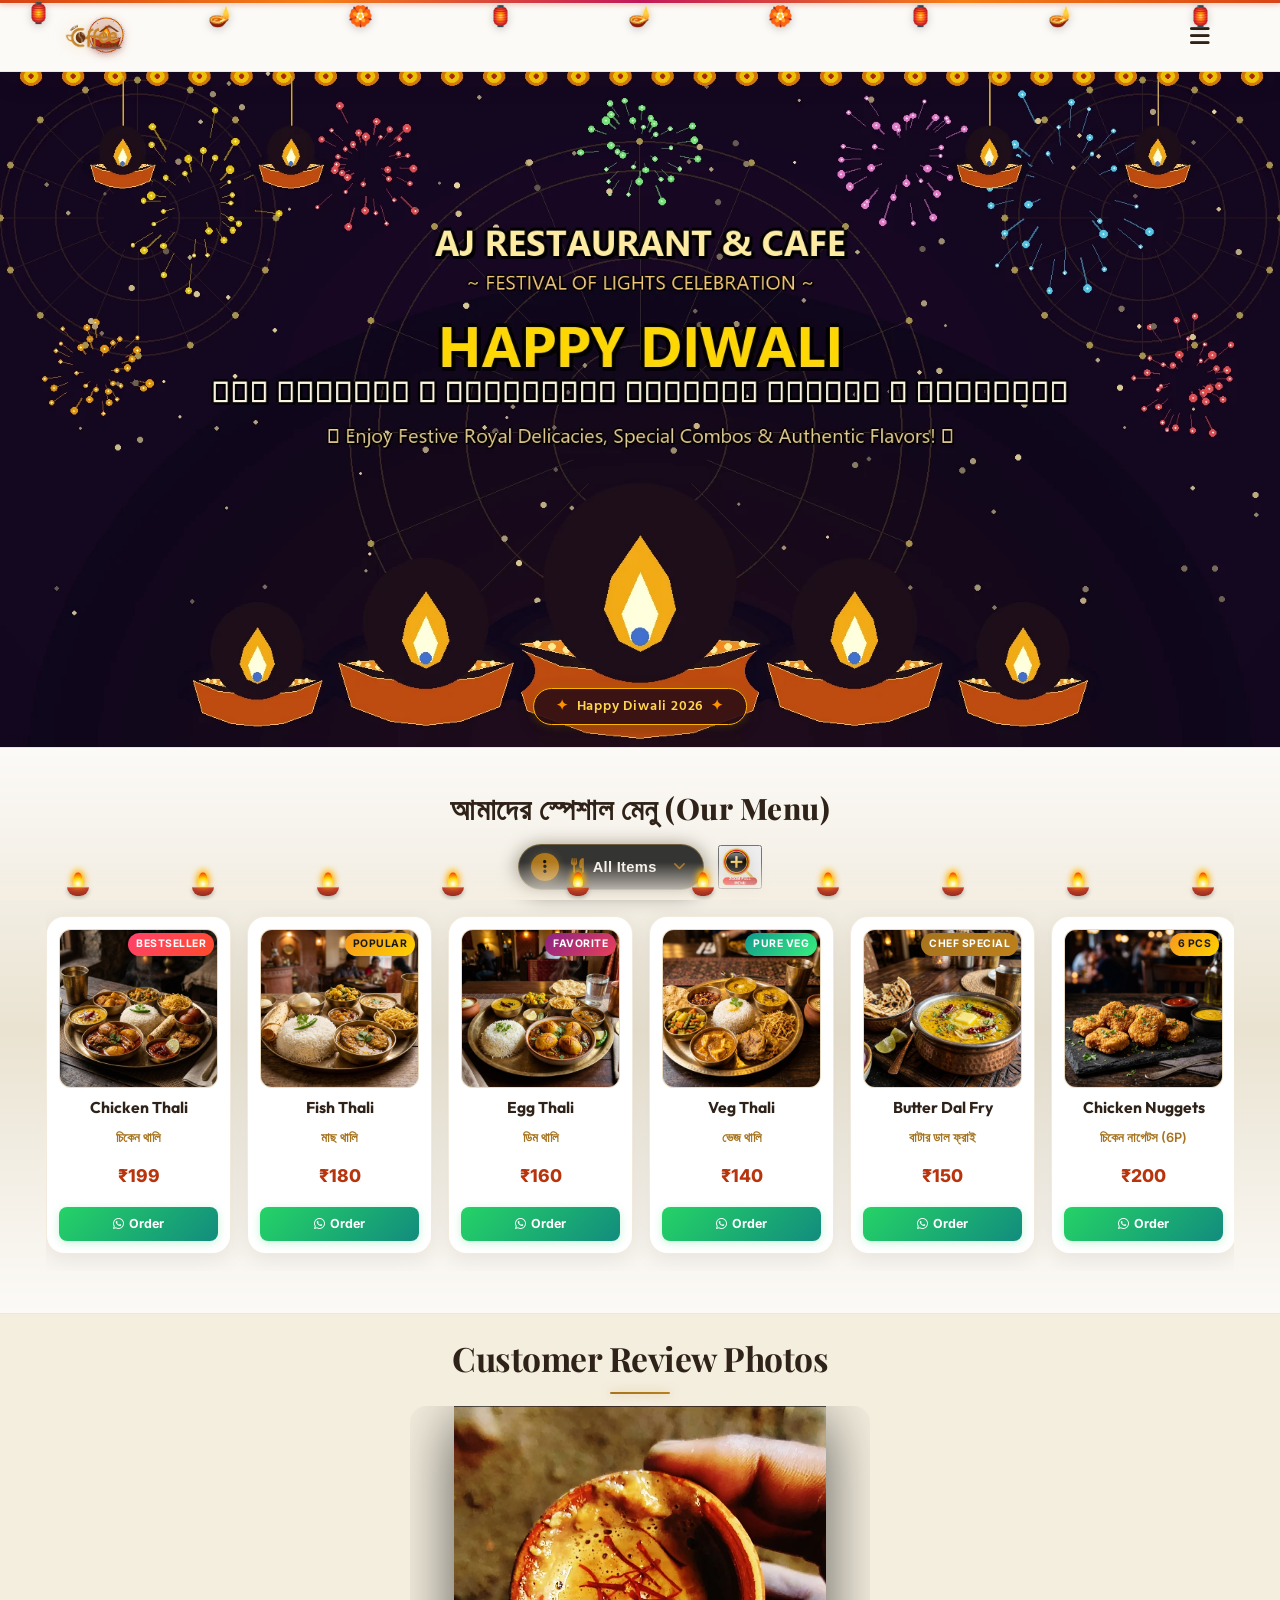
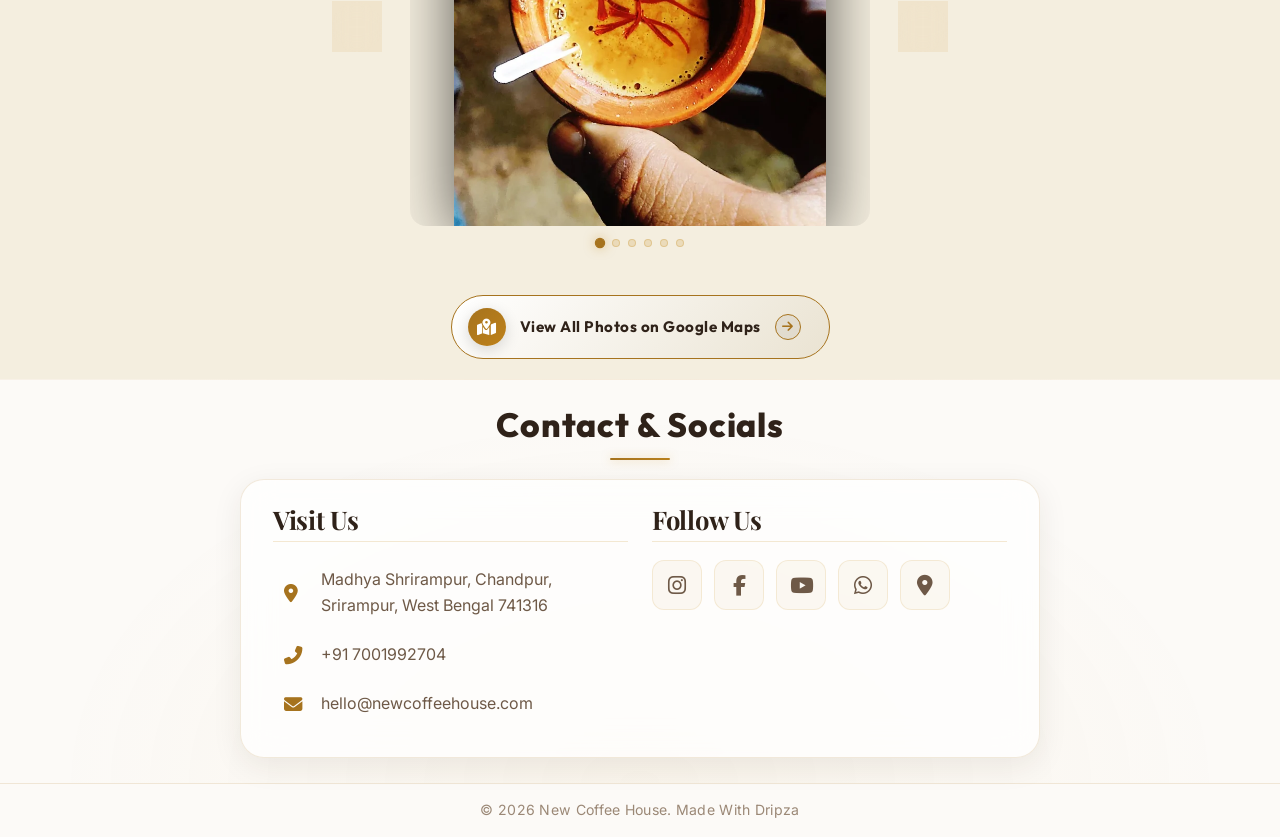
<file: index.html>
﻿<!DOCTYPE html>
<html lang="bn">

<head>
    <meta charset="UTF-8">
    <meta name="viewport" content="width=device-width, initial-scale=1.0">
    <title>New Coffee House</title>
    <link rel="icon" type="image/webp" href="assets/new-coffee-house-logo.webp">
    <link
        href="https://fonts.googleapis.com/css2?family=Playfair+Display:wght@400;600;700;800&family=Outfit:wght@300;400;600;800&family=Inter:wght@300;400;500;600&family=Hind+Siliguri:wght@400;600;700&display=swap"
        rel="stylesheet">
    <link rel="stylesheet" href="https://cdnjs.cloudflare.com/ajax/libs/font-awesome/6.4.0/css/all.min.css">
    <link rel="stylesheet" href="styles.css?v=1.3">
</head>

<body class="no-scroll diwali-theme">
    <!-- Preloader Screen -->
    <div id="preloader">
        <div class="preloader-content">
            <div class="preloader-diya-glow">🪔</div>
            <h1 class="preloader-title">Welcome to <br><span class="highlight">New Coffee House</span></h1>
            <div class="preloader-loader">
                <div class="loader-bar"></div>
            </div>
        </div>
    </div>

    <!-- Navbar -->
        <!-- Hanging Decorative Diwali Toran & Lanterns -->
    <div class="diwali-hanging-toran" aria-hidden="true">
        <div class="toran-string"></div>
        <div class="toran-items">
            <span class="toran-lantern tl1">🏮</span>
            <span class="toran-diya td1">🪔</span>
            <span class="toran-flower tf1">🏵️</span>
            <span class="toran-lantern tl2">🏮</span>
            <span class="toran-diya td2">🪔</span>
            <span class="toran-flower tf2">🏵️</span>
            <span class="toran-lantern tl3">🏮</span>
            <span class="toran-diya td3">🪔</span>
            <span class="toran-lantern tl4">🏮</span>
        </div>
    </div>
    <nav class="navbar">
        <div class="logo-container">
            <img src="assets/new-coffee-house-logo.webp" alt="New Coffee House" class="logo-brand-img">
            <div class="logo-text-wrapper">
                <span class="animated-football-header" title="Diwali Celebration">
                    <img src="assets/diwali_run_icon.webp" alt="Mahalaya Run Icon" style="object-fit: contain; filter: drop-shadow(0 2px 5px rgba(183, 28, 28, 0.4)) drop-shadow(0 1px 2px rgba(0, 0, 0, 0.25));">
                </span>
                <span class="logo-text">New Coffee House</span>
            </div>
        </div>
        <span class="rath-yatra-header-text diwali-header-text">✨ শুভ দীপাবলি ও কালীপূজা 🪔</span>
        <ul class="nav-links">
            <li><a href="#home">Home</a></li>
            <li><a href="#menu">Menu</a></li>
            <li><a href="#reviews">Reviews</a></li>
            <li><a href="#contact">Contact</a></li>
        </ul>
        <div class="navbar-actions">
            <div class="hamburger">
                <i class="fas fa-bars"></i>
            </div>
        </div>
    </nav>

    <!-- Hero Section -->
    <section id="home" class="hero">
        <div class="hero-bg banner-box">
            <img src="assets/diwali_greeting_banner.webp" alt="Happy Diwali Festival Banner" class="active">
            <img src="assets/hero_1.webp" alt="New Coffee House Background 1">
            <img src="assets/hero_2.webp" alt="New Coffee House Background 2">
            <img src="assets/hero_3.webp" alt="New Coffee House Background 3">
            <img src="assets/hero_4.webp" alt="New Coffee House Background 4">
            <img src="assets/hero_5.webp" alt="New Coffee House Background 5">
            <img src="assets/hero_6.webp" alt="New Coffee House Background 6">
            <div class="overlay"></div>
        </div>
        <!-- Interactive Diwali Fireworks Canvas Overlay -->
        <canvas id="diwali-fireworks-canvas"></canvas>
        <div class="hero-diwali-badge">
            <span class="sparkle-star">✦</span> Happy Diwali 2026 <span class="sparkle-star">✦</span>
        </div>
    </section>

                <!-- Digital Restaurant Menu Section -->
    <section id="menu" class="main-menu-section">
        <div class="menu-header-wrapper">
            <div class="menu-eyebrow-container">
                <span class="menu-eyebrow">আমাদের স্পেশাল মেনু (Our Menu)</span>
            </div>
        </div>

        <!-- Menu Category Filter Tabs -->
                <!-- Menu Category Filter Dropdown (Three-Dot Filter Menu) -->
        <!-- Menu Filter and Zoom Controls Row -->
        <div class="menu-filter-controls-row">
            <div class="menu-filter-dropdown-wrapper" id="main-menu-filter-dropdown-wrapper">
            <button type="button" class="menu-filter-dots-btn" id="main-menu-filter-dots-btn" aria-expanded="false" aria-haspopup="true" title="Filter Menu">
                <span class="three-dots-icon-box">
                    <i class="fas fa-ellipsis-v"></i>
                </span>
                <span class="current-filter-label" id="main-current-filter-label">
                    <i class="fas fa-utensils"></i>
                    <span>All Items</span>
                </span>
                <i class="fas fa-chevron-down filter-dropdown-arrow"></i>
            </button>

            <!-- Dropdown List of Category Filter Options -->
            <div class="menu-filter-dropdown-menu" id="main-menu-filter-dropdown-menu">
                <div class="menu-filter-dropdown-header">
                    <span><i class="fas fa-filter"></i> Filter Category</span>
                </div>
                <div class="menu-filter-dropdown-list">
                    <button type="button" class="menu-tab-btn active" data-category="all">
                        <span class="tab-btn-content">
                            <i class="fas fa-utensils tab-icon"></i>
                            <span class="tab-title">All Items</span>
                        </span>
                        <i class="fas fa-check active-indicator-icon"></i>
                    </button>
                    <button type="button" class="menu-tab-btn" data-category="thali">
                        <span class="tab-btn-content">
                            <i class="fas fa-bowl-rice tab-icon"></i>
                            <span class="tab-title">Bengali Thali</span>
                        </span>
                        <i class="fas fa-check active-indicator-icon"></i>
                    </button>
                    <button type="button" class="menu-tab-btn" data-category="snacks">
                        <span class="tab-btn-content">
                            <i class="fas fa-burger tab-icon"></i>
                            <span class="tab-title">Breakfast & Snacks</span>
                        </span>
                        <i class="fas fa-check active-indicator-icon"></i>
                    </button>
                    <button type="button" class="menu-tab-btn" data-category="beverages">
                        <span class="tab-btn-content">
                            <i class="fas fa-mug-hot tab-icon"></i>
                            <span class="tab-title">Tea & Coffee</span>
                        </span>
                        <i class="fas fa-check active-indicator-icon"></i>
                    </button>
                    <button type="button" class="menu-tab-btn" data-category="extras">
                        <span class="tab-btn-content">
                            <i class="fas fa-plate-wheat tab-icon"></i>
                            <span class="tab-title">Sides & Extras</span>
                        </span>
                        <i class="fas fa-check active-indicator-icon"></i>
                    </button>
                </div>
            </div>
        </div>

            <!-- Zoom Full Menu Button on Right Side of Filter -->
            <button type="button" class="menu-zoom-img-btn" id="open-full-menu-modal-btn" title="Open Complete Menu Card (সম্পূর্ণ মেনু)">
                    <img src="assets/zoom_full_menu_icon.webp" alt="Zoom Full Menu" class="zoom-full-menu-img">
                </button>
        </div>
        

        <!-- Menu Cards Horizontal Side-Scroll Wrapper -->
        <div class="main-menu-scroll-wrapper">
            <div class="main-menu-scroll-track" id="main-restaurant-menu-scroll">
                
                <!-- 1. Chicken Thali -->
                <div class="food-menu-card" data-category="thali">
                    <div class="food-card-badge bestseller">Bestseller</div>
                    <div class="food-card-img-box">
                        <img src="assets/menu_chicken_thali.webp" alt="Chicken Thali" loading="lazy">
                    </div>
                    <div class="food-card-body">
                        <h3 class="food-title">Chicken Thali</h3>
                        <span class="bengali-title">চিকেন থালি</span>
                        <span class="food-price">₹199</span>
                        <a href="https://wa.me/917001992704?text=Hi%20New%20Coffee%20House,%20I%20want%20to%20order%20Chicken%20Thali%20(₹199)" target="_blank" class="food-order-btn">
                            <i class="fab fa-whatsapp"></i> Order
                        </a>
                    </div>
                </div>

                <!-- 2. Fish Thali -->
                <div class="food-menu-card" data-category="thali">
                    <div class="food-card-badge popular">Popular</div>
                    <div class="food-card-img-box">
                        <img src="assets/menu_fish_thali.webp" alt="Fish Thali" loading="lazy">
                    </div>
                    <div class="food-card-body">
                        <h3 class="food-title">Fish Thali</h3>
                        <span class="bengali-title">মাছ থালি</span>
                        <span class="food-price">₹180</span>
                        <a href="https://wa.me/917001992704?text=Hi%20New%20Coffee%20House,%20I%20want%20to%20order%20Fish%20Thali%20(₹180)" target="_blank" class="food-order-btn">
                            <i class="fab fa-whatsapp"></i> Order
                        </a>
                    </div>
                </div>

                <!-- 3. Egg Thali -->
                <div class="food-menu-card" data-category="thali">
                    <div class="food-card-badge special">Favorite</div>
                    <div class="food-card-img-box">
                        <img src="assets/menu_egg_thali.webp" alt="Egg Thali" loading="lazy">
                    </div>
                    <div class="food-card-body">
                        <h3 class="food-title">Egg Thali</h3>
                        <span class="bengali-title">ডিম থালি</span>
                        <span class="food-price">₹160</span>
                        <a href="https://wa.me/917001992704?text=Hi%20New%20Coffee%20House,%20I%20want%20to%20order%20Egg%20Thali%20(₹160)" target="_blank" class="food-order-btn">
                            <i class="fab fa-whatsapp"></i> Order
                        </a>
                    </div>
                </div>

                <!-- 4. Veg Thali -->
                <div class="food-menu-card" data-category="thali">
                    <div class="food-card-badge pure-veg">Pure Veg</div>
                    <div class="food-card-img-box">
                        <img src="assets/menu_veg_thali.webp" alt="Veg Thali" loading="lazy">
                    </div>
                    <div class="food-card-body">
                        <h3 class="food-title">Veg Thali</h3>
                        <span class="bengali-title">ভেজ থালি</span>
                        <span class="food-price">₹140</span>
                        <a href="https://wa.me/917001992704?text=Hi%20New%20Coffee%20House,%20I%20want%20to%20order%20Veg%20Thali%20(₹140)" target="_blank" class="food-order-btn">
                            <i class="fab fa-whatsapp"></i> Order
                        </a>
                    </div>
                </div>

                <!-- 5. Butter Dal Fry -->
                <div class="food-menu-card" data-category="extras">
                    <div class="food-card-badge chef">Chef Special</div>
                    <div class="food-card-img-box">
                        <img src="assets/menu_butter_dal_fry.webp" alt="Butter Dal Fry" loading="lazy">
                    </div>
                    <div class="food-card-body">
                        <h3 class="food-title">Butter Dal Fry</h3>
                        <span class="bengali-title">বাটার ডাল ফ্রাই</span>
                        <span class="food-price">₹150</span>
                        <a href="https://wa.me/917001992704?text=Hi%20New%20Coffee%20House,%20I%20want%20to%20order%20Butter%20Dal%20Fry%20(₹150)" target="_blank" class="food-order-btn">
                            <i class="fab fa-whatsapp"></i> Order
                        </a>
                    </div>
                </div>

                <!-- 6. Chicken Nuggets -->
                <div class="food-menu-card" data-category="snacks">
                    <div class="food-card-badge popular">6 Pcs</div>
                    <div class="food-card-img-box">
                        <img src="assets/menu_chicken_nuggets.webp" alt="Chicken Nuggets" loading="lazy">
                    </div>
                    <div class="food-card-body">
                        <h3 class="food-title">Chicken Nuggets</h3>
                        <span class="bengali-title">চিকেন নাগেটস (6P)</span>
                        <span class="food-price">₹200</span>
                        <a href="https://wa.me/917001992704?text=Hi%20New%20Coffee%20House,%20I%20want%20to%20order%20Chicken%20Nuggets%20(₹200)" target="_blank" class="food-order-btn">
                            <i class="fab fa-whatsapp"></i> Order
                        </a>
                    </div>
                </div>

                <!-- 7. Aloo Tikki -->
                <div class="food-menu-card" data-category="snacks">
                    <div class="food-card-badge pure-veg">Big Size</div>
                    <div class="food-card-img-box">
                        <img src="assets/menu_aloo_tikki.webp" alt="Aloo Tikki Big Size" loading="lazy">
                    </div>
                    <div class="food-card-body">
                        <h3 class="food-title">Aloo Tikki 6P</h3>
                        <span class="bengali-title">আলু টিক্কি (6P)</span>
                        <span class="food-price">₹180</span>
                        <a href="https://wa.me/917001992704?text=Hi%20New%20Coffee%20House,%20I%20want%20to%20order%20Aloo%20Tikki%20(₹180)" target="_blank" class="food-order-btn">
                            <i class="fab fa-whatsapp"></i> Order
                        </a>
                    </div>
                </div>

                <!-- 8. Egg Maggie -->
                <div class="food-menu-card" data-category="snacks">
                    <div class="food-card-badge popular">Hot</div>
                    <div class="food-card-img-box">
                        <img src="assets/menu_egg_maggie.webp" alt="Egg Maggie" loading="lazy">
                    </div>
                    <div class="food-card-body">
                        <h3 class="food-title">Egg Maggie</h3>
                        <span class="bengali-title">এগ ম্যাগি</span>
                        <span class="food-price">₹80</span>
                        <a href="https://wa.me/917001992704?text=Hi%20New%20Coffee%20House,%20I%20want%20to%20order%20Egg%20Maggie%20(₹80)" target="_blank" class="food-order-btn">
                            <i class="fab fa-whatsapp"></i> Order
                        </a>
                    </div>
                </div>

                <!-- 9. Veg Maggie -->
                <div class="food-menu-card" data-category="snacks">
                    <div class="food-card-badge pure-veg">Veg</div>
                    <div class="food-card-img-box">
                        <img src="assets/menu_egg_maggie.webp" alt="Veg Maggie" loading="lazy">
                    </div>
                    <div class="food-card-body">
                        <h3 class="food-title">Veg Maggie</h3>
                        <span class="bengali-title">ভেজ ম্যাগি</span>
                        <span class="food-price">₹60</span>
                        <a href="https://wa.me/917001992704?text=Hi%20New%20Coffee%20House,%20I%20want%20to%20order%20Veg%20Maggie%20(₹60)" target="_blank" class="food-order-btn">
                            <i class="fab fa-whatsapp"></i> Order
                        </a>
                    </div>
                </div>

                <!-- 10. Bread Omelette -->
                <div class="food-menu-card" data-category="snacks">
                    <div class="food-card-badge special">Breakfast</div>
                    <div class="food-card-img-box">
                        <img src="assets/menu6.webp" alt="Bread Omelette Jam Butter" loading="lazy">
                    </div>
                    <div class="food-card-body">
                        <h3 class="food-title">Bread Omelette</h3>
                        <span class="bengali-title">ব্রেড ওমলেট / জ্যাম</span>
                        <span class="food-price">₹60</span>
                        <a href="https://wa.me/917001992704?text=Hi%20New%20Coffee%20House,%20I%20want%20to%20order%20Bread%20Omelette%20(₹60)" target="_blank" class="food-order-btn">
                            <i class="fab fa-whatsapp"></i> Order
                        </a>
                    </div>
                </div>

                <!-- 11. Chai & Coffee -->
                <div class="food-menu-card" data-category="beverages">
                    <div class="food-card-badge special">Hot</div>
                    <div class="food-card-img-box">
                        <img src="assets/menu_tea_coffee.webp" alt="Coffee" loading="lazy">
                    </div>
                    <div class="food-card-body">
                        <h3 class="food-title">Milk / Black Coffee</h3>
                        <span class="bengali-title">কফি (Min 2 Cup)</span>
                        <span class="food-price">₹50</span>
                        <a href="https://wa.me/917001992704?text=Hi%20New%20Coffee%20House,%20I%20want%20to%20order%20Coffee" target="_blank" class="food-order-btn">
                            <i class="fab fa-whatsapp"></i> Order
                        </a>
                    </div>
                </div>

                <!-- 12. Milk / Black Tea -->
                <div class="food-menu-card" data-category="beverages">
                    <div class="food-card-badge bestseller">Chai</div>
                    <div class="food-card-img-box">
                        <img src="assets/menu_tea_coffee.webp" alt="Tea" loading="lazy">
                    </div>
                    <div class="food-card-body">
                        <h3 class="food-title">Black / Milk Tea</h3>
                        <span class="bengali-title">চা (Min 2 Cup)</span>
                        <span class="food-price">₹25</span>
                        <a href="https://wa.me/917001992704?text=Hi%20New%20Coffee%20House,%20I%20want%20to%20order%20Tea" target="_blank" class="food-order-btn">
                            <i class="fab fa-whatsapp"></i> Order
                        </a>
                    </div>
                </div>

                <!-- 13. Green Tea -->
                <div class="food-menu-card" data-category="beverages">
                    <div class="food-card-badge pure-veg">Healthy</div>
                    <div class="food-card-img-box">
                        <img src="assets/menu_tea_coffee.webp" alt="Green Tea" loading="lazy">
                    </div>
                    <div class="food-card-body">
                        <h3 class="food-title">Green Tea</h3>
                        <span class="bengali-title">গ্রিন টি (Min 2 Cup)</span>
                        <span class="food-price">₹40</span>
                        <a href="https://wa.me/917001992704?text=Hi%20New%20Coffee%20House,%20I%20want%20to%20order%20Green%20Tea" target="_blank" class="food-order-btn">
                            <i class="fab fa-whatsapp"></i> Order
                        </a>
                    </div>
                </div>

                <!-- 14. Extra Chicken 4P -->
                <div class="food-menu-card" data-category="extras">
                    <div class="food-card-badge popular">4 Pcs</div>
                    <div class="food-card-img-box">
                        <img src="assets/menu_chicken_thali.webp" alt="Extra Chicken" loading="lazy">
                    </div>
                    <div class="food-card-body">
                        <h3 class="food-title">Extra Chicken (4P)</h3>
                        <span class="bengali-title">চিকেন কারি (4P)</span>
                        <span class="food-price">₹180</span>
                        <a href="https://wa.me/917001992704?text=Hi%20New%20Coffee%20House,%20I%20want%20to%20order%20Extra%20Chicken%204P%20(₹180)" target="_blank" class="food-order-btn">
                            <i class="fab fa-whatsapp"></i> Order
                        </a>
                    </div>
                </div>

                <!-- 15. Extra Mutton 1P -->
                <div class="food-menu-card" data-category="extras">
                    <div class="food-card-badge special">Special</div>
                    <div class="food-card-img-box">
                        <img src="assets/menu3.webp" alt="Extra Mutton" loading="lazy">
                    </div>
                    <div class="food-card-body">
                        <h3 class="food-title">Extra Mutton (1P)</h3>
                        <span class="bengali-title">মটন (স্পেশাল অর্ডার)</span>
                        <span class="food-price">₹80</span>
                        <a href="https://wa.me/917001992704?text=Hi%20New%20Coffee%20House,%20I%20want%20to%20order%20Extra%20Mutton%20(₹80)" target="_blank" class="food-order-btn">
                            <i class="fab fa-whatsapp"></i> Order
                        </a>
                    </div>
                </div>

                <!-- 16. Extra Fish 1P -->
                <div class="food-menu-card" data-category="extras">
                    <div class="food-card-badge popular">1 Pc</div>
                    <div class="food-card-img-box">
                        <img src="assets/menu_fish_thali.webp" alt="Extra Fish" loading="lazy">
                    </div>
                    <div class="food-card-body">
                        <h3 class="food-title">Extra Fish (1P)</h3>
                        <span class="bengali-title">মাছ ১ পিস</span>
                        <span class="food-price">₹80</span>
                        <a href="https://wa.me/917001992704?text=Hi%20New%20Coffee%20House,%20I%20want%20to%20order%20Extra%20Fish%20(₹80)" target="_blank" class="food-order-btn">
                            <i class="fab fa-whatsapp"></i> Order
                        </a>
                    </div>
                </div>

                <!-- 17. Green Salad -->
                <div class="food-menu-card" data-category="extras">
                    <div class="food-card-badge pure-veg">Fresh</div>
                    <div class="food-card-img-box">
                        <img src="assets/menu_veg_thali.webp" alt="Green Salad" loading="lazy">
                    </div>
                    <div class="food-card-body">
                        <h3 class="food-title">Green Salad</h3>
                        <span class="bengali-title">গ্রিন স্যালাড</span>
                        <span class="food-price">₹100</span>
                        <a href="https://wa.me/917001992704?text=Hi%20New%20Coffee%20House,%20I%20want%20to%20order%20Green%20Salad%20(₹100)" target="_blank" class="food-order-btn">
                            <i class="fab fa-whatsapp"></i> Order
                        </a>
                    </div>
                </div>

                <!-- 18. Extra Egg (2P) -->
                <div class="food-menu-card" data-category="extras">
                    <div class="food-card-badge special">2 Pcs</div>
                    <div class="food-card-img-box">
                        <img src="assets/menu_egg_thali.webp" alt="Extra Egg 2P" loading="lazy">
                    </div>
                    <div class="food-card-body">
                        <h3 class="food-title">Extra Egg (2P)</h3>
                        <span class="bengali-title">ডিম (২ পিস)</span>
                        <span class="food-price">₹50</span>
                        <a href="https://wa.me/917001992704?text=Hi%20New%20Coffee%20House,%20I%20want%20to%20order%20Extra%20Egg%202P%20(₹50)" target="_blank" class="food-order-btn">
                            <i class="fab fa-whatsapp"></i> Order
                        </a>
                    </div>
                </div>

                <!-- 19. Extra Rice -->
                <div class="food-menu-card" data-category="extras">
                    <div class="food-card-badge popular">1 Plate</div>
                    <div class="food-card-img-box">
                        <img src="assets/menu_veg_thali.webp" alt="Extra Rice" loading="lazy">
                    </div>
                    <div class="food-card-body">
                        <h3 class="food-title">Extra Rice</h3>
                        <span class="bengali-title">এক্সট্রা ভাত</span>
                        <span class="food-price">₹50</span>
                        <a href="https://wa.me/917001992704?text=Hi%20New%20Coffee%20House,%20I%20want%20to%20order%20Extra%20Rice%20(₹50)" target="_blank" class="food-order-btn">
                            <i class="fab fa-whatsapp"></i> Order
                        </a>
                    </div>
                </div>

                <!-- 20. Extra Misti / Papad / Roti -->
                <div class="food-menu-card" data-category="extras">
                    <div class="food-card-badge pure-veg">Per Pc</div>
                    <div class="food-card-img-box">
                        <img src="assets/menu2.webp" alt="Extra Misti Papad Roti" loading="lazy">
                    </div>
                    <div class="food-card-body">
                        <h3 class="food-title">Extra Misti / Papad / Roti</h3>
                        <span class="bengali-title">মিষ্টি / পাঁপড় / রুটি</span>
                        <span class="food-price">₹10</span>
                        <a href="https://wa.me/917001992704?text=Hi%20New%20Coffee%20House,%20I%20want%20to%20order%20Extra%20Misti%20Papad%20Roti%20(₹10)" target="_blank" class="food-order-btn">
                            <i class="fab fa-whatsapp"></i> Order
                        </a>
                    </div>
                </div>

                <!-- 21. Extra Sabji / Dal / Vaji -->
                <div class="food-menu-card" data-category="extras">
                    <div class="food-card-badge pure-veg">Side Bowl</div>
                    <div class="food-card-img-box">
                        <img src="assets/menu_butter_dal_fry.webp" alt="Extra Sabji Dal Vaji" loading="lazy">
                    </div>
                    <div class="food-card-body">
                        <h3 class="food-title">Extra Sabji / Dal / Vaji</h3>
                        <span class="bengali-title">সবজি / ডাল / ভাজি</span>
                        <span class="food-price">₹30</span>
                        <a href="https://wa.me/917001992704?text=Hi%20New%20Coffee%20House,%20I%20want%20to%20order%20Extra%20Sabji%20Dal%20Vaji%20(₹30)" target="_blank" class="food-order-btn">
                            <i class="fab fa-whatsapp"></i> Order
                        </a>
                    </div>
                </div>

                <!-- 18. Water Bottle -->
                <div class="food-menu-card" data-category="beverages">
                    <div class="food-card-badge pure-veg">Mineral</div>
                    <div class="food-card-img-box">
                        <img src="assets/menu5.webp" alt="Water Bottle" loading="lazy">
                    </div>
                    <div class="food-card-body">
                        <h3 class="food-title">Water Bottle</h3>
                        <span class="bengali-title">জল 1L / 2L</span>
                        <span class="food-price">₹20 / ₹30</span>
                        <a href="https://wa.me/917001992704?text=Hi%20New%20Coffee%20House,%20I%20want%20to%20order%20Water%20Bottle" target="_blank" class="food-order-btn">
                            <i class="fab fa-whatsapp"></i> Order
                        </a>
                    </div>
                </div>

            </div>
        </div>
    </section>

    <!-- Reviews Section (Photo Gallery) -->
    <section id="reviews" class="reviews-section">
        <h2 class="section-title">Customer Review Photos</h2>
        <div class="reviews-slider-container">
            <div class="reviews-slider">
                <div class="review-slide active">
                    <img src="assets/review_1.webp" alt="Customer Review 1">
                </div>
                <div class="review-slide">
                    <img src="assets/review_2.webp" alt="Customer Review 2">
                </div>
                <div class="review-slide">
                    <img src="assets/review_3.webp" alt="Customer Review 3">
                </div>
                <div class="review-slide">
                    <img src="assets/review_4.webp" alt="Customer Review 4">
                </div>
                <div class="review-slide">
                    <img src="assets/review_5.webp" alt="Customer Review 5">
                </div>
                <div class="review-slide">
                    <img src="assets/review_6.webp" alt="Customer Review 6">
                </div>
            </div>

            <!-- Slider Controls -->
            <button class="slider-btn prev-btn"><i class="fas fa-chevron-left"></i></button>
            <button class="slider-btn next-btn"><i class="fas fa-chevron-right"></i></button>

            <!-- Slider Dots -->
            <div class="slider-dots">
                <span class="dot active" data-index="0"></span>
                <span class="dot" data-index="1"></span>
                <span class="dot" data-index="2"></span>
                <span class="dot" data-index="3"></span>
                <span class="dot" data-index="4"></span>
                <span class="dot" data-index="5"></span>
            </div>
        </div>
        <div style="text-align: center; margin-top: 3rem;">
            <div class="reviews-cta-wrapper">
            <a href="https://maps.app.goo.gl/cSSG3Zw31N3qdsV46" target="_blank" class="modern-maps-btn" title="Open Google Maps Gallery">
                <span class="maps-icon-badge"><i class="fas fa-map-marked-alt"></i></span>
                <span class="maps-btn-text">View All Photos on Google Maps</span>
                <span class="maps-arrow-circle"><i class="fas fa-arrow-right"></i></span>
            </a>
        </div>
        </div>
    </section>

    <!-- Contact & Footer -->
    <section id="contact" class="contact-section">
        <h2 class="section-title">Contact & Socials</h2>
        <div class="contact-container glassmorphism">
            <div class="contact-info">
                <h2>Visit Us</h2>
                <div class="info-item">
                    <a href="https://maps.app.goo.gl/ATUE7Ay1VUeiGssj7" target="_blank"
                        style="color: inherit; text-decoration: none; display: flex; align-items: center; gap: 15px;">
                        <i class="fas fa-map-marker-alt"></i>
                        <p>Madhya Shrirampur, Chandpur, Srirampur, West Bengal 741316</p>
                    </a>
                </div>
                <div class="info-item">
                    <a href="tel:+917001992704" style="color: inherit; text-decoration: none; display: flex; align-items: center; gap: 15px;">
                        <i class="fas fa-phone-alt"></i>
                        <p>+91 7001992704</p>
                    </a>
                </div>
                <div class="info-item">
                    <a href="mailto:hello@newcoffeehouse.com" style="color: inherit; text-decoration: none; display: flex; align-items: center; gap: 15px;">
                        <i class="fas fa-envelope"></i>
                        <p>hello@newcoffeehouse.com</p>
                    </a>
                </div>
            </div>
            <div class="social-links">
                <h2>Follow Us</h2>
                <div class="social-icons">
                    <a href="#" class="social-icon"><i class="fab fa-instagram"></i></a>
                    <a href="#" class="social-icon"><i class="fab fa-facebook-f"></i></a>
                    <a href="#" class="social-icon"><i class="fab fa-youtube"></i></a>
                    <a href="https://wa.me/917001992704" target="_blank" class="social-icon"><i
                            class="fab fa-whatsapp"></i></a>
                    <a href="https://maps.app.goo.gl/ATUE7Ay1VUeiGssj7" target="_blank" class="social-icon"><i
                            class="fas fa-map-marker-alt"></i></a>
                </div>
            </div>
        </div>
    </section>

    <footer>
        <p>&copy; 2026 New Coffee House. Made With Dripza</p>
    </footer>

    <!-- Full Menu Interactive Modal -->
    <div class="full-menu-modal" id="full-menu-modal" aria-hidden="true">
        <div class="full-menu-modal-overlay" id="full-menu-modal-overlay"></div>
        <div class="full-menu-modal-container">
            <!-- Modal Sticky Top Header Container (Header + Hero Title + Search + Category Tabs) -->
            <div class="full-menu-modal-top-section">
                <!-- Modal Header -->
                <div class="full-menu-modal-header">
                    <div class="full-menu-modal-header-left">
                        <button class="menu-modal-close-btn" id="close-full-menu-modal-btn" aria-label="Close Full Menu">
                            <i class="fas fa-arrow-left"></i> <span>Back</span>
                        </button>
                        <div class="full-menu-modal-title">
                            New Coffee House
                        </div>
                    </div>
                    <div class="full-menu-modal-header-right">
                        <a href="#modal-order-timings" class="menu-modal-timing-btn" id="modal-timing-btn" title="Order Timings">
                            <i class="fas fa-clock"></i> <span>Timings</span>
                        </a>
                        <a href="tel:917001992704" class="menu-modal-call-btn">
                            <i class="fas fa-phone-alt"></i> <span>917001992704</span>
                        </a>
                        <button class="menu-modal-close-icon-btn" id="close-full-menu-icon-btn" aria-label="Close">
                            <i class="fas fa-times"></i>
                        </button>
                    </div>
                </div>

                <!-- Modal Hero Header -->
                <div class="full-menu-hero">
                    <h1>Complete Menu Card <span class="bengali-heading">আমাদের সম্পূর্ণ ডিজিটাল মেনু</span></h1>
                </div>

                <!-- Search Bar & Category Filter Tabs -->
                <div class="menu-control-bar">
                    

                    <!-- Modal Category Filter Dropdown (Three-Dot Filter Menu) -->
                    <div class="menu-filter-dropdown-wrapper" id="modal-menu-filter-dropdown-wrapper">
            <button type="button" class="menu-filter-dots-btn" id="modal-menu-filter-dots-btn" aria-expanded="false" aria-haspopup="true" title="Filter Menu">
                <span class="three-dots-icon-box">
                    <i class="fas fa-ellipsis-v"></i>
                </span>
                <span class="current-filter-label" id="modal-current-filter-label">
                    <i class="fas fa-utensils"></i>
                    <span>All Items</span>
                </span>
                <i class="fas fa-chevron-down filter-dropdown-arrow"></i>
            </button>

            <!-- Dropdown List of Category Filter Options -->
            <div class="menu-filter-dropdown-menu" id="modal-menu-filter-dropdown-menu">
                <div class="menu-filter-dropdown-header">
                    <span><i class="fas fa-filter"></i> Filter Category</span>
                </div>
                <div class="menu-filter-dropdown-list">
                    <button type="button" class="menu-tab-btn active" data-category="all">
                        <span class="tab-btn-content">
                            <i class="fas fa-utensils tab-icon"></i>
                            <span class="tab-title">All Items</span>
                        </span>
                        <i class="fas fa-check active-indicator-icon"></i>
                    </button>
                    <button type="button" class="menu-tab-btn" data-category="thali">
                        <span class="tab-btn-content">
                            <i class="fas fa-bowl-rice tab-icon"></i>
                            <span class="tab-title">Bengali Thali</span>
                        </span>
                        <i class="fas fa-check active-indicator-icon"></i>
                    </button>
                    <button type="button" class="menu-tab-btn" data-category="snacks">
                        <span class="tab-btn-content">
                            <i class="fas fa-burger tab-icon"></i>
                            <span class="tab-title">Breakfast & Snacks</span>
                        </span>
                        <i class="fas fa-check active-indicator-icon"></i>
                    </button>
                    <button type="button" class="menu-tab-btn" data-category="beverages">
                        <span class="tab-btn-content">
                            <i class="fas fa-mug-hot tab-icon"></i>
                            <span class="tab-title">Tea & Coffee</span>
                        </span>
                        <i class="fas fa-check active-indicator-icon"></i>
                    </button>
                    <button type="button" class="menu-tab-btn" data-category="extras">
                        <span class="tab-btn-content">
                            <i class="fas fa-plate-wheat tab-icon"></i>
                            <span class="tab-title">Sides & Extras</span>
                        </span>
                        <i class="fas fa-check active-indicator-icon"></i>
                    </button>
                </div>
            </div>
                </div>

                    <div class="search-box-wrapper">
                        <i class="fas fa-search"></i>
                        <input type="text" id="modal-menu-search-input" placeholder="খাবারের নাম লিখে খুঁজুন (Search dishes...)" autocomplete="off" enterkeyhint="search">
                        <button type="button" id="modal-menu-search-clear" class="search-clear-btn" aria-label="Clear search" title="à¦®à§à¦›à§‡ à¦«à§‡à¦²à§à¦¨ (Clear)">
                            <i class="fas fa-times"></i>
                        </button>
                    </div>
            </div>
            </div>

            <div class="full-menu-modal-body">
                <!-- Complete Menu Card Grid -->
                <div class="compact-menu-grid-container">
                    <div class="compact-grid" id="modal-full-menu-grid">

                        <!-- 1. Chicken Thali -->
                        <div class="food-menu-card" data-category="thali" data-keywords="chicken thali murgi murgir mangsho rice dal sabji thali">
                            <div class="food-card-badge bestseller">Bestseller</div>
                            <div class="food-card-img-box">
                                <img src="assets/menu_chicken_thali.webp" alt="Chicken Thali" loading="lazy">
                            </div>
                            <div class="food-card-body">
                                <h3 class="food-title">Chicken Thali</h3>
                                <span class="bengali-title">চিকেন থালি</span>
                                <span class="food-price">₹199</span>
                                <a href="https://wa.me/917001992704?text=Hi%20New%20Coffee%20House,%20I%20want%20to%20order%20Chicken%20Thali%20(₹199)" target="_blank" class="food-order-btn">
                                    <i class="fab fa-whatsapp"></i> Order
                                </a>
                            </div>
                        </div>

                        <!-- 2. Fish Thali -->
                        <div class="food-menu-card" data-category="thali" data-keywords="fish thali macher thali mach jhol rui katla rice dal thali">
                            <div class="food-card-badge popular">Popular</div>
                            <div class="food-card-img-box">
                                <img src="assets/menu_fish_thali.webp" alt="Fish Thali" loading="lazy">
                            </div>
                            <div class="food-card-body">
                                <h3 class="food-title">Fish Thali</h3>
                                <span class="bengali-title">মাছ থালি</span>
                                <span class="food-price">₹180</span>
                                <a href="https://wa.me/917001992704?text=Hi%20New%20Coffee%20House,%20I%20want%20to%20order%20Fish%20Thali%20(₹180)" target="_blank" class="food-order-btn">
                                    <i class="fab fa-whatsapp"></i> Order
                                </a>
                            </div>
                        </div>

                        <!-- 3. Egg Thali -->
                        <div class="food-menu-card" data-category="thali" data-keywords="egg thali dimer thali dim kosha rice dal thali">
                            <div class="food-card-badge special">Favorite</div>
                            <div class="food-card-img-box">
                                <img src="assets/menu_egg_thali.webp" alt="Egg Thali" loading="lazy">
                            </div>
                            <div class="food-card-body">
                                <h3 class="food-title">Egg Thali</h3>
                                <span class="bengali-title">ডিম থালি</span>
                                <span class="food-price">₹160</span>
                                <a href="https://wa.me/917001992704?text=Hi%20New%20Coffee%20House,%20I%20want%20to%20order%20Egg%20Thali%20(₹160)" target="_blank" class="food-order-btn">
                                    <i class="fab fa-whatsapp"></i> Order
                                </a>
                            </div>
                        </div>

                        <!-- 4. Veg Thali -->
                        <div class="food-menu-card" data-category="thali" data-keywords="veg thali niramish thali paneer dal sabji rice mishti doi">
                            <div class="food-card-badge pure-veg">Pure Veg</div>
                            <div class="food-card-img-box">
                                <img src="assets/menu_veg_thali.webp" alt="Veg Thali" loading="lazy">
                            </div>
                            <div class="food-card-body">
                                <h3 class="food-title">Veg Thali</h3>
                                <span class="bengali-title">ভেজ থালি</span>
                                <span class="food-price">₹140</span>
                                <a href="https://wa.me/917001992704?text=Hi%20New%20Coffee%20House,%20I%20want%20to%20order%20Veg%20Thali%20(₹140)" target="_blank" class="food-order-btn">
                                    <i class="fab fa-whatsapp"></i> Order
                                </a>
                            </div>
                        </div>

                        <!-- 5. Butter Dal Fry -->
                        <div class="food-menu-card" data-category="extras" data-keywords="butter dal fry yellow dal tadka veg">
                            <div class="food-card-badge chef">Chef Special</div>
                            <div class="food-card-img-box">
                                <img src="assets/menu_butter_dal_fry.webp" alt="Butter Dal Fry" loading="lazy">
                            </div>
                            <div class="food-card-body">
                                <h3 class="food-title">Butter Dal Fry</h3>
                                <span class="bengali-title">বাটার ডাল ফ্রাই</span>
                                <span class="food-price">₹150</span>
                                <a href="https://wa.me/917001992704?text=Hi%20New%20Coffee%20House,%20I%20want%20to%20order%20Butter%20Dal%20Fry%20(₹150)" target="_blank" class="food-order-btn">
                                    <i class="fab fa-whatsapp"></i> Order
                                </a>
                            </div>
                        </div>

                        <!-- 6. Chicken Nuggets (6P) -->
                        <div class="food-menu-card" data-category="snacks" data-keywords="chicken nuggets 6p fried snacks non-veg">
                            <div class="food-card-badge popular">6 Pcs</div>
                            <div class="food-card-img-box">
                                <img src="assets/menu_chicken_nuggets.webp" alt="Chicken Nuggets" loading="lazy">
                            </div>
                            <div class="food-card-body">
                                <h3 class="food-title">Chicken Nuggets</h3>
                                <span class="bengali-title">চিকেন নাগেটস (6P)</span>
                                <span class="food-price">₹200</span>
                                <a href="https://wa.me/917001992704?text=Hi%20New%20Coffee%20House,%20I%20want%20to%20order%20Chicken%20Nuggets%20(₹200)" target="_blank" class="food-order-btn">
                                    <i class="fab fa-whatsapp"></i> Order
                                </a>
                            </div>
                        </div>

                        <!-- 7. Aloo Tikki Big Size (6P) -->
                        <div class="food-menu-card" data-category="snacks" data-keywords="aloo tikki potato cutlet snacks big size veg">
                            <div class="food-card-badge pure-veg">Big Size</div>
                            <div class="food-card-img-box">
                                <img src="assets/menu_aloo_tikki.webp" alt="Aloo Tikki Big Size" loading="lazy">
                            </div>
                            <div class="food-card-body">
                                <h3 class="food-title">Aloo Tikki 6P</h3>
                                <span class="bengali-title">আলু টিক্কি (6P)</span>
                                <span class="food-price">₹180</span>
                                <a href="https://wa.me/917001992704?text=Hi%20New%20Coffee%20House,%20I%20want%20to%20order%20Aloo%20Tikki%20(₹180)" target="_blank" class="food-order-btn">
                                    <i class="fab fa-whatsapp"></i> Order
                                </a>
                            </div>
                        </div>

                        <!-- 8. Egg Maggie -->
                        <div class="food-menu-card" data-category="snacks" data-keywords="egg maggie noodles masala snacks">
                            <div class="food-card-badge popular">Hot</div>
                            <div class="food-card-img-box">
                                <img src="assets/menu_egg_maggie.webp" alt="Egg Maggie" loading="lazy">
                            </div>
                            <div class="food-card-body">
                                <h3 class="food-title">Egg Maggie</h3>
                                <span class="bengali-title">এগ ম্যাগি</span>
                                <span class="food-price">₹80</span>
                                <a href="https://wa.me/917001992704?text=Hi%20New%20Coffee%20House,%20I%20want%20to%20order%20Egg%20Maggie%20(₹80)" target="_blank" class="food-order-btn">
                                    <i class="fab fa-whatsapp"></i> Order
                                </a>
                            </div>
                        </div>

                        <!-- 9. Veg Maggie -->
                        <div class="food-menu-card" data-category="snacks" data-keywords="veg maggie masala noodles snacks vegetarian">
                            <div class="food-card-badge pure-veg">Veg</div>
                            <div class="food-card-img-box">
                                <img src="assets/menu_egg_maggie.webp" alt="Veg Maggie" loading="lazy">
                            </div>
                            <div class="food-card-body">
                                <h3 class="food-title">Veg Maggie</h3>
                                <span class="bengali-title">ভেজ ম্যাগি</span>
                                <span class="food-price">₹60</span>
                                <a href="https://wa.me/917001992704?text=Hi%20New%20Coffee%20House,%20I%20want%20to%20order%20Veg%20Maggie%20(₹60)" target="_blank" class="food-order-btn">
                                    <i class="fab fa-whatsapp"></i> Order
                                </a>
                            </div>
                        </div>

                        <!-- 10. Bread Omelette / Jam / Butter -->
                        <div class="food-menu-card" data-category="snacks" data-keywords="bread omelette jam butter breakfast toast egg">
                            <div class="food-card-badge special">Breakfast</div>
                            <div class="food-card-img-box">
                                <img src="assets/menu6.webp" alt="Bread Omelette Jam Butter" loading="lazy">
                            </div>
                            <div class="food-card-body">
                                <h3 class="food-title">Bread Omelette</h3>
                                <span class="bengali-title">ব্রেড ওমলেট / জ্যাম</span>
                                <span class="food-price">₹60</span>
                                <a href="https://wa.me/917001992704?text=Hi%20New%20Coffee%20House,%20I%20want%20to%20order%20Bread%20Omelette%20(₹60)" target="_blank" class="food-order-btn">
                                    <i class="fab fa-whatsapp"></i> Order
                                </a>
                            </div>
                        </div>

                        <!-- 11. Milk / Black Coffee -->
                        <div class="food-menu-card" data-category="beverages" data-keywords="coffee milk coffee black coffee hot drink beverages espresso">
                            <div class="food-card-badge special">Hot</div>
                            <div class="food-card-img-box">
                                <img src="assets/menu_tea_coffee.webp" alt="Milk and Black Coffee" loading="lazy">
                            </div>
                            <div class="food-card-body">
                                <h3 class="food-title">Milk / Black Coffee</h3>
                                <span class="bengali-title">কফি (Min 2 Cup)</span>
                                <span class="food-price">₹50</span>
                                <a href="https://wa.me/917001992704?text=Hi%20New%20Coffee%20House,%20I%20want%20to%20order%20Coffee" target="_blank" class="food-order-btn">
                                    <i class="fab fa-whatsapp"></i> Order
                                </a>
                            </div>
                        </div>

                        <!-- 12. Black / Milk Tea -->
                        <div class="food-menu-card" data-category="beverages" data-keywords="tea chai milk tea black tea masala chai beverage">
                            <div class="food-card-badge bestseller">Chai</div>
                            <div class="food-card-img-box">
                                <img src="assets/menu_tea_coffee.webp" alt="Black and Milk Tea" loading="lazy">
                            </div>
                            <div class="food-card-body">
                                <h3 class="food-title">Black / Milk Tea</h3>
                                <span class="bengali-title">চা (Min 2 Cup)</span>
                                <span class="food-price">₹25</span>
                                <a href="https://wa.me/917001992704?text=Hi%20New%20Coffee%20House,%20I%20want%20to%20order%20Tea" target="_blank" class="food-order-btn">
                                    <i class="fab fa-whatsapp"></i> Order
                                </a>
                            </div>
                        </div>

                        <!-- 13. Green Tea -->
                        <div class="food-menu-card" data-category="beverages" data-keywords="green tea healthy detox hot beverage">
                            <div class="food-card-badge pure-veg">Healthy</div>
                            <div class="food-card-img-box">
                                <img src="assets/menu_tea_coffee.webp" alt="Green Tea" loading="lazy">
                            </div>
                            <div class="food-card-body">
                                <h3 class="food-title">Green Tea</h3>
                                <span class="bengali-title">গ্রিন টি (Min 2 Cup)</span>
                                <span class="food-price">₹40</span>
                                <a href="https://wa.me/917001992704?text=Hi%20New%20Coffee%20House,%20I%20want%20to%20order%20Green%20Tea" target="_blank" class="food-order-btn">
                                    <i class="fab fa-whatsapp"></i> Order
                                </a>
                            </div>
                        </div>

                        <!-- 14. Extra Chicken (4P) -->
                        <div class="food-menu-card" data-category="extras" data-keywords="extra chicken 4p murgir mangsho chicken curry side non-veg">
                            <div class="food-card-badge popular">4 Pcs</div>
                            <div class="food-card-img-box">
                                <img src="assets/menu_chicken_thali.webp" alt="Extra Chicken 4P" loading="lazy">
                            </div>
                            <div class="food-card-body">
                                <h3 class="food-title">Extra Chicken (4P)</h3>
                                <span class="bengali-title">চিকেন কারি (4P)</span>
                                <span class="food-price">₹180</span>
                                <a href="https://wa.me/917001992704?text=Hi%20New%20Coffee%20House,%20I%20want%20to%20order%20Extra%20Chicken%204P%20(₹180)" target="_blank" class="food-order-btn">
                                    <i class="fab fa-whatsapp"></i> Order
                                </a>
                            </div>
                        </div>

                        <!-- 15. Extra Mutton (1P - Special Order) -->
                        <div class="food-menu-card" data-category="extras" data-keywords="extra mutton 1p khasi mangsho mutton kosha special non-veg">
                            <div class="food-card-badge special">Special</div>
                            <div class="food-card-img-box">
                                <img src="assets/menu3.webp" alt="Extra Mutton 1P" loading="lazy">
                            </div>
                            <div class="food-card-body">
                                <h3 class="food-title">Extra Mutton (1P)</h3>
                                <span class="bengali-title">মটন (স্পেশাল অর্ডার)</span>
                                <span class="food-price">₹80</span>
                                <a href="https://wa.me/917001992704?text=Hi%20New%20Coffee%20House,%20I%20want%20to%20order%20Extra%20Mutton%20(₹80)" target="_blank" class="food-order-btn">
                                    <i class="fab fa-whatsapp"></i> Order
                                </a>
                            </div>
                        </div>

                        <!-- 16. Extra Fish (1P) -->
                        <div class="food-menu-card" data-category="extras" data-keywords="extra fish 1p macher jhol rui katla side non-veg">
                            <div class="food-card-badge popular">1 Pc</div>
                            <div class="food-card-img-box">
                                <img src="assets/menu_fish_thali.webp" alt="Extra Fish 1P" loading="lazy">
                            </div>
                            <div class="food-card-body">
                                <h3 class="food-title">Extra Fish (1P)</h3>
                                <span class="bengali-title">মাছ ১ পিস</span>
                                <span class="food-price">₹80</span>
                                <a href="https://wa.me/917001992704?text=Hi%20New%20Coffee%20House,%20I%20want%20to%20order%20Extra%20Fish%20(₹80)" target="_blank" class="food-order-btn">
                                    <i class="fab fa-whatsapp"></i> Order
                                </a>
                            </div>
                        </div>

                        <!-- 17. Green Salad -->
                        <div class="food-menu-card" data-category="extras" data-keywords="green salad cucumber tomato onion lemon salad veg">
                            <div class="food-card-badge pure-veg">Fresh</div>
                            <div class="food-card-img-box">
                                <img src="assets/menu_veg_thali.webp" alt="Green Salad" loading="lazy">
                            </div>
                            <div class="food-card-body">
                                <h3 class="food-title">Green Salad</h3>
                                <span class="bengali-title">গ্রিন স্যালাড</span>
                                <span class="food-price">₹100</span>
                                <a href="https://wa.me/917001992704?text=Hi%20New%20Coffee%20House,%20I%20want%20to%20order%20Green%20Salad%20(₹100)" target="_blank" class="food-order-btn">
                                    <i class="fab fa-whatsapp"></i> Order
                                </a>
                            </div>
                        </div>

                        <!-- 18. Extra Egg (2P) -->
                        <div class="food-menu-card" data-category="extras" data-keywords="extra egg 2p dim egg curry side non-veg">
                            <div class="food-card-badge special">2 Pcs</div>
                            <div class="food-card-img-box">
                                <img src="assets/menu_egg_thali.webp" alt="Extra Egg 2P" loading="lazy">
                            </div>
                            <div class="food-card-body">
                                <h3 class="food-title">Extra Egg (2P)</h3>
                                <span class="bengali-title">ডিম (২ পিস)</span>
                                <span class="food-price">₹50</span>
                                <a href="https://wa.me/917001992704?text=Hi%20New%20Coffee%20House,%20I%20want%20to%20order%20Extra%20Egg%202P%20(₹50)" target="_blank" class="food-order-btn">
                                    <i class="fab fa-whatsapp"></i> Order
                                </a>
                            </div>
                        </div>

                        <!-- 19. Extra Rice -->
                        <div class="food-menu-card" data-category="extras" data-keywords="extra rice bhat rice portion veg side">
                            <div class="food-card-badge popular">1 Plate</div>
                            <div class="food-card-img-box">
                                <img src="assets/menu_veg_thali.webp" alt="Extra Rice" loading="lazy">
                            </div>
                            <div class="food-card-body">
                                <h3 class="food-title">Extra Rice</h3>
                                <span class="bengali-title">এক্সট্রা ভাত</span>
                                <span class="food-price">₹50</span>
                                <a href="https://wa.me/917001992704?text=Hi%20New%20Coffee%20House,%20I%20want%20to%20order%20Extra%20Rice%20(₹50)" target="_blank" class="food-order-btn">
                                    <i class="fab fa-whatsapp"></i> Order
                                </a>
                            </div>
                        </div>

                        <!-- 20. Extra Misti / Papad / Roti -->
                        <div class="food-menu-card" data-category="extras" data-keywords="extra misti papad roti sweet flatbread side">
                            <div class="food-card-badge pure-veg">Per Pc</div>
                            <div class="food-card-img-box">
                                <img src="assets/menu2.webp" alt="Extra Misti Papad Roti" loading="lazy">
                            </div>
                            <div class="food-card-body">
                                <h3 class="food-title">Extra Misti / Papad / Roti</h3>
                                <span class="bengali-title">মিষ্টি / পাঁপড় / রুটি</span>
                                <span class="food-price">₹10</span>
                                <a href="https://wa.me/917001992704?text=Hi%20New%20Coffee%20House,%20I%20want%20to%20order%20Extra%20Misti%20Papad%20Roti%20(₹10)" target="_blank" class="food-order-btn">
                                    <i class="fab fa-whatsapp"></i> Order
                                </a>
                            </div>
                        </div>

                        <!-- 21. Extra Sabji / Dal / Vaji -->
                        <div class="food-menu-card" data-category="extras" data-keywords="extra sabji dal vaji butter dal fry veg side">
                            <div class="food-card-badge pure-veg">Side Bowl</div>
                            <div class="food-card-img-box">
                                <img src="assets/menu_butter_dal_fry.webp" alt="Extra Sabji Dal Vaji" loading="lazy">
                            </div>
                            <div class="food-card-body">
                                <h3 class="food-title">Extra Sabji / Dal / Vaji</h3>
                                <span class="bengali-title">সবজি / ডাল / ভাজি</span>
                                <span class="food-price">₹30</span>
                                <a href="https://wa.me/917001992704?text=Hi%20New%20Coffee%20House,%20I%20want%20to%20order%20Extra%20Sabji%20Dal%20Vaji%20(₹30)" target="_blank" class="food-order-btn">
                                    <i class="fab fa-whatsapp"></i> Order
                                </a>
                            </div>
                        </div>

                        <!-- 22. Packaged Water Bottle (1L / 2L) -->
                        <div class="food-menu-card" data-category="beverages" data-keywords="water bottle 1l 2l mineral water drink">
                            <div class="food-card-badge pure-veg">Mineral</div>
                            <div class="food-card-img-box">
                                <img src="assets/menu5.webp" alt="Packaged Water Bottle" loading="lazy">
                            </div>
                            <div class="food-card-body">
                                <h3 class="food-title">Water Bottle</h3>
                                <span class="bengali-title">জল 1L / 2L</span>
                                <span class="food-price">₹20 / ₹30</span>
                                <a href="https://wa.me/917001992704?text=Hi%20New%20Coffee%20House,%20I%20want%20to%20order%20Water%20Bottle" target="_blank" class="food-order-btn">
                                    <i class="fab fa-whatsapp"></i> Order
                                </a>
                            </div>
                        </div>

                    </div>

                    <!-- No Results Fallback -->
                    <div id="modal-no-results-msg" style="display: none; text-align: center; padding: 40px 20px; color: #aaa;">
                        <i class="fas fa-search" style="font-size: 2.5rem; margin-bottom: 12px; display: block; color: var(--accent-gold);"></i>
                        <p>আপনার খোঁজা অনুযায়ী কোনো খাবার পাওয়া যায়নি। অন্য কিছু লিখে খুঁজুন।</p>
                    </div>
                </div>

                <!-- Order Timings Banner -->
                <div id="modal-order-timings" style="max-width: 1200px; margin: 35px auto 40px; padding: 0 15px;">
                    <div class="order-info-banner glassmorphism">
                        <div class="order-timing-card">
                            <div class="timing-icon"><i class="fas fa-clock"></i></div>
                            <div class="timing-details">
                                <h4>⏰ Order Timings (অর্ডার সময়সূচী)</h4>
                                <ul>
                                    <li><strong>☀️ Lunch:</strong> Any Time You're Hungry!</li>
                                    <li><strong>🌙 Dinner:</strong> Order 05:00 PM – 06:30 PM <span class="serve-time">(Serve: 9:30 PM – 10:00 PM)</span></li>
                                    <li><strong>🌅 Breakfast:</strong> Pre-order 09:00 PM – 10:00 PM <span class="serve-time">(Serve Next Morning: 8:30 AM)</span></li>
                                </ul>
                            </div>
                        </div>
                        
                        <div class="order-call-box">
                            <div class="call-badge">Direct Hotline</div>
                            <h3>Call or WhatsApp to Place Order</h3>
                            <a href="tel:917001992704" class="order-phone-link">
                                <i class="fas fa-phone-volume"></i> 917001992704
                            </a>
                            <div class="quick-action-btns">
                                <a href="tel:917001992704" class="direct-call-btn">
                                    <i class="fas fa-phone"></i> Call Now
                                </a>
                                <a href="https://wa.me/917001992704?text=Hello%20New%20Coffee%20House,%20I%20want%20to%20place%20an%20order!" target="_blank" class="direct-wp-btn">
                                    <i class="fab fa-whatsapp"></i> WhatsApp Order
                                </a>
                            </div>
                        </div>
                    </div>
                </div>
            </div>
        </div>
    </div>

    

        <!-- Interactive Diwali Diya Bar along bottom -->
    <div class="diwali-diya-bar" id="diwali-diya-bar" title="Interactive Diwali Diyas - Click to Light / Extinguish">
        <div class="interactive-diya-item"><div class="diya-flame"></div><div class="diya-pot"></div></div>
        <div class="interactive-diya-item"><div class="diya-flame"></div><div class="diya-pot"></div></div>
        <div class="interactive-diya-item"><div class="diya-flame"></div><div class="diya-pot"></div></div>
        <div class="interactive-diya-item"><div class="diya-flame"></div><div class="diya-pot"></div></div>
        <div class="interactive-diya-item"><div class="diya-flame"></div><div class="diya-pot"></div></div>
        <div class="interactive-diya-item"><div class="diya-flame"></div><div class="diya-pot"></div></div>
        <div class="interactive-diya-item"><div class="diya-flame"></div><div class="diya-pot"></div></div>
        <div class="interactive-diya-item"><div class="diya-flame"></div><div class="diya-pot"></div></div>
        <div class="interactive-diya-item"><div class="diya-flame"></div><div class="diya-pot"></div></div>
        <div class="interactive-diya-item"><div class="diya-flame"></div><div class="diya-pot"></div></div>
    </div>
    <script src="script.js?v=1.4"></script>
    </body>
</html>
</file>
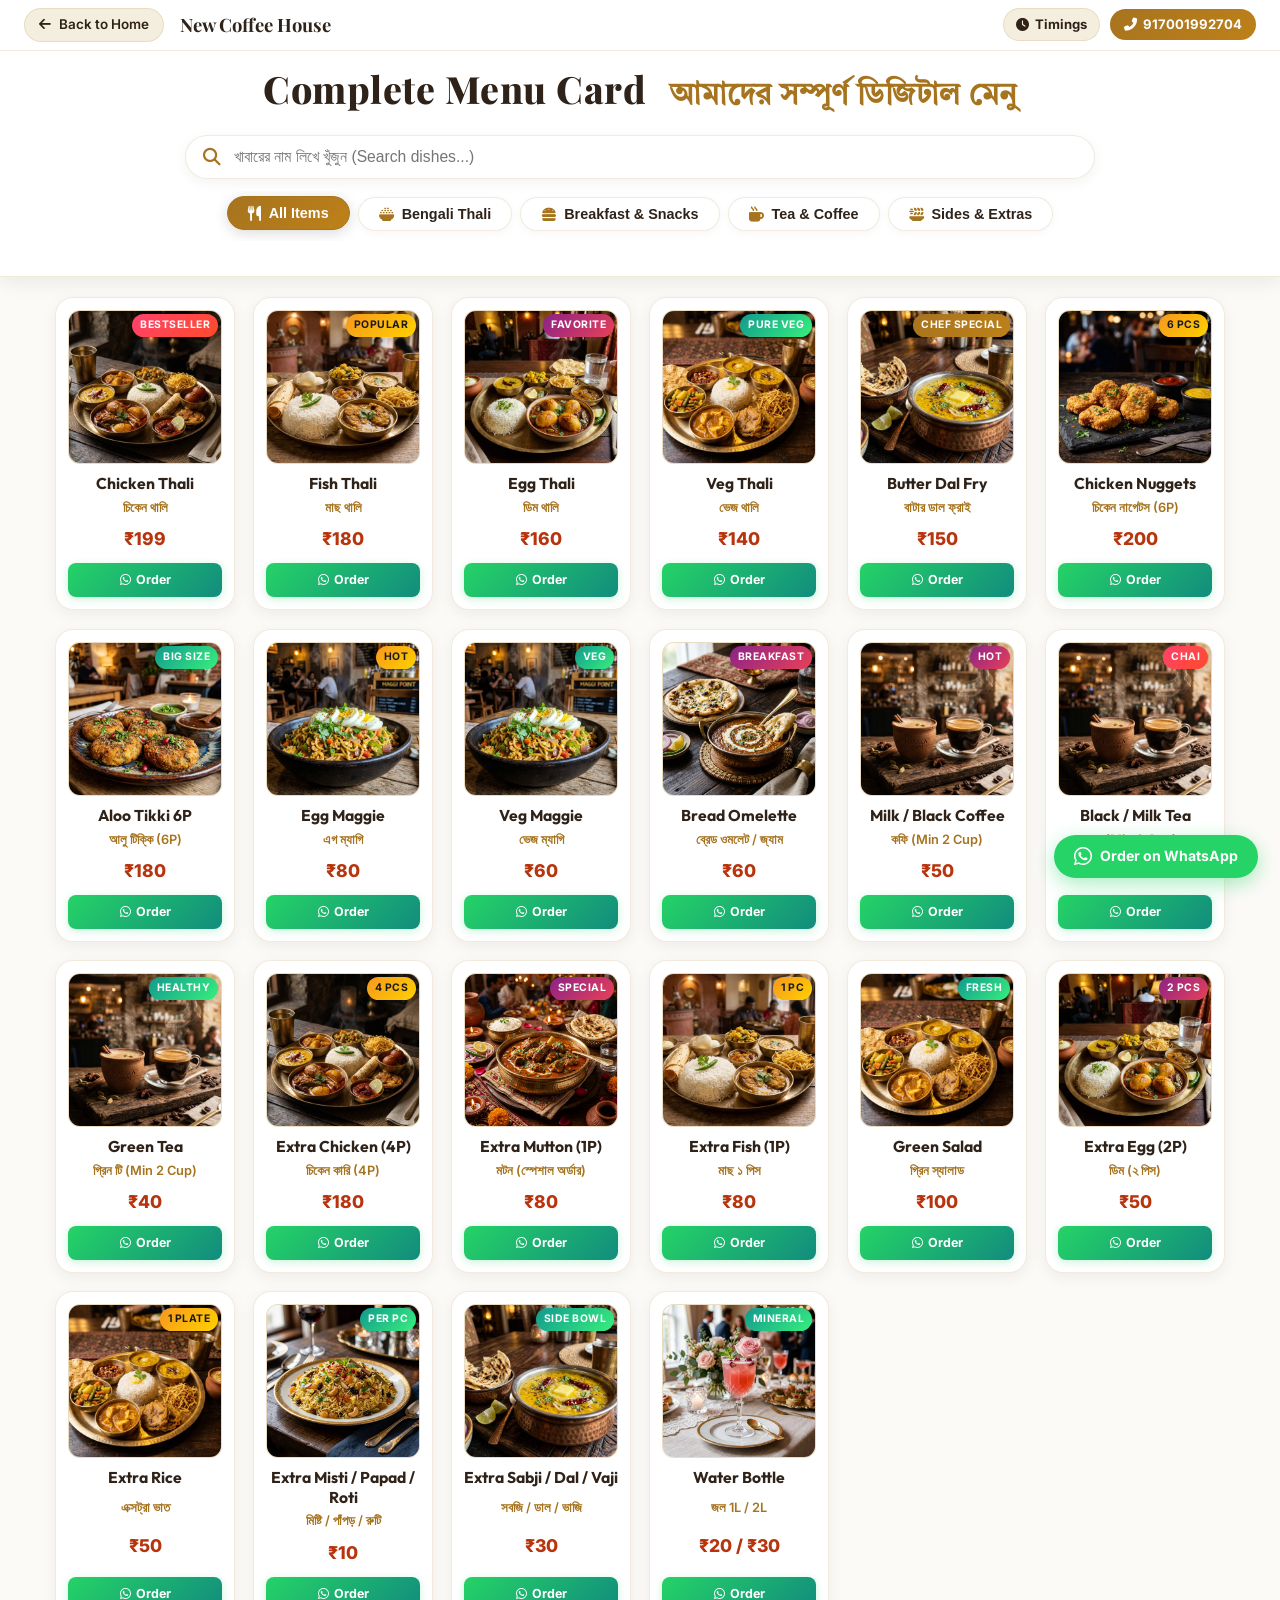
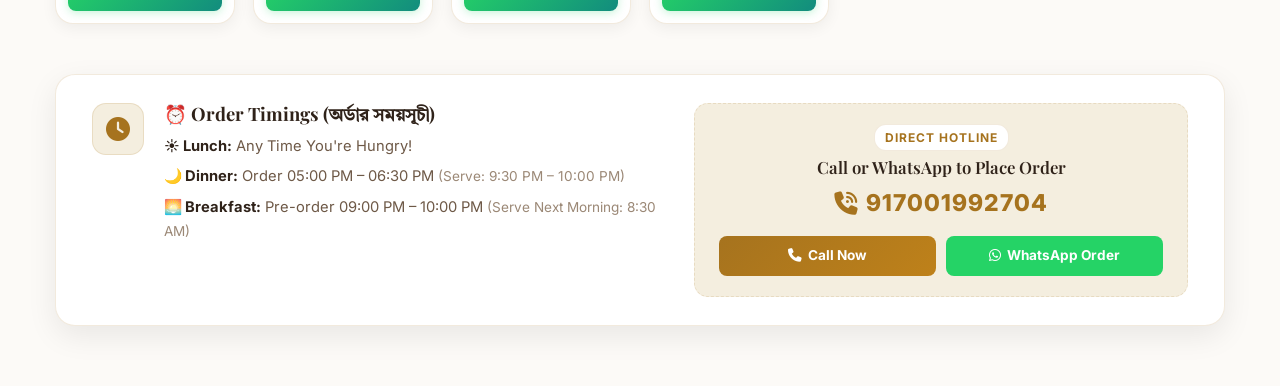
<file: menu.html>
﻿<!DOCTYPE html>
<html lang="bn">
<head>
    <meta charset="UTF-8">
    <meta name="viewport" content="width=device-width, initial-scale=1.0">
    <title>Full Menu Card | New Coffee House| সম্পূর্ণ মেনু</title>
    
    <!-- Meta Descriptions & SEO -->
    <meta name="description" content="Explore the full digital menu of New Coffee House. Bengali Thalis, Snacks, Tea, Coffee, Extras & Direct WhatsApp Ordering.">
    <meta name="theme-color" content="#c9a24b">
    
    <!-- Fonts -->
    <link rel="preconnect" href="https://fonts.googleapis.com">
    <link rel="preconnect" href="https://fonts.gstatic.com" crossorigin>
    <link href="https://fonts.googleapis.com/css2?family=Cinzel:wght@500;700;900&family=Inter:wght@300;400;500;600;700;800&family=Outfit:wght@400;500;600;700;800&family=Playfair+Display:ital,wght@0,600;0,700;0,900;1,600&family=Tiro+Bangla:ital@0;1&display=swap" rel="stylesheet">
    
    <!-- Font Awesome -->
    <link rel="stylesheet" href="https://cdnjs.cloudflare.com/ajax/libs/font-awesome/6.5.1/css/all.min.css">
    
    <!-- Main Style -->
    <link rel="stylesheet" href="styles.css">

    <style>
        /* Specific Styles for Compact Full Menu Page (LIGHT THEME) */
        .full-menu-page {
            background-color: var(--bg-deep);
            color: var(--text-primary);
            min-height: 100vh;
        }

        /* Sticky Top Header Container */
        .sticky-menu-top-container {
            position: sticky;
            top: 0;
            z-index: 1000;
            background: var(--bg-card);
            backdrop-filter: blur(20px);
            -webkit-backdrop-filter: blur(20px);
            border-bottom: 1.5px solid var(--glass-border);
            box-shadow: 0 4px 20px rgba(0, 0, 0, 0.08);
        }

        .full-menu-nav {
            padding: 8px 24px;
            display: flex;
            align-items: center;
            justify-content: space-between;
            border-bottom: 1px solid var(--glass-border);
        }

        .full-menu-nav-left {
            display: flex;
            align-items: center;
            gap: 16px;
        }

        .nav-back-btn {
            display: inline-flex;
            align-items: center;
            gap: 8px;
            background: var(--bg-dark);
            border: 1px solid var(--glass-border);
            color: var(--text-primary);
            padding: 5px 14px;
            border-radius: 25px;
            text-decoration: none;
            font-weight: 600;
            font-size: 0.84rem;
            transition: all 0.3s ease;
        }

        .nav-back-btn:hover {
            background: var(--accent-gold);
            color: #ffffff;
            border-color: var(--accent-gold);
            transform: translateX(-3px);
            box-shadow: 0 0 15px rgba(0, 0, 0, 0.15);
        }

        .full-menu-logo-title {
            font-family: 'Playfair Display', serif;
            font-size: 1.15rem;
            font-weight: 700;
            color: var(--text-primary);
        }

        .full-menu-logo-title span {
            color: var(--accent-gold);
        }

        .full-menu-nav-right {
            display: flex;
            align-items: center;
            gap: 10px;
        }

        .nav-timing-btn {
            display: inline-flex;
            align-items: center;
            gap: 6px;
            background: var(--bg-dark);
            border: 1px solid var(--glass-border);
            color: var(--text-primary);
            padding: 5px 12px;
            border-radius: 25px;
            text-decoration: none;
            font-weight: 700;
            font-size: 0.82rem;
            transition: all 0.3s ease;
        }

        .nav-timing-btn:hover {
            background: var(--accent-gold);
            color: #ffffff;
            border-color: var(--accent-gold);
            transform: translateY(-2px);
            box-shadow: 0 0 15px rgba(0, 0, 0, 0.15);
        }

        .nav-call-btn {
            display: inline-flex;
            align-items: center;
            gap: 6px;
            background: linear-gradient(135deg, var(--accent-gold), var(--accent-amber));
            color: #ffffff;
            padding: 5px 14px;
            border-radius: 25px;
            text-decoration: none;
            font-weight: 700;
            font-size: 0.82rem;
            transition: all 0.3s ease;
        }

        .nav-call-btn:hover {
            transform: translateY(-2px);
            box-shadow: 0 4px 15px rgba(0, 0, 0, 0.2);
        }

        /* Full Menu Hero Header */
        .full-menu-hero {
            text-align: center;
            padding: 14px 20px 10px;
            position: relative;
        }

        .full-menu-hero h1 {
            font-family: 'Playfair Display', serif;
            font-size: 2.35rem;
            font-weight: 800;
            color: var(--text-primary);
            margin-bottom: 0;
            line-height: 1.25;
            letter-spacing: 0.5px;
        }

        .full-menu-hero h1 .bengali-heading {
            color: var(--accent-gold);
            display: inline-block;
            font-size: 1.85rem;
            margin-left: 14px;
            font-family: 'Tiro Bangla', serif;
            font-weight: 700;
        }

        .full-menu-hero p {
            display: none;
        }

        /* Search & Filter Controls */
        .menu-control-bar {
            max-width: 950px;
            margin: 0 auto;
            padding: 10px 20px 15px;
        }

        .search-box-wrapper {
            position: relative;
            margin-bottom: 12px;
        }

        .search-box-wrapper input {
            width: 100%;
            background: var(--bg-card);
            border: 1.5px solid var(--glass-border);
            padding: 12px 20px 12px 48px;
            border-radius: 30px;
            color: var(--text-primary);
            font-size: 0.98rem;
            outline: none;
            transition: all 0.3s ease;
            box-shadow: 0 4px 14px rgba(0, 0, 0, 0.05);
        }

        .search-box-wrapper input:focus {
            border-color: var(--accent-gold);
            box-shadow: 0 0 18px rgba(0, 0, 0, 0.1);
            background: var(--bg-card);
        }

        .search-box-wrapper i {
            position: absolute;
            left: 18px;
            top: 50%;
            transform: translateY(-50%);
            color: var(--accent-gold);
            font-size: 1.1rem;
        }

        .menu-category-tabs {
            touch-action: pan-x pan-y;
            overscroll-behavior-x: contain;
            display: flex;
            justify-content: center;
            flex-wrap: wrap;
            gap: 10px;
            margin: 0;
        }

        .menu-tab-btn {
            background: var(--bg-card);
            border: 1.5px solid var(--glass-border);
            color: var(--text-secondary);
            padding: 8px 20px;
            border-radius: 25px;
            font-size: 0.9rem;
            font-weight: 600;
            cursor: pointer;
            backdrop-filter: blur(8px);
            transition: all 0.25s ease;
            display: inline-flex;
            align-items: center;
            gap: 8px;
            box-shadow: 0 2px 8px rgba(0, 0, 0, 0.04);
        }

        .menu-tab-btn i {
            color: var(--accent-gold);
            font-size: 0.95rem;
            transition: transform 0.3s ease;
        }

        .menu-tab-btn:hover {
            border-color: var(--accent-gold);
            color: var(--text-primary);
            background: var(--bg-card2, #f4f8f9);
            transform: translateY(-2px);
            box-shadow: 0 4px 15px rgba(0, 0, 0, 0.08);
        }

        .menu-tab-btn.active {
            background: linear-gradient(135deg, var(--accent-gold), var(--accent-amber));
            border-color: var(--accent-gold);
            color: #ffffff;
            box-shadow: 0 3px 14px rgba(0, 0, 0, 0.15);
            transform: translateY(-1px);
        }

        .menu-tab-btn.active i {
            color: #ffffff;
        }

        /* Compact Grid for Full Menu */
        .compact-menu-grid-container {
            max-width: 1200px;
            margin: 20px auto 50px;
            padding: 0 15px;
        }

        .compact-grid {
            display: grid;
            grid-template-columns: repeat(auto-fill, minmax(180px, 1fr));
            gap: 18px;
        }

        .compact-grid .food-menu-card {
            flex: initial;
            width: 100%;
            animation: floatMenuItem 4.5s ease-in-out infinite alternate;
        }

        .compact-grid .food-menu-card.hidden {
            display: none !important;
        }

        /* No Results Message */
        #no-results-msg {
            text-align: center;
            padding: 50px 20px;
            font-size: 1.1rem;
            color: var(--accent-gold);
            display: none;
            grid-column: 1 / -1;
        }

        /* Order Info Banner (Light Theme) */
        .order-info-banner {
            display: flex;
            align-items: stretch;
            justify-content: space-between;
            gap: 25px;
            padding: 28px 36px;
            border-radius: 20px;
            background: var(--bg-card);
            border: 1.5px solid var(--glass-border);
            box-shadow: 0 10px 30px rgba(0, 0, 0, 0.07);
        }

        .order-timing-card {
            display: flex;
            gap: 20px;
            flex: 1.3;
        }

        .timing-icon {
            width: 52px;
            height: 52px;
            border-radius: 14px;
            background: var(--bg-dark);
            border: 1px solid var(--glass-border);
            display: flex;
            align-items: center;
            justify-content: center;
            color: var(--accent-gold);
            font-size: 1.5rem;
            flex-shrink: 0;
        }

        .timing-details h4 {
            color: var(--text-primary);
            font-size: 1.15rem;
            margin-bottom: 10px;
            font-weight: 700;
        }

        .timing-details ul {
            list-style: none;
            padding: 0;
            margin: 0;
            display: flex;
            flex-direction: column;
            gap: 7px;
        }

        .timing-details li {
            font-size: 0.92rem;
            color: var(--text-secondary);
        }

        .timing-details li strong {
            color: var(--text-primary);
        }

        .timing-details .serve-time {
            color: var(--text-muted);
            font-size: 0.85rem;
        }

        .order-call-box {
            flex: 1;
            display: flex;
            flex-direction: column;
            align-items: center;
            justify-content: center;
            text-align: center;
            background: var(--bg-dark);
            padding: 20px 24px;
            border-radius: 14px;
            border: 1px dashed var(--glass-border);
        }

        .call-badge {
            background: var(--bg-card);
            color: var(--accent-gold);
            font-size: 0.75rem;
            font-weight: 700;
            text-transform: uppercase;
            letter-spacing: 1px;
            padding: 3px 10px;
            border-radius: 12px;
            margin-bottom: 6px;
            border: 1px solid var(--glass-border);
        }

        .order-call-box h3 {
            font-size: 1.05rem;
            color: var(--text-primary);
            margin-bottom: 8px;
            font-weight: 600;
        }

        .order-phone-link {
            font-size: 1.45rem;
            font-weight: 800;
            color: var(--accent-gold);
            text-decoration: none;
            letter-spacing: 1px;
            display: inline-flex;
            align-items: center;
            gap: 8px;
            margin-bottom: 14px;
            transition: transform 0.3s ease;
        }

        .order-phone-link:hover {
            transform: scale(1.05);
        }

        .quick-action-btns {
            display: flex;
            gap: 10px;
            width: 100%;
        }

        .direct-call-btn, .direct-wp-btn {
            flex: 1;
            padding: 9px 12px;
            border-radius: 8px;
            font-size: 0.85rem;
            font-weight: 700;
            text-decoration: none;
            display: inline-flex;
            align-items: center;
            justify-content: center;
            gap: 6px;
            transition: all 0.3s ease;
        }

        .direct-call-btn {
            background: linear-gradient(135deg, var(--accent-gold), var(--accent-amber));
            color: #ffffff;
        }

        .direct-call-btn:hover {
            transform: translateY(-2px);
            box-shadow: 0 4px 15px rgba(0, 0, 0, 0.2);
        }

        .direct-wp-btn {
            background: #25D366;
            color: #ffffff;
        }

        .direct-wp-btn:hover {
            background: #1ebc59;
            transform: translateY(-2px);
            box-shadow: 0 4px 15px rgba(37, 211, 102, 0.4);
        }

        /* Floating Order Quick Dial */
        .floating-order-btn {
            position: fixed;
            bottom: 22px;
            right: 22px;
            z-index: 999;
            display: flex;
            align-items: center;
            gap: 8px;
            background: #25D366;
            color: #ffffff;
            padding: 10px 20px;
            border-radius: 35px;
            text-decoration: none;
            font-weight: 700;
            font-size: 0.88rem;
            box-shadow: 0 6px 20px rgba(37, 211, 102, 0.4);
            transition: all 0.3s ease;
            animation: pulseOrderBtn 2.5s infinite;
        }

        .floating-order-btn:hover {
            background: #1ebc59;
            color: #ffffff;
            transform: scale(1.06);
            box-shadow: 0 8px 25px rgba(37, 211, 102, 0.6);
        }

        @keyframes pulseOrderBtn {
            0%, 100% { transform: scale(1); }
            50% { transform: scale(1.04); }
        }

        @media (max-width: 900px) {
            .order-info-banner {
                flex-direction: column;
                padding: 22px;
            }
            .order-timing-card {
                flex-direction: column;
                gap: 12px;
            }
        }

        @media (max-width: 600px) {
            .full-menu-nav {
                padding: 8px 12px;
            }
            .nav-back-btn span {
                display: none;
            }
            .full-menu-logo-title {
                font-size: 1.05rem;
            }
            .nav-timing-btn {
                padding: 4px 8px;
                font-size: 0.76rem;
            }
            .nav-timing-btn span {
                display: none;
            }
            .nav-call-btn {
                padding: 4px 10px;
                font-size: 0.76rem;
            }
            .full-menu-hero {
                padding: 10px 10px 4px;
            }
            .full-menu-hero h1 {
                font-size: 1.65rem;
            }
            .full-menu-hero h1 .bengali-heading {
                font-size: 1.35rem;
                display: block;
                margin-left: 0;
                margin-top: 4px;
            }
            .menu-control-bar {
                padding: 6px 12px 10px;
            }
            .search-box-wrapper {
                margin-bottom: 8px;
            }
            .search-box-wrapper input {
                padding: 9px 16px 9px 38px;
                font-size: 0.88rem;
                border-radius: 25px;
            }
            .search-box-wrapper i {
                left: 14px;
                font-size: 0.95rem;
            }
            .menu-category-tabs {
            touch-action: pan-x pan-y;
            overscroll-behavior-x: contain;
                gap: 6px;
                overflow-x: auto;
                flex-wrap: nowrap;
                justify-content: flex-start;
                padding-bottom: 4px;
                -webkit-overflow-scrolling: touch;
            }
            .menu-tab-btn {
                padding: 6px 14px;
                font-size: 0.8rem;
                border-radius: 20px;
                white-space: nowrap;
                flex-shrink: 0;
            }
            .compact-grid {
                grid-template-columns: repeat(2, 1fr);
                gap: 10px;
            }
            .compact-grid .food-menu-card {
                padding: 8px;
            }
            .food-title {
                font-size: 0.86rem;
            }
            .bengali-title {
                font-size: 0.72rem;
            }
            .food-price {
                font-size: 0.95rem;
            }
            .food-order-btn {
                padding: 5px 8px;
                font-size: 0.72rem;
            }
        }
    </style>
</head>
<body class="full-menu-page">

    <!-- Sticky Top Header (Navbar + Hero Title + Search Box + Filter Tabs) -->
    <div class="sticky-menu-top-container">
        <!-- Top Navigation Bar -->
        <nav class="full-menu-nav">
            <div class="full-menu-nav-left">
                <a href="index.html" class="nav-back-btn" title="Go back to Home Page">
                    <i class="fas fa-arrow-left"></i> <span>Back to Home</span>
                </a>
                <div class="full-menu-logo-title">New Coffee House</div>
            </div>
            <div class="full-menu-nav-right">
                <a href="#order-timings" class="nav-timing-btn" id="nav-timing-toggle-btn" title="Order Timings (অর্ডার সময়সূচী)">
                    <i class="fas fa-clock" id="nav-timing-icon"></i> <span id="nav-timing-text">Timings</span>
                </a>
                <a href="tel:917001992704" class="nav-call-btn">
                    <i class="fas fa-phone-alt"></i> <span>917001992704</span>
                </a>
            </div>
        </nav>

        <!-- Hero Header -->
        <header class="full-menu-hero">
            <h1>Complete Menu Card <span class="bengali-heading">আমাদের সম্পূর্ণ ডিজিটাল মেনু</span></h1>
        </header>

        <!-- Search Bar & Category Filter Tabs -->
        <div class="menu-control-bar">
            <div class="search-box-wrapper">
                <i class="fas fa-search"></i>
                <input type="text" id="menu-search-input" placeholder="খাবারের নাম লিখে খুঁজুন (Search dishes...)" autocomplete="off">
            </div>

            <div class="menu-category-tabs">
                <button class="menu-tab-btn active" data-category="all">
                    <i class="fas fa-utensils"></i> All Items
                </button>
                <button class="menu-tab-btn" data-category="thali">
                    <i class="fas fa-bowl-rice"></i> Bengali Thali
                </button>
                <button class="menu-tab-btn" data-category="snacks">
                    <i class="fas fa-burger"></i> Breakfast & Snacks
                </button>
                <button class="menu-tab-btn" data-category="beverages">
                    <i class="fas fa-mug-hot"></i> Tea & Coffee
                </button>
                <button class="menu-tab-btn" data-category="extras">
                    <i class="fas fa-plate-wheat"></i> Sides & Extras
                </button>
            </div>
        </div>
    </div>

    <!-- Compact Full Menu Grid -->
    <main class="compact-menu-grid-container">
        <div class="compact-grid" id="full-menu-grid">

            <!-- 1. Chicken Thali -->
            <div class="food-menu-card" data-category="thali" data-keywords="chicken thali murgi murgir mangsho rice dal sabji thali">
                <div class="food-card-badge bestseller">Bestseller</div>
                <div class="food-card-img-box">
                    <img src="assets/menu_chicken_thali.webp" alt="Chicken Thali" loading="lazy">
                </div>
                <div class="food-card-body">
                    <h3 class="food-title">Chicken Thali</h3>
                    <span class="bengali-title">চিকেন থালি</span>
                    <span class="food-price">₹199</span>
                    <a href="https://wa.me/917001992704?text==Hi%20New%20Coffee%20House,%20I%20want%20to%20order%20Chicken%20Thali%20(₹199)" target="_blank" class="food-order-btn">
                        <i class="fab fa-whatsapp"></i> Order
                    </a>
                </div>
            </div>

            <!-- 2. Fish Thali -->
            <div class="food-menu-card" data-category="thali" data-keywords="fish thali macher thali mach jhol rui katla rice dal thali">
                <div class="food-card-badge popular">Popular</div>
                <div class="food-card-img-box">
                    <img src="assets/menu_fish_thali.webp" alt="Fish Thali" loading="lazy">
                </div>
                <div class="food-card-body">
                    <h3 class="food-title">Fish Thali</h3>
                    <span class="bengali-title">মাছ থালি</span>
                    <span class="food-price">₹180</span>
                    <a href="https://wa.me/917001992704?text==Hi%20New%20Coffee%20House,%20I%20want%20to%20order%20Fish%20Thali%20(₹180)" target="_blank" class="food-order-btn">
                        <i class="fab fa-whatsapp"></i> Order
                    </a>
                </div>
            </div>

            <!-- 3. Egg Thali -->
            <div class="food-menu-card" data-category="thali" data-keywords="egg thali dimer thali dim kosha rice dal thali">
                <div class="food-card-badge special">Favorite</div>
                <div class="food-card-img-box">
                    <img src="assets/menu_egg_thali.webp" alt="Egg Thali" loading="lazy">
                </div>
                <div class="food-card-body">
                    <h3 class="food-title">Egg Thali</h3>
                    <span class="bengali-title">ডিম থালি</span>
                    <span class="food-price">₹160</span>
                    <a href="https://wa.me/917001992704?text==Hi%20New%20Coffee%20House,%20I%20want%20to%20order%20Egg%20Thali%20(₹160)" target="_blank" class="food-order-btn">
                        <i class="fab fa-whatsapp"></i> Order
                    </a>
                </div>
            </div>

            <!-- 4. Veg Thali -->
            <div class="food-menu-card" data-category="thali" data-keywords="veg thali niramish thali paneer dal sabji rice mishti doi">
                <div class="food-card-badge pure-veg">Pure Veg</div>
                <div class="food-card-img-box">
                    <img src="assets/menu_veg_thali.webp" alt="Veg Thali" loading="lazy">
                </div>
                <div class="food-card-body">
                    <h3 class="food-title">Veg Thali</h3>
                    <span class="bengali-title">ভেজ থালি</span>
                    <span class="food-price">₹140</span>
                    <a href="https://wa.me/917001992704?text==Hi%20New%20Coffee%20House,%20I%20want%20to%20order%20Veg%20Thali%20(₹140)" target="_blank" class="food-order-btn">
                        <i class="fab fa-whatsapp"></i> Order
                    </a>
                </div>
            </div>

            <!-- 5. Butter Dal Fry -->
            <div class="food-menu-card" data-category="extras" data-keywords="butter dal fry yellow dal tadka veg">
                <div class="food-card-badge chef">Chef Special</div>
                <div class="food-card-img-box">
                    <img src="assets/menu_butter_dal_fry.webp" alt="Butter Dal Fry" loading="lazy">
                </div>
                <div class="food-card-body">
                    <h3 class="food-title">Butter Dal Fry</h3>
                    <span class="bengali-title">বাটার ডাল ফ্রাই</span>
                    <span class="food-price">₹150</span>
                    <a href="https://wa.me/917001992704?text==Hi%20New%20Coffee%20House,%20I%20want%20to%20order%20Butter%20Dal%20Fry%20(₹150)" target="_blank" class="food-order-btn">
                        <i class="fab fa-whatsapp"></i> Order
                    </a>
                </div>
            </div>

            <!-- 6. Chicken Nuggets (6P) -->
            <div class="food-menu-card" data-category="snacks" data-keywords="chicken nuggets 6p fried snacks non-veg">
                <div class="food-card-badge popular">6 Pcs</div>
                <div class="food-card-img-box">
                    <img src="assets/menu_chicken_nuggets.webp" alt="Chicken Nuggets" loading="lazy">
                </div>
                <div class="food-card-body">
                    <h3 class="food-title">Chicken Nuggets</h3>
                    <span class="bengali-title">চিকেন নাগেটস (6P)</span>
                    <span class="food-price">₹200</span>
                    <a href="https://wa.me/917001992704?text==Hi%20New%20Coffee%20House,%20I%20want%20to%20order%20Chicken%20Nuggets%20(₹200)" target="_blank" class="food-order-btn">
                        <i class="fab fa-whatsapp"></i> Order
                    </a>
                </div>
            </div>

            <!-- 7. Aloo Tikki Big Size (6P) -->
            <div class="food-menu-card" data-category="snacks" data-keywords="aloo tikki potato cutlet snacks big size veg">
                <div class="food-card-badge pure-veg">Big Size</div>
                <div class="food-card-img-box">
                    <img src="assets/menu_aloo_tikki.webp" alt="Aloo Tikki Big Size" loading="lazy">
                </div>
                <div class="food-card-body">
                    <h3 class="food-title">Aloo Tikki 6P</h3>
                    <span class="bengali-title">আলু টিক্কি (6P)</span>
                    <span class="food-price">₹180</span>
                    <a href="https://wa.me/917001992704?text==Hi%20New%20Coffee%20House,%20I%20want%20to%20order%20Aloo%20Tikki%20(₹180)" target="_blank" class="food-order-btn">
                        <i class="fab fa-whatsapp"></i> Order
                    </a>
                </div>
            </div>

            <!-- 8. Egg Maggie -->
            <div class="food-menu-card" data-category="snacks" data-keywords="egg maggie noodles masala snacks">
                <div class="food-card-badge popular">Hot</div>
                <div class="food-card-img-box">
                    <img src="assets/menu_egg_maggie.webp" alt="Egg Maggie" loading="lazy">
                </div>
                <div class="food-card-body">
                    <h3 class="food-title">Egg Maggie</h3>
                    <span class="bengali-title">এগ ম্যাগি</span>
                    <span class="food-price">₹80</span>
                    <a href="https://wa.me/917001992704?text==Hi%20New%20Coffee%20House,%20I%20want%20to%20order%20Egg%20Maggie%20(₹80)" target="_blank" class="food-order-btn">
                        <i class="fab fa-whatsapp"></i> Order
                    </a>
                </div>
            </div>

            <!-- 9. Veg Maggie -->
            <div class="food-menu-card" data-category="snacks" data-keywords="veg maggie masala noodles snacks vegetarian">
                <div class="food-card-badge pure-veg">Veg</div>
                <div class="food-card-img-box">
                    <img src="assets/menu_egg_maggie.webp" alt="Veg Maggie" loading="lazy">
                </div>
                <div class="food-card-body">
                    <h3 class="food-title">Veg Maggie</h3>
                    <span class="bengali-title">ভেজ ম্যাগি</span>
                    <span class="food-price">₹60</span>
                    <a href="https://wa.me/917001992704?text==Hi%20New%20Coffee%20House,%20I%20want%20to%20order%20Veg%20Maggie%20(₹60)" target="_blank" class="food-order-btn">
                        <i class="fab fa-whatsapp"></i> Order
                    </a>
                </div>
            </div>

            <!-- 10. Bread Omelette / Jam / Butter -->
            <div class="food-menu-card" data-category="snacks" data-keywords="bread omelette jam butter breakfast toast egg">
                <div class="food-card-badge special">Breakfast</div>
                <div class="food-card-img-box">
                    <img src="assets/menu6.webp" alt="Bread Omelette Jam Butter" loading="lazy">
                </div>
                <div class="food-card-body">
                    <h3 class="food-title">Bread Omelette</h3>
                    <span class="bengali-title">ব্রেড ওমলেট / জ্যাম</span>
                    <span class="food-price">₹60</span>
                    <a href="https://wa.me/917001992704?text==Hi%20New%20Coffee%20House,%20I%20want%20to%20order%20Bread%20Omelette%20(₹60)" target="_blank" class="food-order-btn">
                        <i class="fab fa-whatsapp"></i> Order
                    </a>
                </div>
            </div>

            <!-- 11. Milk / Black Coffee -->
            <div class="food-menu-card" data-category="beverages" data-keywords="coffee milk coffee black coffee hot drink beverages espresso">
                <div class="food-card-badge special">Hot</div>
                <div class="food-card-img-box">
                    <img src="assets/menu_tea_coffee.webp" alt="Milk and Black Coffee" loading="lazy">
                </div>
                <div class="food-card-body">
                    <h3 class="food-title">Milk / Black Coffee</h3>
                    <span class="bengali-title">কফি (Min 2 Cup)</span>
                    <span class="food-price">₹50</span>
                    <a href="https://wa.me/917001992704?text==Hi%20New%20Coffee%20House,%20I%20want%20to%20order%20Coffee" target="_blank" class="food-order-btn">
                        <i class="fab fa-whatsapp"></i> Order
                    </a>
                </div>
            </div>

            <!-- 12. Black / Milk Tea -->
            <div class="food-menu-card" data-category="beverages" data-keywords="tea chai milk tea black tea masala chai beverage">
                <div class="food-card-badge bestseller">Chai</div>
                <div class="food-card-img-box">
                    <img src="assets/menu_tea_coffee.webp" alt="Black and Milk Tea" loading="lazy">
                </div>
                <div class="food-card-body">
                    <h3 class="food-title">Black / Milk Tea</h3>
                    <span class="bengali-title">চা (Min 2 Cup)</span>
                    <span class="food-price">₹25</span>
                    <a href="https://wa.me/917001992704?text==Hi%20New%20Coffee%20House,%20I%20want%20to%20order%20Tea" target="_blank" class="food-order-btn">
                        <i class="fab fa-whatsapp"></i> Order
                    </a>
                </div>
            </div>

            <!-- 13. Green Tea -->
            <div class="food-menu-card" data-category="beverages" data-keywords="green tea healthy detox hot beverage">
                <div class="food-card-badge pure-veg">Healthy</div>
                <div class="food-card-img-box">
                    <img src="assets/menu_tea_coffee.webp" alt="Green Tea" loading="lazy">
                </div>
                <div class="food-card-body">
                    <h3 class="food-title">Green Tea</h3>
                    <span class="bengali-title">গ্রিন টি (Min 2 Cup)</span>
                    <span class="food-price">₹40</span>
                    <a href="https://wa.me/917001992704?text==Hi%20New%20Coffee%20House,%20I%20want%20to%20order%20Green%20Tea" target="_blank" class="food-order-btn">
                        <i class="fab fa-whatsapp"></i> Order
                    </a>
                </div>
            </div>

            <!-- 14. Extra Chicken (4P) -->
            <div class="food-menu-card" data-category="extras" data-keywords="extra chicken 4p murgir mangsho chicken curry side non-veg">
                <div class="food-card-badge popular">4 Pcs</div>
                <div class="food-card-img-box">
                    <img src="assets/menu_chicken_thali.webp" alt="Extra Chicken 4P" loading="lazy">
                </div>
                <div class="food-card-body">
                    <h3 class="food-title">Extra Chicken (4P)</h3>
                    <span class="bengali-title">চিকেন কারি (4P)</span>
                    <span class="food-price">₹180</span>
                    <a href="https://wa.me/917001992704?text==Hi%20New%20Coffee%20House,%20I%20want%20to%20order%20Extra%20Chicken%204P%20(₹180)" target="_blank" class="food-order-btn">
                        <i class="fab fa-whatsapp"></i> Order
                    </a>
                </div>
            </div>

            <!-- 15. Extra Mutton (1P - Special Order) -->
            <div class="food-menu-card" data-category="extras" data-keywords="extra mutton 1p khasi mangsho mutton kosha special non-veg">
                <div class="food-card-badge special">Special</div>
                <div class="food-card-img-box">
                    <img src="assets/menu3.webp" alt="Extra Mutton 1P" loading="lazy">
                </div>
                <div class="food-card-body">
                    <h3 class="food-title">Extra Mutton (1P)</h3>
                    <span class="bengali-title">মটন (স্পেশাল অর্ডার)</span>
                    <span class="food-price">₹80</span>
                    <a href="https://wa.me/917001992704?text==Hi%20New%20Coffee%20House,%20I%20want%20to%20order%20Extra%20Mutton%20(₹80)" target="_blank" class="food-order-btn">
                        <i class="fab fa-whatsapp"></i> Order
                    </a>
                </div>
            </div>

            <!-- 16. Extra Fish (1P) -->
            <div class="food-menu-card" data-category="extras" data-keywords="extra fish 1p macher jhol rui katla side non-veg">
                <div class="food-card-badge popular">1 Pc</div>
                <div class="food-card-img-box">
                    <img src="assets/menu_fish_thali.webp" alt="Extra Fish 1P" loading="lazy">
                </div>
                <div class="food-card-body">
                    <h3 class="food-title">Extra Fish (1P)</h3>
                    <span class="bengali-title">মাছ ১ পিস</span>
                    <span class="food-price">₹80</span>
                    <a href="https://wa.me/917001992704?text==Hi%20New%20Coffee%20House,%20I%20want%20to%20order%20Extra%20Fish%20(₹80)" target="_blank" class="food-order-btn">
                        <i class="fab fa-whatsapp"></i> Order
                    </a>
                </div>
            </div>

            <!-- 17. Green Salad -->
            <div class="food-menu-card" data-category="extras" data-keywords="green salad cucumber tomato onion lemon salad veg">
                <div class="food-card-badge pure-veg">Fresh</div>
                <div class="food-card-img-box">
                    <img src="assets/menu_veg_thali.webp" alt="Green Salad" loading="lazy">
                </div>
                <div class="food-card-body">
                    <h3 class="food-title">Green Salad</h3>
                    <span class="bengali-title">গ্রিন স্যালাড</span>
                    <span class="food-price">₹100</span>
                    <a href="https://wa.me/917001992704?text==Hi%20New%20Coffee%20House,%20I%20want%20to%20order%20Green%20Salad%20(₹100)" target="_blank" class="food-order-btn">
                        <i class="fab fa-whatsapp"></i> Order
                    </a>
                </div>
            </div>

            <!-- 18. Extra Egg (2P) -->
            <div class="food-menu-card" data-category="extras" data-keywords="extra egg 2p dim egg curry side non-veg">
                <div class="food-card-badge special">2 Pcs</div>
                <div class="food-card-img-box">
                    <img src="assets/menu_egg_thali.webp" alt="Extra Egg 2P" loading="lazy">
                </div>
                <div class="food-card-body">
                    <h3 class="food-title">Extra Egg (2P)</h3>
                    <span class="bengali-title">ডিম (২ পিস)</span>
                    <span class="food-price">₹50</span>
                    <a href="https://wa.me/917001992704?text==Hi%20New%20Coffee%20House,%20I%20want%20to%20order%20Extra%20Egg%202P%20(₹50)" target="_blank" class="food-order-btn">
                        <i class="fab fa-whatsapp"></i> Order
                    </a>
                </div>
            </div>

            <!-- 19. Extra Rice -->
            <div class="food-menu-card" data-category="extras" data-keywords="extra rice bhat rice portion veg side">
                <div class="food-card-badge popular">1 Plate</div>
                <div class="food-card-img-box">
                    <img src="assets/menu_veg_thali.webp" alt="Extra Rice" loading="lazy">
                </div>
                <div class="food-card-body">
                    <h3 class="food-title">Extra Rice</h3>
                    <span class="bengali-title">এক্সট্রা ভাত</span>
                    <span class="food-price">₹50</span>
                    <a href="https://wa.me/917001992704?text==Hi%20New%20Coffee%20House,%20I%20want%20to%20order%20Extra%20Rice%20(₹50)" target="_blank" class="food-order-btn">
                        <i class="fab fa-whatsapp"></i> Order
                    </a>
                </div>
            </div>

            <!-- 20. Extra Misti / Papad / Roti -->
            <div class="food-menu-card" data-category="extras" data-keywords="extra misti papad roti sweet flatbread side">
                <div class="food-card-badge pure-veg">Per Pc</div>
                <div class="food-card-img-box">
                    <img src="assets/menu2.webp" alt="Extra Misti Papad Roti" loading="lazy">
                </div>
                <div class="food-card-body">
                    <h3 class="food-title">Extra Misti / Papad / Roti</h3>
                    <span class="bengali-title">মিষ্টি / পাঁপড় / রুটি</span>
                    <span class="food-price">₹10</span>
                    <a href="https://wa.me/917001992704?text==Hi%20New%20Coffee%20House,%20I%20want%20to%20order%20Extra%20Misti%20Papad%20Roti%20(₹10)" target="_blank" class="food-order-btn">
                        <i class="fab fa-whatsapp"></i> Order
                    </a>
                </div>
            </div>

            <!-- 21. Extra Sabji / Dal / Vaji -->
            <div class="food-menu-card" data-category="extras" data-keywords="extra sabji dal vaji butter dal fry veg side">
                <div class="food-card-badge pure-veg">Side Bowl</div>
                <div class="food-card-img-box">
                    <img src="assets/menu_butter_dal_fry.webp" alt="Extra Sabji Dal Vaji" loading="lazy">
                </div>
                <div class="food-card-body">
                    <h3 class="food-title">Extra Sabji / Dal / Vaji</h3>
                    <span class="bengali-title">সবজি / ডাল / ভাজি</span>
                    <span class="food-price">₹30</span>
                    <a href="https://wa.me/917001992704?text==Hi%20New%20Coffee%20House,%20I%20want%20to%20order%20Extra%20Sabji%20Dal%20Vaji%20(₹30)" target="_blank" class="food-order-btn">
                        <i class="fab fa-whatsapp"></i> Order
                    </a>
                </div>
            </div>

            <!-- 20. Packaged Water Bottle (1L / 2L) -->
            <div class="food-menu-card" data-category="beverages" data-keywords="water bottle 1l 2l mineral water drink">
                <div class="food-card-badge pure-veg">Mineral</div>
                <div class="food-card-img-box">
                    <img src="assets/menu5.webp" alt="Packaged Water Bottle" loading="lazy">
                </div>
                <div class="food-card-body">
                    <h3 class="food-title">Water Bottle</h3>
                    <span class="bengali-title">জল 1L / 2L</span>
                    <span class="food-price">₹20 / ₹30</span>
                    <a href="https://wa.me/917001992704?text==Hi%20New%20Coffee%20House,%20I%20want%20to%20order%20Water%20Bottle" target="_blank" class="food-order-btn">
                        <i class="fab fa-whatsapp"></i> Order
                    </a>
                </div>
            </div>

        </div>

        <!-- No Results Fallback -->
        <div id="no-results-msg">
            <i class="fas fa-search" style="font-size: 2.5rem; margin-bottom: 12px; display: block;"></i>
            <p>আপনার খোঁজা অনুযায়ী কোনো খাবার পাওয়া যায়নি। অন্য কিছু লিখে খুঁজুন।</p>
        </div>
    </main>

    <!-- Order Timings Banner -->
    <div id="order-timings" style="max-width: 1200px; margin: 0 auto 60px; padding: 0 15px; scroll-margin-top: 170px;">
        <div class="order-info-banner glassmorphism">
            <div class="order-timing-card">
                <div class="timing-icon"><i class="fas fa-clock"></i></div>
                <div class="timing-details">
                    <h4>⏰ Order Timings (অর্ডার সময়সূচী)</h4>
                    <ul>
                        <li><strong>☀️ Lunch:</strong> Any Time You're Hungry!</li>
                        <li><strong>🌙 Dinner:</strong> Order 05:00 PM – 06:30 PM <span class="serve-time">(Serve: 9:30 PM – 10:00 PM)</span></li>
                        <li><strong>🌅 Breakfast:</strong> Pre-order 09:00 PM – 10:00 PM <span class="serve-time">(Serve Next Morning: 8:30 AM)</span></li>
                    </ul>
                </div>
            </div>
            
            <div class="order-call-box">
                <div class="call-badge">Direct Hotline</div>
                <h3>Call or WhatsApp to Place Order</h3>
                <a href="tel:917001992704" class="order-phone-link">
                    <i class="fas fa-phone-volume"></i> 917001992704
                </a>
                <div class="quick-action-btns">
                    <a href="tel:917001992704" class="direct-call-btn">
                        <i class="fas fa-phone"></i> Call Now
                    </a>
                    <a href="https://wa.me/917001992704?text==Hello%20New%20Coffee%20House,%20I%20want%20to%20place%20an%20order!" target="_blank" class="direct-wp-btn">
                        <i class="fab fa-whatsapp"></i> WhatsApp Order
                    </a>
                </div>
            </div>
        </div>
    </div>

    <!-- Floating Direct WhatsApp Button -->
    <a href="https://wa.me/917001992704?text==Hello%20New%20Coffee%20House,%20I%20want%20to%20order%20food!" target="_blank" class="floating-order-btn" title="Direct WhatsApp Order">
        <i class="fab fa-whatsapp" style="font-size: 1.3rem;"></i> <span>Order on WhatsApp</span>
    </a>

    <!-- JavaScript for Live Search & Category Filtering -->
    <script>
        document.addEventListener('DOMContentLoaded', () => {
            const searchInput = document.getElementById('menu-search-input');
            const categoryTabs = document.querySelectorAll('.menu-tab-btn');
            const foodCards = document.querySelectorAll('.food-menu-card');
            const noResultsMsg = document.getElementById('no-results-msg');

            let activeCategory = 'all';

            function filterMenu() {
                const query = searchInput.value.toLowerCase().trim();
                let visibleCount = 0;

                foodCards.forEach(card => {
                    const cardCategory = card.getAttribute('data-category');
                    const keywords = (card.getAttribute('data-keywords') || '') + ' ' + card.innerText.toLowerCase();

                    const matchesCategory = (activeCategory === 'all' || cardCategory === activeCategory);
                    const matchesSearch = query === '' || keywords.includes(query);

                    if (matchesCategory && matchesSearch) {
                        card.classList.remove('hidden');
                        visibleCount++;
                    } else {
                        card.classList.add('hidden');
                    }
                });

                if (visibleCount === 0) {
                    noResultsMsg.style.display = 'block';
                } else {
                    noResultsMsg.style.display = 'none';
                }
            }

            // Category Tab Clicks
            categoryTabs.forEach(tab => {
                tab.addEventListener('click', () => {
                    categoryTabs.forEach(t => t.classList.remove('active'));
                    tab.classList.add('active');
                    activeCategory = tab.getAttribute('data-category');
                    const tabsContainer = tab.closest('.menu-category-tabs');
                    if (tabsContainer) {
                        const targetScroll = tab.offsetLeft - (tabsContainer.clientWidth / 2) + (tab.offsetWidth / 2);
                        tabsContainer.scrollTo({ left: targetScroll, behavior: 'smooth' });
                    }
                    filterMenu();
                });
            });

            // Search Input Live Filter
            searchInput.addEventListener('input', () => {
                filterMenu();
            });

            // ============================================================
            // TWO-WAY TOGGLE SCROLL (Click to go to Timings, Click again to go to Top)
            // ============================================================
            const timingToggleBtn = document.getElementById('nav-timing-toggle-btn');
            const timingIcon = document.getElementById('nav-timing-icon');
            const timingText = document.getElementById('nav-timing-text');
            const orderTimingsSection = document.getElementById('order-timings');

            function isNearTimingsSection() {
                if (!orderTimingsSection) return false;
                const rect = orderTimingsSection.getBoundingClientRect();
                return rect.top <= window.innerHeight * 0.75;
            }

            if (timingToggleBtn && orderTimingsSection) {
                timingToggleBtn.addEventListener('click', (e) => {
                    e.preventDefault();
                    if (isNearTimingsSection()) {
                        // If already at Timings section -> Smoothly scroll back to TOP
                        window.scrollTo({ top: 0, behavior: 'smooth' });
                    } else {
                        // Smoothly scroll DOWN to Order Timings section
                        orderTimingsSection.scrollIntoView({ behavior: 'smooth', block: 'start' });
                    }
                });

                // Dynamically update button icon/text when user scrolls near timings
                window.addEventListener('scroll', () => {
                    if (isNearTimingsSection()) {
                        timingToggleBtn.classList.add('at-bottom');
                        if (timingIcon) timingIcon.className = 'fas fa-arrow-up';
                        if (timingText) timingText.innerText = 'Top';
                        timingToggleBtn.title = 'Scroll back to Top (উপরে ফিরে যান)';
                    } else {
                        timingToggleBtn.classList.remove('at-bottom');
                        if (timingIcon) timingIcon.className = 'fas fa-clock';
                        if (timingText) timingText.innerText = 'Timings';
                        timingToggleBtn.title = 'Order Timings (অর্ডার সময়সূচী)';
                    }
                }, { passive: true });
            }
        });
    </script>
</body>
</html>
</file>
<file: styles.css>
﻿/* ============================================================
   NEW COFFEE HOUSE — Modern Cafe Theme
   ============================================================ */

@import url('https://fonts.googleapis.com/css2?family=Playfair+Display:wght@400;600;700;800&family=Inter:wght@300;400;500;600&family=Outfit:wght@300;400;600;800&display=swap');

/* ---- CSS Variables ---- */
:root {
    --bg-deep:       #fcfaf7;
    --bg-dark:       #f4eedf;
    --bg-card:       #ffffff;
    --bg-card2:      #eae3d2;
    --accent-gold:   #a6731e;
    --accent-amber:  #be811a;
    --accent-light:  #b8801d;
    --accent-red:    #b8340d;
    --accent-warm:   #d26d45;
    --text-primary:  #2f2219;
    --text-secondary:#6e5947;
    --text-muted:    #9b8876;
    --glass-bg:      rgba(255, 255, 255, 0.75);
    --glass-border:  rgba(166, 115, 30, 0.15);
    --glass-shadow:  0 8px 30px rgba(47, 34, 25, 0.08);
    --glow-gold:     0 0 20px rgba(166, 115, 30, 0.15);
    --radius-sm:     8px;
    --radius-md:     16px;
    --radius-lg:     24px;
    --transition:    all 0.4s cubic-bezier(0.4, 0, 0.2, 1);
}

/* ---- Reset ---- */
*, *::before, *::after {
    margin: 0;
    padding: 0;
    box-sizing: border-box;
}

html {
    scroll-behavior: smooth;
}

body {
    font-family: 'Inter', sans-serif;
    background-color: var(--bg-deep);
    color: var(--text-primary);
    overflow-x: hidden;
    line-height: 1.6;
}

body.no-scroll {
    overflow-y: hidden !important;
}

h1, h2, h3, h4 {
    font-family: 'Playfair Display', 'Tiro Bangla', serif;
    line-height: 1.2;
}

/* ---- Custom Scrollbar ---- */
::-webkit-scrollbar          { width: 6px; }
::-webkit-scrollbar-track    { background: var(--bg-deep); }
::-webkit-scrollbar-thumb    { background: var(--accent-gold); border-radius: 3px; }
::-webkit-scrollbar-thumb:hover { background: var(--accent-amber); }

/* ============================================================
   NAVBAR
   ============================================================ */
.navbar {
    position: sticky;
    top: 0;
    margin: 0;
    width: 100%;
    padding: 0 5%;
    height: 72px;
    border-radius: 0;
    display: flex;
    justify-content: space-between;
    align-items: center;
    background: rgba(252, 250, 247, 0.92);
    backdrop-filter: blur(20px);
    -webkit-backdrop-filter: blur(20px);
    z-index: 1000;
    border-bottom: 1px solid var(--glass-border);
    box-shadow: var(--glass-shadow);
    transition: var(--transition);
}

.navbar-scrolled {
    height: 62px;
    background: rgba(252, 250, 247, 0.97);
    border-bottom-color: var(--glass-border);
    box-shadow: var(--glass-shadow), var(--glow-gold);
}

.logo-container {
    display: flex;
    align-items: center;
    gap: 0.75rem;
}

.logo-brand-img {
    position: relative;
    z-index: 1002;
    height: 58px;
    width: auto;
    object-fit: contain;
    transition: var(--transition);
    filter: drop-shadow(0 0 8px rgba(200, 146, 42, 0.3));
}

.logo-brand-img:hover {
    transform: scale(1.04);
    filter: drop-shadow(0 0 14px rgba(200, 146, 42, 0.55));
}

.logo-text {
    font-size: 1.5rem;
    font-weight: 800;
    letter-spacing: 1px;
    background: linear-gradient(90deg, var(--accent-gold), var(--accent-amber));
    -webkit-background-clip: text;
    -webkit-text-fill-color: transparent;
    font-family: 'Outfit', sans-serif;
    animation: fadeHeaderBrand 10s ease-in-out infinite;
    display: inline-block;
    will-change: opacity, transform;
}

.logo-img {
    height: 52px;
    width: 52px;
    border-radius: 50%;
    object-fit: cover;
    border: 2px solid rgba(200, 146, 42, 0.4);
    box-shadow: 0 0 18px rgba(200, 146, 42, 0.2);
}

.nav-links {
    display: flex;
    flex-direction: column;
    position: absolute;
    top: 100%;
    right: 5%; /* Align with padding of navbar actions */
    width: 210px;
    height: auto;
    background: rgba(252, 250, 247, 0.97);
    backdrop-filter: blur(20px);
    -webkit-backdrop-filter: blur(20px);
    border: 1px solid var(--glass-border);
    border-radius: 0 0 var(--radius-md) var(--radius-md);
    padding: 1.5rem 0;
    gap: 0.25rem;
    box-shadow: var(--glass-shadow);
    opacity: 0;
    transform: translateY(-8px);
    pointer-events: none;
    transition: all 0.3s cubic-bezier(0.165, 0.84, 0.44, 1);
    align-items: center;
    list-style: none;
    z-index: 1000;
}

.nav-links.nav-active {
    opacity: 1;
    transform: translateY(0);
    pointer-events: auto;
}

.nav-links a {
    text-decoration: none;
    color: var(--text-secondary);
    font-weight: 500;
    font-size: 0.95rem;
    letter-spacing: 0.5px;
    text-transform: uppercase;
    padding: 0.65rem 1.4rem;
    border-radius: var(--radius-sm);
    transition: var(--transition);
    position: relative;
    display: block;
    width: 100%;
    text-align: center;
}

.nav-links a::after {
    content: '';
    position: absolute;
    bottom: 2px;
    left: 50%;
    transform: translateX(-50%);
    width: 0;
    height: 1.5px;
    background: var(--accent-gold);
    border-radius: 2px;
    transition: width 0.3s ease;
}

.nav-links a:hover {
    color: var(--accent-light);
}

.nav-links a:hover::after {
    width: 60%;
}

.hamburger {
    display: block; /* Show hamburger globally on PC and Mobile */
    cursor: pointer;
    font-size: 1.4rem;
    color: var(--text-primary);
    padding: 0.4rem;
    border-radius: var(--radius-sm);
    transition: var(--transition);
}

.hamburger:hover {
    color: var(--accent-gold);
    background: rgba(200, 146, 42, 0.08);
}

/* ============================================================
   HERO / BANNER SECTION
   ============================================================ */
.hero {
    position: relative;
    width: 100%;
    aspect-ratio: 16 / 9;
    max-height: 75vh;
    display: flex;
    align-items: center;
    justify-content: center;
    text-align: center;
    overflow: hidden;
    margin-top: 0;
}

.hero-bg {
    position: absolute;
    inset: 0;
    z-index: 0;
    overflow: hidden;
    background: var(--bg-deep);
}

.hero-bg::before {
    content: '';
    position: absolute;
    top: -30px;
    left: -30px;
    right: -30px;
    bottom: -30px;
    background-image: var(--bg-image);
    background-size: cover;
    background-position: center;
    filter: blur(28px) brightness(0.28) saturate(1.2);
    transition: background-image 1.2s ease-in-out;
    z-index: 0;
}

.hero-bg img {
    position: absolute;
    inset: 0;
    width: 100%;
    height: 100%;
    object-fit: cover;
    display: block;
    opacity: 0;
    transition: opacity 1.5s ease-in-out;
    z-index: 1;
}

.hero-bg img.active {
    opacity: 1;
    z-index: 2;
}

.hero-bg img.prev {
    opacity: 0;
    z-index: 1;
}

.overlay {
    position: absolute;
    inset: 0;
    background: transparent;
    z-index: 3;
    pointer-events: none;
}

/* ============================================================
   SECTION SHARED
   ============================================================ */
section {
    padding: 15px 6%;
}

/* Gold divider line above section titles */
.section-title {
    font-family: 'Playfair Display', 'Tiro Bangla', serif;
    font-size: 2.1rem;
    font-weight: 700;
    text-align: center;
    margin-bottom: 1.2rem;
    color: var(--text-primary);
    position: relative;
    display: inline-block;
    width: 100%;
    letter-spacing: -0.5px;
}

.section-title::after {
    content: '';
    display: block;
    width: 60px;
    height: 2px;
    background: linear-gradient(90deg, var(--accent-gold), var(--accent-light));
    margin: 0.8rem auto 0;
    border-radius: 2px;
    box-shadow: 0 0 10px rgba(200, 146, 42, 0.5);
}

/* ============================================================
   VIBE SECTION
   ============================================================ */
.vibe-section {
    background: radial-gradient(ellipse at center top, rgba(200,146,42,0.05) 0%, transparent 65%);
    border-top: 1px solid rgba(200, 146, 42, 0.08);
    border-bottom: 1px solid rgba(200, 146, 42, 0.08);
    padding-top: 15px;
    padding-bottom: 15px;
}

.vibe-container {
    display: flex;
    align-items: center;
    justify-content: center;
    flex-wrap: wrap;
    gap: 1.2rem;
    padding: 0;
    max-width: 1100px;
    margin: 0 auto;
}

.vibe-text {
    max-width: 520px;
}

.vibe-text h3 {
    font-family: 'Playfair Display', 'Tiro Bangla', serif;
    font-size: 2rem;
    margin-bottom: 1.2rem;
    font-weight: 700;
    color: var(--text-primary);
    position: relative;
    padding-left: 1.2rem;
}

.vibe-text h3::before {
    content: '';
    position: absolute;
    left: 0;
    top: 10%;
    height: 80%;
    width: 3px;
    background: linear-gradient(to bottom, var(--accent-gold), var(--accent-amber));
    border-radius: 3px;
}

.vibe-text p {
    color: var(--text-secondary);
    line-height: 1.9;
    font-size: 1.05rem;
    font-weight: 400;
}

/* ---- Steaming Hot Food Bowl ---- */
.hot-bowl-container {
    position: relative;
    width: 160px;
    height: 160px;
    cursor: pointer;
    margin: 20px;
    display: flex;
    align-items: flex-end;
    justify-content: center;
    flex-shrink: 0;
}

.hot-bowl-container::before {
    content: '';
    position: absolute;
    bottom: -12px;
    width: 120px;
    height: 32px;
    background: radial-gradient(ellipse, rgba(200,146,42,0.2) 0%, transparent 70%);
    z-index: 0;
    transition: var(--transition);
}

.hot-bowl-container:hover::before {
    transform: scale(1.4);
    background: radial-gradient(ellipse, rgba(200,146,42,0.4) 0%, transparent 70%);
}

.bowl-plate {
    width: 130px;
    height: 16px;
    border-radius: 50%;
    background: rgba(200, 146, 42, 0.05);
    border: 1.5px solid rgba(200, 146, 42, 0.25);
    position: absolute;
    bottom: 2px;
    z-index: 1;
    box-shadow: 0 4px 10px rgba(0, 0, 0, 0.4);
}

.bowl {
    position: relative;
    width: 110px;
    height: 68px;
    background: rgba(200, 146, 42, 0.04);
    border: 2px solid rgba(200, 146, 42, 0.25);
    border-bottom-left-radius: 55px;
    border-bottom-right-radius: 55px;
    box-shadow: inset 0 -5px 18px rgba(0,0,0,0.4), 0 12px 24px rgba(0,0,0,0.5);
    backdrop-filter: blur(6px);
    -webkit-backdrop-filter: blur(6px);
    transition: transform 0.4s cubic-bezier(0.175, 0.885, 0.32, 1.275);
    z-index: 2;
    margin-bottom: 8px;
    overflow: hidden;
}

.food-fill {
    position: absolute;
    bottom: 4px;
    left: 4px;
    width: 98px;
    height: 0;
    background: linear-gradient(135deg, #c8922a, #e8a83a);
    border-bottom-left-radius: 48px;
    border-bottom-right-radius: 48px;
    box-shadow: 0 0 18px rgba(200, 146, 42, 0.5);
    transition: height 1s cubic-bezier(0.19, 1, 0.22, 1);
}

.chopstick-one, .chopstick-two {
    position: absolute;
    width: 3px;
    height: 80px;
    background: var(--text-secondary);
    border-radius: 2px;
    transition: transform 0.4s cubic-bezier(0.175, 0.885, 0.32, 1.275);
    z-index: 3;
}

.chopstick-one {
    top: -24px;
    left: 32px;
    transform: rotate(-42deg);
}

.chopstick-two {
    top: -24px;
    left: 42px;
    transform: rotate(-46deg);
}

.soup-pour {
    position: absolute;
    top: -120px;
    left: 50%;
    transform: translateX(-50%);
    width: 6px;
    height: 0;
    background: linear-gradient(to bottom, #ffe082, #e8a83a);
    border-radius: 3px;
    z-index: 1;
    opacity: 0;
    transition: opacity 0.15s ease;
    pointer-events: none;
}

.hot-bowl-container.pouring .soup-pour {
    animation: pourSoup 2s ease-in-out forwards;
}

.hot-bowl-container.pouring .food-fill {
    animation: fillBowl 2s ease-in-out forwards;
}

@keyframes pourSoup {
    0% {
        height: 0;
        opacity: 0;
        top: -120px;
    }
    15% {
        height: 180px;
        opacity: 1;
        top: -120px;
    }
    75% {
        height: 180px;
        opacity: 1;
        top: -120px;
    }
    100% {
        height: 0;
        opacity: 0;
        top: 60px;
    }
}

@keyframes fillBowl {
    0% {
        height: 0;
    }
    30% {
        height: 0;
    }
    100% {
        height: 48px;
    }
}

.hot-bowl-container:hover .bowl { transform: scale(1.06) translateY(-6px); }
.hot-bowl-container:hover .chopstick-one { transform: rotate(-30deg) translate(-3px, -4px); }
.hot-bowl-container:hover .chopstick-two { transform: rotate(-33deg) translate(-3px, -4px); }

.steam {
    position: absolute;
    top: 35px;
    width: 8px;
    height: 28px;
    background: rgba(200, 146, 42, 0.22);
    border-radius: 50%;
    opacity: 0;
    filter: blur(4px);
    animation: steamUp 2.2s infinite ease-out;
    z-index: 1;
}

.steam:nth-child(1) { left: 45px;  animation-delay: 0s; }
.steam:nth-child(2) { left: 65px;  animation-delay: 0.55s; }
.steam:nth-child(3) { left: 85px;  animation-delay: 1.1s; }

/* ============================================================
   REVIEWS GALLERY SLIDER
   ============================================================ */
.reviews-section {
    background: var(--bg-dark);
}

.reviews-slider-container {
    position: relative;
    max-width: 500px;
    margin: 0 auto;
    padding: 0 10px;
}

.reviews-slider {
    position: relative;
    height: 500px;
    width: 100%;
    border-radius: var(--radius-md);
    overflow: hidden;
}

.gallery-item {
    transition: transform 0.3s ease;
    padding: 15px;
    border-radius: var(--radius-md);
}

.reviews-slider .review-slide {
    position: absolute;
    inset: 0;
    width: 100%;
    height: 100%;
    opacity: 0;
    z-index: 1;
    transition: opacity 1s ease-in-out;
    pointer-events: none;
    padding: 0;
}

.reviews-slider .review-slide.active {
    opacity: 1;
    z-index: 2;
    pointer-events: auto;
}

.reviews-slider .review-slide img {
    width: 100%;
    height: 100%;
    object-fit: contain;
    border: none;
    background: none;
    filter: drop-shadow(0 12px 32px rgba(0, 0, 0, 0.65));
}

/* ---- Slider Buttons ---- */
.slider-btn {
    position: absolute;
    top: 50%;
    transform: translateY(-50%);
    background: rgba(200, 146, 42, 0.1);
    border: 1px solid rgba(200, 146, 42, 0.3);
    color: var(--text-primary);
    width: 50px;
    height: 50px;
    border-radius: 50%;
    display: flex;
    align-items: center;
    justify-content: center;
    cursor: pointer;
    z-index: 10;
    backdrop-filter: blur(10px);
    -webkit-backdrop-filter: blur(10px);
    transition: var(--transition);
    font-size: 0.9rem;
}

.slider-btn:hover {
    background: var(--accent-gold);
    border-color: var(--accent-gold);
    color: #fff;
    box-shadow: 0 0 20px rgba(200, 146, 42, 0.55);
    transform: translateY(-50%) scale(1.12);
}

.prev-btn { left:  -68px; }
.next-btn { right: -68px; }

/* ---- Slider Dots ---- */
.slider-dots {
    display: flex;
    justify-content: center;
    gap: 8px;
    margin-top: 2rem;
}

.dot {
    width: 8px;
    height: 8px;
    border-radius: 50%;
    background: rgba(200, 146, 42, 0.2);
    border: 1px solid rgba(200, 146, 42, 0.3);
    cursor: pointer;
    transition: var(--transition);
}

.dot.active,
.dot:hover {
    background: var(--accent-gold);
    border-color: var(--accent-gold);
    box-shadow: 0 0 8px rgba(200, 146, 42, 0.5);
    transform: scale(1.3);
}

/* ---- CTA Button ---- */
.cta-button {
    display: inline-flex;
    align-items: center;
    gap: 0.7rem;
    padding: 14px 34px;
    background: transparent;
    color: var(--accent-light);
    border: 1.5px solid var(--accent-gold);
    border-radius: 4px;
    font-weight: 500;
    font-size: 0.95rem;
    letter-spacing: 0.8px;
    text-transform: uppercase;
    text-decoration: none;
    transition: var(--transition);
    box-shadow: 0 0 0 rgba(200, 146, 42, 0);
    position: relative;
    overflow: hidden;
}

.cta-button::before {
    content: '';
    position: absolute;
    inset: 0;
    background: linear-gradient(135deg, var(--accent-gold), var(--accent-amber));
    opacity: 0;
    transition: opacity 0.35s ease;
    z-index: -1;
}

.cta-button:hover {
    color: #fff;
    border-color: var(--accent-amber);
    box-shadow: 0 4px 25px rgba(200, 146, 42, 0.45);
    transform: translateY(-2px);
}

.cta-button:hover::before {
    opacity: 1;
}

/* ============================================================
   GLASSMORPHISM CARD
   ============================================================ */
.glassmorphism {
    background: var(--glass-bg);
    backdrop-filter: blur(16px);
    -webkit-backdrop-filter: blur(16px);
    border: 1px solid var(--glass-border);
    border-radius: var(--radius-lg);
    padding: 24px 32px;
    box-shadow: var(--glass-shadow);
}

#contact {
    background: radial-gradient(ellipse at bottom, rgba(200,146,42,0.06) 0%, transparent 65%);
    border-top: 1px solid rgba(200, 146, 42, 0.08);
    padding-top: 25px;
    padding-bottom: 25px;
}
#contact .section-title,
.contact-section .section-title {
    font-family: 'Outfit', sans-serif;
    font-weight: 800;
    letter-spacing: 0.8px;
}


.contact-container {
    display: flex;
    justify-content: space-around;
    flex-wrap: wrap;
    gap: 1.5rem;
    max-width: 800px;
    margin: 0 auto;
}

.contact-info, .social-links {
    flex: 1;
    min-width: 270px;
}

.contact-info h2, .social-links h2 {
    font-family: 'Playfair Display', 'Tiro Bangla', serif;
    font-size: 1.6rem;
    margin-bottom: 1.1rem;
    font-weight: 700;
    color: var(--text-primary);
    letter-spacing: -0.3px;
    padding-bottom: 0.4rem;
    border-bottom: 1px solid rgba(200, 146, 42, 0.2);
}

.info-item {
    display: flex;
    align-items: flex-start;
    gap: 14px;
    margin-bottom: 0.6rem;
    color: var(--text-secondary);
    font-size: 1rem;
    transition: var(--transition);
    padding: 6px 10px;
    border-radius: var(--radius-sm);
    border: 1px solid transparent;
}

.info-item:hover {
    transform: translateX(4px);
    color: var(--text-primary);
    background: rgba(200, 146, 42, 0.05);
    border-color: rgba(200, 146, 42, 0.12);
}

.info-item i {
    color: var(--accent-gold);
    font-size: 1.15rem;
    width: 22px;
    margin-top: 3px;
    flex-shrink: 0;
    transition: transform 0.3s ease;
}

.info-item:hover i {
    transform: scale(1.2);
    color: var(--accent-amber);
}

/* ---- Social Icons ---- */
.social-icons {
    display: flex;
    gap: 12px;
    flex-wrap: wrap;
    margin-top: 0.5rem;
}

.social-icon {
    display: flex;
    align-items: center;
    justify-content: center;
    width: 50px;
    height: 50px;
    border-radius: 12px;
    background: rgba(200, 146, 42, 0.05);
    color: var(--text-secondary);
    font-size: 1.3rem;
    text-decoration: none;
    transition: var(--transition);
    border: 1px solid rgba(200, 146, 42, 0.15);
}

.social-icon:hover {
    background: var(--accent-gold);
    border-color: var(--accent-gold);
    color: #fff;
    transform: translateY(-5px) scale(1.06);
    box-shadow: 0 8px 24px rgba(200, 146, 42, 0.45);
}

/* ============================================================
   FOOTER
   ============================================================ */
footer {
    text-align: center;
    padding: 15px 5%;
    background: var(--bg-deep);
    color: var(--text-muted);
    border-top: 1px solid var(--glass-border);
    font-size: 0.88rem;
    letter-spacing: 0.3px;
}

footer p {
    margin: 0;
}

/* ============================================================
   ANIMATIONS
   ============================================================ */
@keyframes fadeHeaderBrand {
    0% {
        opacity: 0;
        transform: translateY(-5px);
        filter: blur(4px);
    }
    5% {
        opacity: 1;
        transform: translateY(0);
        filter: blur(0);
    }
    45% {
        opacity: 1;
        transform: translateY(0);
        filter: blur(0);
    }
    50% {
        opacity: 0;
        transform: translateY(5px);
        filter: blur(4px);
    }
    100% {
        opacity: 0;
        transform: translateY(5px);
        filter: blur(4px);
    }
}

@keyframes fadeUp {
    from { opacity: 0; transform: translateY(30px); }
    to   { opacity: 1; transform: translateY(0); }
}

@keyframes steamUp {
    0%   { transform: translateY(0) scaleX(1); opacity: 0; }
    40%  { opacity: 0.85; }
    100% { transform: translateY(-55px) scaleX(2.5); opacity: 0; }
}

@keyframes shimmer {
    0%   { background-position: -200% 0; }
    100% { background-position: 200% 0; }
}

/* ============================================================
   RESPONSIVE — MOBILE
   ============================================================ */
@media (max-width: 768px) {
    .hero {
        aspect-ratio: 16 / 9;
        height: auto;
        min-height: auto;
        max-height: none;
        margin-top: 0;
    }

    .navbar {
        top: 0;
        margin: 0;
        width: 100%;
        padding: 0 5%;
        height: 60px;
        border-radius: 0;
    }

    .navbar-scrolled {
        top: 0;
        height: 54px;
    }

    .logo-brand-img { height: 44px; }
    .logo-text { font-size: 0.95rem; }
    .logo-img       { height: 44px; width: 44px; }

    section { padding: 20px 5%; }

    .section-title {
        font-size: 1.65rem;
        margin-bottom: 0.8rem;
    }
    .cta-button {
        padding: 10px 22px;
        font-size: 0.82rem;
        letter-spacing: 0.5px;
    }

    .vibe-container {
        flex-direction: row;
        align-items: center;
        text-align: left;
        gap: 1rem;
        flex-wrap: nowrap;
    }

    .hot-bowl-container {
        transform: scale(0.65);
        transform-origin: bottom center;
        margin: 0;
        flex-shrink: 0;
    }

    .vibe-text {
        flex: 1;
        min-width: 0;
    }

    .vibe-text h3::before { display: none; }
    .vibe-text h3 {
        padding-left: 0;
        font-size: 1.25rem;
        margin-bottom: 0.5rem;
    }

    .vibe-text p {
        font-size: 0.85rem;
        line-height: 1.5;
    }

    .contact-container { flex-direction: column; gap: 1.5rem; }

    .glassmorphism { padding: 20px 16px; }

    /* Mobile review slider */
    .reviews-slider-container { max-width: 95%; }
    .reviews-slider { height: 380px; }

    .prev-btn {
        left: -6px;
        background: rgba(252, 250, 247, 0.85);
        border-color: var(--glass-border);
        width: 40px;
        height: 40px;
    }
    .next-btn {
        right: -6px;
        background: rgba(252, 250, 247, 0.85);
        border-color: var(--glass-border);
        width: 40px;
        height: 40px;
    }
}

/* ============================================================
   PRELOADER
   ============================================================ */
#preloader {
    position: fixed;
    inset: 0;
    width: 100vw;
    height: 100vh;
    background: var(--bg-deep);
    display: flex;
    justify-content: center;
    align-items: center;
    z-index: 9999;
    transition: opacity 0.9s cubic-bezier(0.77, 0, 0.175, 1), visibility 0.9s;
}

/* Ornamental lines beside preloader title */
#preloader::before,
#preloader::after {
    content: '';
    position: absolute;
    left: 50%;
    transform: translateX(-50%);
    width: 1px;
    height: 80px;
    background: linear-gradient(to bottom, transparent, var(--accent-gold), transparent);
    opacity: 0.4;
}

#preloader::before { top: 0; }
#preloader::after  { bottom: 0; }

.preloader-content {
    text-align: center;
    display: flex;
    flex-direction: column;
    align-items: center;
    gap: 2.2rem;
    padding: 20px;
}

.preloader-title {
    font-family: 'Playfair Display', 'Tiro Bangla', serif;
    font-size: 2.8rem;
    font-weight: 700;
    color: var(--text-primary);
    opacity: 0;
    transform: translateY(25px);
    animation: preloaderTextReveal 1.2s cubic-bezier(0.165, 0.84, 0.44, 1) forwards 0.3s;
    line-height: 1.25;
    letter-spacing: -0.5px;
}

.preloader-title .highlight {
    color: var(--accent-gold);
    display: inline-block;
    background: linear-gradient(135deg, var(--accent-light) 0%, var(--accent-gold) 60%, var(--accent-amber) 100%);
    -webkit-background-clip: text;
    -webkit-text-fill-color: transparent;
    filter: drop-shadow(0 0 12px rgba(200, 146, 42, 0.45));
}

.preloader-loader {
    width: 180px;
    height: 2px;
    background: rgba(200, 146, 42, 0.08);
    border-radius: 2px;
    overflow: hidden;
    opacity: 0;
    animation: fadeIn 0.8s ease forwards 0.8s;
    position: relative;
}

.loader-bar {
    width: 0;
    height: 100%;
    background: linear-gradient(90deg, transparent, var(--accent-gold), var(--accent-light), var(--accent-gold), transparent);
    background-size: 200% 100%;
    box-shadow: 0 0 12px var(--accent-gold);
    animation: fillProgress 1.1s cubic-bezier(0.1, 0.85, 0.25, 1) forwards,
               shimmer 1.5s linear infinite 0.5s;
}

/* ---- Preloader Animations ---- */
@keyframes preloaderTextReveal {
    to { opacity: 1; transform: translateY(0); }
}

@keyframes fillProgress {
    to { width: 100%; }
}

@keyframes fadeIn {
    to { opacity: 1; }
}

.preloader-fade-out {
    opacity: 0;
    visibility: hidden;
}

/* ============================================================
   LOGO FOOTBALL ROLL & TEXT REVEAL ANIMATION
   ============================================================ */
.logo-text-wrapper {
    display: flex;
    align-items: center;
    position: relative;
    padding-left: 0px;
}

.animated-football-header {
    position: absolute;
    left: -52px;
    width: 48px;
    height: 48px;
    top: 50%;
    margin-top: -24px;
    display: inline-block;
    z-index: 10;
    animation: footballRollAcross 14s linear infinite;
    will-change: left, transform, opacity;
    pointer-events: none;
}

.animated-football-header svg,
.animated-football-header img {
    width: 100%;
    height: 100%;
    filter: drop-shadow(0 2px 5px rgba(183, 28, 28, 0.4)) drop-shadow(0 1px 2px rgba(0, 0, 0, 0.25)) !important;
}

.logo-text {
    font-size: 1.5rem;
    font-weight: 800;
    letter-spacing: 1px;
    background: linear-gradient(90deg, var(--accent-gold), var(--accent-red));
    -webkit-background-clip: text;
    -webkit-text-fill-color: transparent;
    font-family: 'Outfit', sans-serif;
    display: inline-block;
    white-space: nowrap;
    overflow: hidden;
    clip-path: inset(0 100% 0 0);
    opacity: 0;
    animation: revealTextWipe 14s linear infinite;
    will-change: clip-path, opacity;
}

@keyframes footballRollAcross {
    0% {
        left: -52px;
        transform: scaleX(1);
        opacity: 0;
    }
    1.5% {
        opacity: 1;
    }
    14.3% {
        left: calc(100% - 52px);
        transform: scaleX(1);
        opacity: 1;
    }
    21.4% {
        left: calc(100vw - 10% - 220px);
        transform: scaleX(1);
        opacity: 0;
    }
    50% {
        left: calc(100vw - 10% - 220px);
        transform: scaleX(1);
        opacity: 0;
    }
    51.5% {
        left: calc(100vw - 10% - 220px);
        transform: scaleX(-1);
        opacity: 1;
    }
    57.1% {
        left: calc(100% - 52px);
        transform: scaleX(-1);
        opacity: 1;
    }
    71.4% {
        left: -52px;
        transform: scaleX(-1);
        opacity: 1;
    }
    78.6% {
        left: -140px;
        transform: scaleX(-1);
        opacity: 0;
    }
    100% {
        left: -52px;
        transform: scaleX(1);
        opacity: 0;
    }
}

@keyframes footballRollAcrossMobile {
    0% {
        left: -38px;
        transform: scaleX(1);
        opacity: 0;
    }
    1.5% {
        opacity: 1;
    }
    14.3% {
        left: calc(100% - 38px);
        transform: scaleX(1);
        opacity: 1;
    }
    21.4% {
        left: calc(100vw - 10% - 160px);
        transform: scaleX(1);
        opacity: 0;
    }
    50% {
        left: calc(100vw - 10% - 160px);
        transform: scaleX(1);
        opacity: 0;
    }
    51.5% {
        left: calc(100vw - 10% - 160px);
        transform: scaleX(-1);
        opacity: 1;
    }
    57.1% {
        left: calc(100% - 38px);
        transform: scaleX(-1);
        opacity: 1;
    }
    71.4% {
        left: -38px;
        transform: scaleX(-1);
        opacity: 1;
    }
    78.6% {
        left: -100px;
        transform: scaleX(-1);
        opacity: 0;
    }
    100% {
        left: -38px;
        transform: scaleX(1);
        opacity: 0;
    }
}

@keyframes revealTextWipe {
    0%, 6.2% {
        clip-path: inset(0 100% 0 0);
        opacity: 0;
    }
    6.3% {
        opacity: 1;
    }
    18%, 55% {
        clip-path: inset(0 0% 0 0);
        opacity: 1;
    }
    57.1% {
        clip-path: inset(0 43% 0 0);
        opacity: 1;
    }
    61.5%, 100% {
        clip-path: inset(0 100% 0 0);
        opacity: 0;
    }
}

.rath-yatra-header-text {
    position: absolute;
    left: 50%;
    top: 50%;
    transform: translate(-50%, -50%);
    font-family: 'Playfair Display', 'Tiro Bangla', serif;
    font-size: 1.35rem;
    font-weight: 800;
    letter-spacing: 0.5px;
    color: #8B1A1A;
    text-shadow: 0 1px 2px rgba(0, 0, 0, 0.15);
    white-space: nowrap;
    opacity: 0;
    pointer-events: none;
    animation: revealRathText 14s linear infinite;
    z-index: 5;
}

@keyframes revealRathText {
    0%, 6.2% {
        opacity: 1;
        transform: translate(-50%, -50%) translateY(0);
    }
    18% {
        opacity: 0;
        transform: translate(-50%, -50%) translateY(-10px);
    }
    55% {
        opacity: 0;
        transform: translate(-50%, -50%) translateY(10px);
    }
    61.5%, 100% {
        opacity: 1;
        transform: translate(-50%, -50%) translateY(0);
    }
}

/* ============================================================
   ANIME FIFA WORLD CUP 2026 BUTTON STYLES
   ============================================================ */
.navbar-actions {
    display: flex;
    align-items: center;
    gap: 0.35rem;
}





/* ============================================================
   INTERACTIVE RAKHI PURNIMA SPECIAL ALTAR
   ============================================================ */
.rath-feast-container {
    position: relative;
    width: 190px;
    height: 190px;
    background: radial-gradient(circle at center, #260A13 0%, #120408 100%);
    border-radius: var(--radius-md);
    border: 2px solid rgba(255, 193, 7, 0.55);
    box-shadow: 0 8px 24px rgba(0, 0, 0, 0.85), 
                inset 0 0 25px rgba(233, 30, 99, 0.25),
                0 0 14px rgba(255, 193, 7, 0.35);
    overflow: hidden;
    cursor: pointer;
    perspective: 500px;
    flex-shrink: 0;
    margin: 20px;
    transition: border-color 0.4s ease, box-shadow 0.4s ease;
}

.rath-feast-container:hover {
    border-color: #FFD54F;
    box-shadow: 0 8px 24px rgba(0, 0, 0, 0.95), 
                inset 0 0 25px rgba(255, 215, 0, 0.3),
                0 0 22px rgba(233, 30, 99, 0.5);
}

.temple-arch {
    position: absolute;
    top: 5px;
    left: 5px;
    right: 5px;
    bottom: 5px;
    border: 1px dashed rgba(255, 215, 0, 0.4);
    border-radius: var(--radius-md);
    pointer-events: none;
    z-index: 1;
}

.rath-altar-chariot {
    position: absolute;
    top: 15px;
    left: 50%;
    transform: translateX(-50%);
    width: 72px;
    height: 72px;
    z-index: 3;
    filter: drop-shadow(0 2px 6px rgba(0,0,0,0.7));
    transition: transform 0.4s cubic-bezier(0.175, 0.885, 0.32, 1.275), filter 0.4s ease;
    animation: trophyFloat 3.5s infinite ease-in-out;
}

.rath-altar-chariot svg {
    width: 100%;
    height: 100%;
}

.rath-feast-container.activated .rath-altar-chariot {
    filter: drop-shadow(0 0 10px #FFD700) drop-shadow(0 0 18px #E91E63);
    animation: trophyVibrate 0.12s infinite linear;
}

@keyframes trophyFloat {
    0%, 100% { transform: translateX(-50%) translateY(0); }
    50% { transform: translateX(-50%) translateY(-3px); }
}

@keyframes trophyVibrate {
    0%, 100% { transform: translateX(-50%) translate(0, 0) scale(1.04); }
    25% { transform: translateX(-50%) translate(-0.6px, 0.6px) scale(1.04); }
    50% { transform: translateX(-50%) translate(0.6px, -0.6px) scale(1.04); }
    75% { transform: translateX(-50%) translate(-0.6px, -0.6px) scale(1.04); }
}

.temple-bell {
    position: absolute;
    bottom: 12px;
    left: 50%;
    width: 58px;
    height: 58px;
    transform: translateX(-50%);
    z-index: 5;
    cursor: pointer;
    filter: drop-shadow(0 3px 6px rgba(0,0,0,0.7));
    transition: transform 0.6s cubic-bezier(0.19, 1, 0.22, 1), opacity 0.5s ease;
}

.temple-bell:hover {
    transform: translateX(-50%) scale(1.1);
}

.temple-bell svg {
    width: 100%;
    height: 100%;
}

.rath-feast-container.activated .temple-bell {
    transform: translateX(-50%) translateY(-55px) rotate(-22deg) scale(0.9);
    opacity: 0;
    pointer-events: none;
}

.rath-fusion-burger {
    position: absolute;
    bottom: 10px;
    left: 50%;
    width: 68px;
    height: 68px;
    transform: translate(-50%, 15px) scale(0.6);
    opacity: 0;
    z-index: 2;
    pointer-events: none;
    transition: all 0.6s cubic-bezier(0.175, 0.885, 0.32, 1.275);
    filter: drop-shadow(0 0 4px rgba(0, 0, 0, 0.4));
}

.rath-fusion-burger svg {
    width: 100%;
    height: 100%;
}

.rath-feast-container.activated .rath-fusion-burger {
    opacity: 1;
    transform: translate(-50%, 0) scale(1.2);
    filter: drop-shadow(0 0 10px #FFD700) drop-shadow(0 0 18px #E91E63);
}

.rath-celebration {
    position: absolute;
    top: 36%;
    left: 50%;
    transform: translate(-50%, -50%) scale(0.7);
    font-family: 'Outfit', sans-serif;
    font-size: 0.82rem;
    font-weight: 900;
    color: #ffffff;
    letter-spacing: 1px;
    text-shadow: 0 0 10px #FFD700, 
                 0 0 18px #E91E63, 
                 0 0 26px #880E4F;
    opacity: 0;
    pointer-events: none;
    z-index: 6;
    transition: all 0.4s cubic-bezier(0.175, 0.885, 0.32, 1.275);
    white-space: nowrap;
}

.rath-feast-container.activated .rath-celebration {
    opacity: 1;
    transform: translate(-50%, -50%) scale(1);
    animation: pulseGoal 0.4s ease-in-out infinite alternate;
}

.feast-item {
    position: absolute;
    font-size: 11px;
    opacity: 0;
    z-index: 4;
    pointer-events: none;
}

.feast-item.p1 { left: 45%; top: 35px; }
.feast-item.p2 { left: 35%; top: 40px; }
.feast-item.p3 { left: 55%; top: 40px; }
.feast-item.p4 { left: 40%; top: 30px; }
.feast-item.p5 { left: 50%; top: 30px; }
.feast-item.p6 { left: 48%; top: 25px; }

.rath-feast-container.activated .feast-item {
    animation: rainConfetti 1.5s cubic-bezier(0.1, 0.8, 0.3, 1) forwards;
}

@keyframes rainConfetti {
    0% {
        transform: translate(0, 0) rotate(0deg) scale(0.5);
        opacity: 1;
    }
    100% {
        opacity: 0;
    }
}

.rath-feast-container.activated .feast-item.p1 { transform: translate(-50px, 85px) rotate(360deg) scale(1.3); }
.rath-feast-container.activated .feast-item.p2 { transform: translate(-70px, 65px) rotate(180deg) scale(1.1); }
.rath-feast-container.activated .feast-item.p3 { transform: translate(60px, 80px) rotate(-360deg) scale(1.4); }
.rath-feast-container.activated .feast-item.p4 { transform: translate(-30px, 95px) rotate(-180deg) scale(1.2); }
.rath-feast-container.activated .feast-item.p5 { transform: translate(40px, 90px) rotate(540deg) scale(1.5); }
.rath-feast-container.activated .feast-item.p6 { transform: translate(5px, 100px) rotate(-540deg) scale(1.3); }

/* ============================================================
   RESPONSIVE MEDIA QUERY OVERRIDES
   ============================================================ */
@media (max-width: 768px) {
    .logo-brand-img { height: 44px; width: auto; }
    .logo-text-wrapper { padding-left: 0px; }
    .logo-text { font-size: 0.95rem; }
    .animated-football-header {
        width: 35px;
        height: 35px;
        top: 50%;
        margin-top: -17.5px;
        left: -38px;
        animation-name: footballRollAcrossMobile;
    }
        .rath-yatra-header-text {
        font-size: 0.95rem;
    }


    .social-icons {
        display: flex;
        flex-wrap: nowrap;
        gap: 8px;
        justify-content: flex-start;
        align-items: center;
    }

    .social-icon {
        width: 44px;
        height: 44px;
        font-size: 1.15rem;
        flex-shrink: 0;
        border-radius: 10px;
    }
}

/* ============================================================
   NAVBAR ACTIONS LAYOUT
   ============================================================ */
.navbar-actions {
    display: flex;
    align-items: center;
    gap: 0.35rem;
}

/* ============================================================
   ANIME FIFA WORLD CUP 2026 BUTTON STYLES
   ============================================================ */
.fifa-btn {
    background: transparent !important;
    border: none !important;
    cursor: pointer;
    padding: 0;
    margin: 0;
    display: flex;
    align-items: center;
    justify-content: center;
    overflow: visible;
    width: 38px;
    height: 38px;
    position: relative;
    transition: transform 0.3s cubic-bezier(0.34, 1.56, 0.64, 1);
}

.fifa-container {
    width: 34px;
    height: 34px;
    position: relative;
    display: flex;
    align-items: center;
    justify-content: center;
}

/* Magic Ring: Anime Spell Circle behind Soccer Ball */
.fifa-magic-ring {
    position: absolute;
    width: 32px;
    height: 32px;
    border-radius: 50%;
    border: 1.5px dashed #00ff66;
    animation: spinRing 6s linear infinite;
    opacity: 0.85;
}

.fifa-btn:hover .fifa-magic-ring {
    border-color: #ffe066;
    border-style: dotted;
    animation-duration: 1.2s;
}

/* FIFA Soccer Ball image styling */
.fifa-svg {
    width: 100%;
    height: 100%;
    z-index: 2;
    animation: fifaFloat 3s infinite ease-in-out;
}

.fifa-btn:hover .fifa-svg {
    animation: fifaVibrate 0.12s infinite linear;
}

.fifa-btn:hover {
    transform: scale(1.18);
}

/* Animations */
@keyframes spinRing {
    from { transform: rotate(0deg); }
    to { transform: rotate(360deg); }
}

@keyframes fifaFloat {
    0%, 100% {
        transform: translateY(0) scale(1);
    }
    50% {
        transform: translateY(-2px) scale(1.04);
    }
}

@keyframes fifaVibrate {
    0%, 100% { transform: translate(0, 0) scale(1.08); }
    25% { transform: translate(-0.8px, 0.8px) scale(1.08); }
    50% { transform: translate(0.8px, -0.8px) scale(1.08); }
    75% { transform: translate(-0.8px, -0.8px) scale(1.08); }
}

/* ============================================================
   PROMOTIONAL POSTER MODAL
   ============================================================ */
.promo-modal {
    position: fixed;
    inset: 0;
    z-index: 10000;
    display: flex;
    align-items: center;
    justify-content: center;
    opacity: 0;
    pointer-events: none;
}

.promo-modal.active {
    opacity: 1;
    pointer-events: auto;
    transition: opacity 0.5s cubic-bezier(0.4, 0, 0.2, 1);
}

.promo-modal-overlay {
    position: absolute;
    inset: 0;
    background: rgba(15, 12, 8, 0.85);
    backdrop-filter: blur(8px);
    -webkit-backdrop-filter: blur(8px);
    transition: opacity 0.5s ease;
}

.promo-modal-content {
    position: relative;
    max-width: 480px;
    width: 88%;
    z-index: 10001;
    transform: scale(0.9);
    transition: transform 0.5s cubic-bezier(0.34, 1.56, 0.64, 1), opacity 0.5s ease;
    display: flex;
    align-items: center;
    justify-content: center;
    border-radius: var(--radius-md);
    overflow: visible;
    box-shadow: 0 25px 60px rgba(0, 0, 0, 0.85), 0 0 40px rgba(200, 146, 42, 0.2);
    border: 1.5px solid rgba(200, 146, 42, 0.2);
}

.promo-modal.active .promo-modal-content {
    transform: scale(1);
}

.promo-modal.closing {
    pointer-events: none;
}

.promo-modal.closing .promo-modal-overlay {
    opacity: 0;
}

.promo-modal.closing .promo-modal-content {
    animation: flyToButton 0.65s cubic-bezier(0.55, 0.055, 0.675, 0.19) forwards;
}

@keyframes flyToButton {
    0% {
        transform: translate(0, 0) scale(1);
        opacity: 1;
    }
    100% {
        transform: translate(var(--fly-x, 0), var(--fly-y, 0)) scale(0.02);
        opacity: 0;
    }
}

.promo-poster-img {
    width: 100%;
    height: auto;
    max-height: 80vh;
    object-fit: contain;
    border-radius: var(--radius-md);
    display: block;
}

.promo-modal-close {
    position: absolute;
    top: -16px;
    right: -16px;
    width: 38px;
    height: 38px;
    border-radius: 50%;
    background: #111111;
    border: 2px solid var(--accent-gold, #C9821F);
    color: #ffffff;
    font-size: 1.1rem;
    font-weight: 700;
    line-height: 1;
    display: flex;
    align-items: center;
    justify-content: center;
    cursor: pointer;
    z-index: 10005;
    box-shadow: 0 4px 15px rgba(0, 0, 0, 0.5), 0 0 10px rgba(200, 146, 42, 0.4);
    transition: all 0.3s ease;
}

.promo-modal-close:hover {
    transform: scale(1.15) rotate(90deg);
    background: var(--accent-gold, #C9821F);
    color: #111111;
    box-shadow: 0 4px 22px rgba(200, 146, 42, 0.85);
}

@media (max-width: 480px) {
    .promo-modal-content {
        width: 90%;
        max-width: 350px;
    }
    .promo-modal-close {
        top: -12px;
        right: -12px;
        width: 34px;
        height: 34px;
        font-size: 1rem;
        background: #111111;
        border: 2px solid var(--accent-gold, #C9821F);
        color: #ffffff;
        box-shadow: 0 4px 12px rgba(0, 0, 0, 0.6);
    }
    .promo-modal-close:hover {
        transform: scale(1.1) rotate(90deg);
        background: var(--accent-gold, #C9821F);
        color: #111111;
        box-shadow: 0 4px 15px rgba(200, 146, 42, 0.8);
    }
}

/* ============================================================
   MAIN DIGITAL RESTAURANT MENU SECTION (PERFECT LIGHT THEME)
   ============================================================ */
.main-menu-section {
    padding: 42px 20px 30px;
    background: linear-gradient(180deg, var(--bg-deep) 0%, var(--bg-card2, var(--bg-dark)) 50%, var(--bg-deep) 100%) !important;
    position: relative;
    border-top: 1px solid var(--glass-border);
    border-bottom: 1px solid var(--glass-border);
}

.menu-header-wrapper {
    text-align: center;
    max-width: 750px;
    margin: 0 auto 16px;
}

.menu-eyebrow-container {
    display: inline-flex;
    align-items: center;
    justify-content: center;
    gap: 14px;
    margin-bottom: 0;
    flex-wrap: wrap;
}

.menu-eyebrow {
    display: inline-block;
    font-size: 1.85rem;
    font-weight: 800;
    letter-spacing: 0.5px;
    color: var(--text-primary) !important;
    background: none;
    padding: 0;
    border: none;
    font-family: 'Playfair Display', 'Tiro Bangla', serif;
    line-height: 1.2;
    text-shadow: none !important;
}

.menu-zoom-img-btn {
    display: inline-flex;
    align-items: center;
    justify-content: center;
    text-decoration: none;
    transition: transform 0.3s ease;
    vertical-align: middle;
}

.zoom-full-menu-img {
    height: 40px;
    width: auto;
    object-fit: contain;
    filter: drop-shadow(0 3px 8px rgba(0, 0, 0, 0.12));
    transition: transform 0.3s ease, filter 0.3s ease;
    cursor: pointer;
}

.menu-zoom-img-btn:hover .zoom-full-menu-img {
    transform: scale(1.08) translateY(-2px);
    filter: drop-shadow(0 6px 16px rgba(0, 0, 0, 0.2));
}

.menu-subtitle {
    display: none;
}

/* ============================================================
   MAIN PAGE THREE-DOT CATEGORY FILTER DROPDOWN
   ============================================================ */
/* ============================================================
   MAIN PAGE THREE-DOT CATEGORY FILTER & ZOOM CONTROLS ROW
   ============================================================ */
.menu-filter-controls-row {
    display: flex;
    align-items: center;
    justify-content: center;
    gap: 14px;
    margin: 6px auto 18px auto;
    width: fit-content;
    max-width: 100%;
    z-index: 60;
    position: relative;
}

.menu-filter-controls-row .menu-filter-dropdown-wrapper {
    margin: 0;
}

.menu-filter-controls-row .menu-zoom-img-btn {
    flex-shrink: 0;
}

.menu-filter-dropdown-wrapper {
    position: relative;
    display: flex;
    justify-content: center;
    margin: 6px auto 18px auto;
    width: fit-content;
    max-width: 100%;
    z-index: 60;
}

.menu-filter-dots-btn {
    display: inline-flex;
    align-items: center;
    justify-content: center;
    gap: 12px;
    background: rgba(26, 26, 26, 0.88);
    border: 1.5px solid rgba(201, 162, 75, 0.4);
    color: #ffffff;
    padding: 8px 18px 8px 12px;
    border-radius: 30px;
    font-size: 0.92rem;
    font-weight: 600;
    cursor: pointer;
    box-shadow: 0 4px 20px rgba(0, 0, 0, 0.45), 0 0 15px rgba(201, 162, 75, 0.15);
    transition: all 0.3s cubic-bezier(0.25, 0.8, 0.25, 1);
    user-select: none;
}

.menu-filter-dots-btn:hover {
    border-color: var(--accent-gold, #c9a24b);
    background: rgba(35, 35, 35, 0.95);
    transform: translateY(-2px);
    box-shadow: 0 6px 25px rgba(0, 0, 0, 0.55), 0 0 20px rgba(201, 162, 75, 0.3);
}

.menu-filter-dots-btn .three-dots-icon-box {
    display: inline-flex;
    align-items: center;
    justify-content: center;
    width: 28px;
    height: 28px;
    background: linear-gradient(135deg, var(--accent-gold, #c9a24b), var(--accent-amber, #dab65e));
    color: #121212;
    border-radius: 50%;
    font-size: 0.95rem;
    box-shadow: 0 2px 8px rgba(201, 162, 75, 0.4);
    transition: transform 0.35s cubic-bezier(0.34, 1.56, 0.64, 1);
}

.menu-filter-dots-btn:hover .three-dots-icon-box {
    transform: rotate(90deg) scale(1.08);
}

.menu-filter-dots-btn .current-filter-label {
    display: inline-flex;
    align-items: center;
    gap: 8px;
    color: #f5f1e8;
    font-size: 0.92rem;
    font-weight: 600;
    letter-spacing: 0.3px;
}

.menu-filter-dots-btn .current-filter-label i {
    color: var(--accent-gold, #c9a24b);
}

.menu-filter-dots-btn .filter-dropdown-arrow {
    font-size: 0.78rem;
    color: var(--accent-gold, #c9a24b);
    margin-left: 4px;
    transition: transform 0.3s cubic-bezier(0.34, 1.56, 0.64, 1);
}

.menu-filter-dropdown-wrapper.open .menu-filter-dots-btn .filter-dropdown-arrow {
    transform: rotate(180deg);
}

.menu-filter-dropdown-wrapper.open .menu-filter-dots-btn {
    border-color: #ffd700;
    box-shadow: 0 0 25px rgba(201, 162, 75, 0.4);
    background: rgba(30, 30, 30, 0.98);
}

.menu-filter-dropdown-wrapper.open .menu-filter-dots-btn .three-dots-icon-box {
    transform: rotate(90deg);
}

/* Dropdown Menu Popup List */
.menu-filter-dropdown-menu {
    position: absolute;
    top: calc(100% + 10px);
    left: 50%;
    transform: translateX(-50%) translateY(-10px) scale(0.96);
    min-width: 250px;
    max-width: 320px;
    width: max-content;
    background: rgba(18, 18, 18, 0.97);
    border: 1.5px solid rgba(201, 162, 75, 0.45);
    border-radius: 18px;
    padding: 10px;
    box-shadow: 0 16px 45px rgba(0, 0, 0, 0.85), 0 0 25px rgba(201, 162, 75, 0.2);
    backdrop-filter: blur(20px);
    -webkit-backdrop-filter: blur(20px);
    opacity: 0;
    visibility: hidden;
    pointer-events: none;
    transition: opacity 0.25s cubic-bezier(0.25, 0.8, 0.25, 1),
                transform 0.25s cubic-bezier(0.34, 1.56, 0.64, 1),
                visibility 0.25s;
    z-index: 100;
}

.menu-filter-dropdown-wrapper.open .menu-filter-dropdown-menu {
    opacity: 1;
    visibility: visible;
    pointer-events: auto;
    transform: translateX(-50%) translateY(0) scale(1);
}

.menu-filter-dropdown-header {
    display: flex;
    align-items: center;
    justify-content: space-between;
    padding: 6px 12px 10px 12px;
    margin-bottom: 6px;
    border-bottom: 1px solid rgba(201, 162, 75, 0.2);
    color: var(--accent-gold, #c9a24b);
    font-size: 0.78rem;
    font-weight: 700;
    text-transform: uppercase;
    letter-spacing: 0.8px;
}

.menu-filter-dropdown-list {
    display: flex;
    flex-direction: column;
    gap: 6px;
    max-height: 140px;
    overflow-y: auto;
    overflow-x: hidden;
    padding-right: 4px;
    scrollbar-width: thin;
    scrollbar-color: rgba(201, 162, 75, 0.6) rgba(255, 255, 255, 0.05);
    will-change: scroll-position;
    transform: translateZ(0);
    -webkit-transform: translateZ(0);
}

.menu-filter-dropdown-list::-webkit-scrollbar {
    width: 5px;
}

.menu-filter-dropdown-list::-webkit-scrollbar-track {
    background: rgba(255, 255, 255, 0.05);
    border-radius: 4px;
}

.menu-filter-dropdown-list::-webkit-scrollbar-thumb {
    background: rgba(201, 162, 75, 0.6);
    border-radius: 4px;
}

.menu-filter-dropdown-list::-webkit-scrollbar-thumb:hover {
    background: var(--accent-gold, #c9a24b);
}

/* Individual Category Item in Dropdown List */
.menu-filter-dropdown-list .menu-tab-btn {
    display: flex;
    align-items: center;
    justify-content: space-between;
    width: 100%;
    padding: 9px 14px;
    border-radius: 12px;
    background: rgba(30, 30, 30, 0.65);
    border: 1px solid rgba(201, 162, 75, 0.15);
    color: #e8e8e8;
    font-size: 0.9rem;
    font-weight: 500;
    text-align: left;
    cursor: pointer;
    transition: all 0.22s cubic-bezier(0.25, 0.8, 0.25, 1);
}

.menu-filter-dropdown-list .menu-tab-btn .tab-btn-content {
    display: inline-flex;
    align-items: center;
    gap: 10px;
}

.menu-filter-dropdown-list .menu-tab-btn i.tab-icon {
    font-size: 0.95rem;
    color: var(--accent-gold, #c9a24b);
    width: 20px;
    text-align: center;
    transition: transform 0.25s ease;
}

.menu-filter-dropdown-list .menu-tab-btn .active-indicator-icon {
    font-size: 0.85rem;
    color: #121212;
    opacity: 0;
    transform: scale(0.5);
    transition: all 0.22s cubic-bezier(0.34, 1.56, 0.64, 1);
}

.menu-filter-dropdown-list .menu-tab-btn:hover {
    background: rgba(201, 162, 75, 0.2);
    border-color: rgba(201, 162, 75, 0.5);
    color: #ffffff;
    transform: translateX(4px);
    box-shadow: 0 4px 15px rgba(0, 0, 0, 0.3);
}

.menu-filter-dropdown-list .menu-tab-btn:hover i.tab-icon {
    transform: scale(1.15);
}

.menu-filter-dropdown-list .menu-tab-btn.active {
    background: linear-gradient(135deg, var(--accent-gold, #c9a24b), var(--accent-amber, #dab65e));
    border-color: #ffd700;
    color: #121212;
    font-weight: 700;
    box-shadow: 0 4px 16px rgba(201, 162, 75, 0.4);
    transform: none;
}

.menu-filter-dropdown-list .menu-tab-btn.active i.tab-icon {
    color: #121212;
}

.menu-filter-dropdown-list .menu-tab-btn.active .active-indicator-icon {
    opacity: 1;
    transform: scale(1);
}

/* Category Filter Tabs */
.menu-category-tabs {
    display: flex;
    justify-content: center;
    flex-wrap: wrap;
    gap: 10px;
    margin-bottom: 22px;
    max-width: 900px;
    margin-left: auto;
    margin-right: auto;
}

.menu-tab-btn {
    background: var(--bg-card) !important;
    border: 1.5px solid var(--glass-border) !important;
    color: var(--text-primary) !important;
    padding: 8px 18px;
    border-radius: 30px;
    font-size: 0.9rem;
    font-weight: 600;
    cursor: pointer;
    backdrop-filter: blur(8px);
    transition: all 0.3s cubic-bezier(0.25, 0.8, 0.25, 1);
    display: inline-flex;
    align-items: center;
    gap: 8px;
    box-shadow: 0 2px 10px rgba(0, 0, 0, 0.05);
}

.menu-tab-btn i {
    color: var(--accent-gold) !important;
    transition: transform 0.3s ease;
}

.menu-tab-btn:hover {
    border-color: var(--accent-gold) !important;
    color: var(--accent-gold) !important;
    background: var(--bg-card) !important;
    transform: translateY(-2px);
    box-shadow: 0 4px 16px rgba(0, 0, 0, 0.1);
}

.menu-tab-btn.active {
    background: linear-gradient(135deg, var(--accent-gold), var(--accent-amber)) !important;
    border-color: var(--accent-gold) !important;
    color: #ffffff !important;
    box-shadow: 0 4px 16px rgba(0, 0, 0, 0.18);
    transform: translateY(-2px);
}

.menu-tab-btn.active i {
    color: #ffffff !important;
}

/* Menu Cards Horizontal Side-Scroll Wrapper */
.main-menu-scroll-wrapper {
    position: relative;
    width: 100%;
    max-width: 1200px;
    margin: 0 auto 12px;
    padding: 0 6px;
}

.main-menu-scroll-track {
    display: flex;
    gap: 16px;
    overflow-x: auto;
    overflow-y: hidden;
    scroll-behavior: smooth;
    scroll-snap-type: x proximity;
    -webkit-overflow-scrolling: touch;
    touch-action: pan-x pan-y;
    padding: 8px 6px 18px;
    width: 100%;
    cursor: grab;
    scrollbar-width: thin;
    scrollbar-color: var(--accent-gold) var(--bg-dark);
}

.main-menu-scroll-track:active {
    cursor: grabbing;
}

/* Custom WebKit Scrollbar */
.main-menu-scroll-track::-webkit-scrollbar {
    height: 7px;
}

.main-menu-scroll-track::-webkit-scrollbar-track {
    background: var(--bg-dark);
    border-radius: 6px;
}

.main-menu-scroll-track::-webkit-scrollbar-thumb {
    background: linear-gradient(90deg, var(--accent-gold), var(--accent-amber));
    border-radius: 6px;
}

/* Compact Floating Food Menu Card (Pure Light Theme) */
.food-menu-card {
    flex: 0 0 185px;
    scroll-snap-align: start;
    background: var(--bg-card) !important;
    border: 1.5px solid var(--glass-border) !important;
    border-radius: 18px;
    overflow: hidden;
    display: flex;
    flex-direction: column;
    padding: 12px;
    text-align: center;
    box-shadow: 0 6px 22px rgba(0, 0, 0, 0.07) !important;
    transition: transform 0.35s cubic-bezier(0.2, 0.8, 0.2, 1), border-color 0.35s ease, box-shadow 0.35s ease;
    animation: floatMenuItem 4.5s ease-in-out infinite alternate;
    user-select: none;
    position: relative;
    will-change: transform;
    contain: layout style;
}

.food-menu-card:nth-child(even) { animation-delay: 0.8s; }
.food-menu-card:nth-child(3n) { animation-delay: 1.6s; }
.food-menu-card:nth-child(4n) { animation-delay: 2.4s; }

.food-menu-card.hidden {
    display: none !important;
}

.food-menu-card:hover {
    animation-play-state: paused;
    transform: translateY(-8px) scale(1.03);
    border-color: var(--accent-gold) !important;
    box-shadow: 0 14px 32px rgba(0, 0, 0, 0.12), var(--glow-gold) !important;
}

.food-card-badge {
    position: absolute;
    top: 16px;
    right: 16px;
    z-index: 5;
    font-size: 0.65rem;
    font-weight: 700;
    text-transform: uppercase;
    letter-spacing: 0.5px;
    padding: 3px 8px;
    border-radius: 12px;
    box-shadow: 0 2px 8px rgba(0, 0, 0, 0.15);
}

.food-card-badge.bestseller {
    background: linear-gradient(135deg, #ff416c, #ff4b2b);
    color: #fff;
}

.food-card-badge.popular {
    background: linear-gradient(135deg, #f7971e, #ffd200);
    color: #1a1a1a;
}

.food-card-badge.pure-veg {
    background: linear-gradient(135deg, #11998e, #38ef7d);
    color: #fff;
}

.food-card-badge.special {
    background: linear-gradient(135deg, #8a2387, #e94057);
    color: #fff;
}

.food-card-badge.chef {
    background: linear-gradient(135deg, var(--accent-gold), var(--accent-amber));
    color: #ffffff;
}

.food-card-img-box {
    width: 100%;
    aspect-ratio: 1 / 1;
    border-radius: 12px;
    overflow: hidden;
    margin-bottom: 10px;
    border: 1px solid var(--glass-border) !important;
    background: var(--bg-dark) !important;
    position: relative;
}

.food-card-img-box img {
    width: 100%;
    height: 100%;
    object-fit: cover;
    display: block;
    transition: transform 0.5s ease;
    pointer-events: none;
}

.food-menu-card:hover .food-card-img-box img {
    transform: scale(1.08);
}

.food-card-body {
    display: flex;
    flex-direction: column;
    align-items: center;
    justify-content: space-between;
    flex: 1;
    gap: 4px;
}

.food-title {
    font-size: 0.98rem;
    font-weight: 700;
    color: var(--text-primary) !important;
    line-height: 1.25;
    font-family: 'Outfit', 'Inter', sans-serif;
}

.bengali-title {
    font-size: 0.8rem;
    color: var(--accent-gold) !important;
    font-weight: 600;
    margin-bottom: 3px;
    display: block;
}

.food-price {
    font-size: 1.1rem;
    font-weight: 800;
    color: var(--accent-red, #c0392b) !important;
    margin-bottom: 6px;
}

.food-order-btn {
    display: inline-flex;
    align-items: center;
    justify-content: center;
    gap: 5px;
    background: linear-gradient(135deg, #25D366, #128C7E) !important;
    color: #ffffff !important;
    text-decoration: none;
    font-size: 0.78rem;
    font-weight: 700;
    padding: 7px 12px;
    border-radius: 8px;
    width: 100%;
    transition: all 0.3s ease;
    box-shadow: 0 2px 8px rgba(37, 211, 102, 0.25);
}

.food-order-btn:hover {
    background: linear-gradient(135deg, #2bf075, #15a897) !important;
    color: #ffffff !important;
    transform: translateY(-1px);
    box-shadow: 0 4px 14px rgba(37, 211, 102, 0.4);
}

@keyframes floatMenuItem {
    0% { transform: translateY(0px); }
    100% { transform: translateY(-4px); }
}

@media (max-width: 600px) {
    .menu-filter-controls-row {
        gap: 10px;
        margin: 4px auto 14px auto;
    }
    .main-menu-section {
        padding: 28px 10px 18px;
    }
    .menu-eyebrow {
        font-size: 1.35rem;
    }
    .zoom-full-menu-img {
        height: 34px;
    }
    .menu-category-tabs {
        gap: 6px;
        margin-bottom: 14px;
    }
    .menu-tab-btn {
        padding: 6px 13px;
        font-size: 0.8rem;
    }
    .food-menu-card {
        flex: 0 0 148px;
        padding: 9px;
        border-radius: 14px;
    }
    .food-title {
        font-size: 0.88rem;
    }
    .bengali-title {
        font-size: 0.74rem;
    }
    .food-price {
        font-size: 0.98rem;
    }
    .food-order-btn {
        padding: 6px 8px;
        font-size: 0.74rem;
    }
}

/* Shimmer ray sweep across button */
}

@media (max-width: 600px) {
    }

/* ---- Optimized Compact Gap for Customer Reviews Photo Gallery ---- */
.reviews-section {
    padding: 24px 5% 20px !important;
}

.reviews-section .section-title {
    margin-bottom: 0.8rem !important;
}

.reviews-slider-container {
    max-width: 480px !important;
    margin: 0 auto !important;
    padding: 0 10px !important;
}

.reviews-slider {
    height: 420px !important;
}

.slider-dots {
    margin-top: 0.8rem !important;
    gap: 8px !important;
}

/* Shimmer ray sweep across button */
}

@media (max-width: 600px) {
    }

/* ============================================================
   IN-PAGE FULL MENU POPUP MODAL STYLES (Adaptive Theme)
   ============================================================ */
.full-menu-modal {
    position: fixed;
    inset: 0;
    z-index: 10000;
    display: flex;
    align-items: center;
    justify-content: center;
    visibility: hidden;
    opacity: 0;
    transition: visibility 0.35s ease, opacity 0.35s ease;
}

.full-menu-modal.active {
    visibility: visible;
    opacity: 1;
}

.full-menu-modal-overlay {
    position: absolute;
    inset: 0;
    background: rgba(0, 0, 0, 0.72);
}

.full-menu-modal-container {
    position: relative;
    z-index: 2;
    width: 100%;
    height: 100%;
    height: 100dvh;
    max-width: 100vw;
    max-height: 100dvh;
    background: var(--bg-deep, #0d0d0d);
    color: var(--text-primary, #ffffff);
    display: flex;
    flex-direction: column;
    overflow: hidden;
    transform: scale(0.96) translateY(20px);
    transition: transform 0.35s cubic-bezier(0.16, 1, 0.3, 1);
}

.full-menu-modal.active .full-menu-modal-container {
    transform: scale(1) translateY(0);
}

.full-menu-modal-top-section {
    position: sticky;
    top: 0;
    z-index: 100;
    background: var(--bg-dark, var(--bg-deep, #0f0f0f));
    backdrop-filter: blur(20px);
    -webkit-backdrop-filter: blur(20px);
    border-bottom: 1.5px solid var(--glass-border, rgba(201, 162, 75, 0.3));
    box-shadow: 0 8px 25px rgba(0, 0, 0, 0.35);
    flex-shrink: 0;
}

.full-menu-modal-header {
    padding: 9px 20px;
    display: flex;
    align-items: center;
    justify-content: space-between;
    border-bottom: 1px solid rgba(255, 255, 255, 0.08);
}

.full-menu-modal-header-left {
    display: flex;
    align-items: center;
    gap: 12px;
}

.menu-modal-close-btn {
    display: inline-flex;
    align-items: center;
    gap: 6px;
    background: rgba(201, 162, 75, 0.15);
    border: 1px solid var(--accent-gold);
    color: var(--accent-gold);
    padding: 6px 14px;
    border-radius: 20px;
    font-weight: 700;
    font-size: 0.86rem;
    cursor: pointer;
    transition: all 0.3s ease;
}

.menu-modal-close-btn:hover {
    background: var(--accent-gold);
    color: #ffffff;
    transform: translateX(-3px);
    box-shadow: 0 0 15px rgba(201, 162, 75, 0.4);
}

.full-menu-modal-title {
    font-family: 'Playfair Display', 'Tiro Bangla', serif;
    font-size: 1.22rem;
    font-weight: 700;
    color: var(--text-primary, #ffffff);
}

.full-menu-modal-title span {
    color: var(--accent-gold);
}

.full-menu-modal-header-right {
    display: flex;
    align-items: center;
    gap: 10px;
}

.menu-modal-timing-btn {
    display: inline-flex;
    align-items: center;
    gap: 6px;
    background: rgba(201, 162, 75, 0.15);
    border: 1px solid var(--accent-gold);
    color: var(--accent-gold);
    padding: 6px 13px;
    border-radius: 20px;
    text-decoration: none;
    font-weight: 700;
    font-size: 0.84rem;
    transition: all 0.3s ease;
}

.menu-modal-timing-btn:hover {
    background: var(--accent-gold);
    color: #ffffff;
}

.menu-modal-call-btn {
    display: inline-flex;
    align-items: center;
    gap: 6px;
    background: linear-gradient(135deg, var(--accent-gold), var(--accent-amber));
    color: #ffffff !important;
    padding: 6px 15px;
    border-radius: 20px;
    text-decoration: none;
    font-weight: 700;
    font-size: 0.85rem;
    transition: all 0.3s ease;
}

.menu-modal-call-btn:hover {
    transform: translateY(-2px);
    box-shadow: 0 4px 15px rgba(201, 162, 75, 0.5);
}

.menu-modal-close-icon-btn {
    display: inline-flex;
    align-items: center;
    justify-content: center;
    width: 34px;
    height: 34px;
    border-radius: 50%;
    background: var(--bg-card, rgba(255, 255, 255, 0.1));
    border: 1px solid var(--glass-border, rgba(255, 255, 255, 0.2));
    color: var(--text-primary, #ffffff);
    font-size: 0.95rem;
    cursor: pointer;
    transition: all 0.3s ease;
}

.menu-modal-close-icon-btn:hover {
    background: #ff4757;
    border-color: #ff4757;
    color: #ffffff;
    transform: rotate(90deg);
}

.full-menu-modal-body {
    flex: 1;
    min-height: 0;
    overscroll-behavior: contain;
    overflow-y: auto;
    -webkit-overflow-scrolling: touch;
    padding: 4px 0 50px;
    background: var(--bg-deep, #0d0d0d);
}

/* Modal Hero */
.full-menu-modal-top-section .full-menu-hero {
    text-align: center;
    padding: 12px 18px 6px;
}

.full-menu-modal-top-section .full-menu-hero h1 {
    font-family: 'Playfair Display', 'Tiro Bangla', serif;
    font-size: 1.45rem;
    font-weight: 700;
    color: var(--text-primary, #ffffff);
    margin-bottom: 0;
    line-height: 1.25;
}

.full-menu-modal-top-section .full-menu-hero h1 .bengali-heading {
    color: var(--accent-gold);
    display: inline-block;
    font-size: 1.2rem;
    margin-left: 10px;
    font-family: 'Tiro Bangla', serif;
    font-weight: 600;
}

/* Modal Controls inside Top Section */
.full-menu-modal-top-section .menu-control-bar {
    max-width: 950px;
    margin: 0 auto;
    padding: 8px 20px 10px;
    display: flex;
    align-items: center;
    justify-content: space-between;
    gap: 12px;
}

.full-menu-modal-top-section .menu-filter-dropdown-wrapper {
    margin: 0 !important;
    flex-shrink: 0;
}

.full-menu-modal-top-section .menu-filter-dropdown-menu {
    left: 0;
    transform: translateX(0) translateY(-10px) scale(0.96);
}

.full-menu-modal-top-section .menu-filter-dropdown-wrapper.open .menu-filter-dropdown-menu {
    transform: translateX(0) translateY(0) scale(1);
}

.full-menu-modal-top-section .search-box-wrapper {
    position: relative;
    margin-bottom: 0 !important;
    flex: 1;
    min-width: 0;
}
.full-menu-modal-top-section .search-box-wrapper input {
    width: 100%;
    background: var(--bg-card, rgba(24, 24, 24, 0.96));
    border: 1.5px solid var(--glass-border, rgba(201, 162, 75, 0.35));
    padding: 12px 42px 12px 48px;
    border-radius: 30px;
    color: var(--text-primary, #ffffff);
    font-size: 0.98rem;
    outline: none;
    transition: all 0.3s ease;
    box-shadow: 0 4px 18px rgba(0, 0, 0, 0.06);
}

.full-menu-modal-top-section .search-box-wrapper input::placeholder {
    color: var(--text-secondary, var(--text-muted, #888888));
    opacity: 0.8;
}

.full-menu-modal-top-section .search-box-wrapper input:focus {
    border-color: var(--accent-gold);
    box-shadow: 0 0 20px rgba(201, 162, 75, 0.35);
    background: var(--bg-card);
}

.full-menu-modal-top-section .search-box-wrapper > i.fa-search,
.full-menu-modal-top-section .search-box-wrapper > i.search-icon {
    position: absolute;
    left: 18px;
    top: 50%;
    transform: translateY(-50%);
    color: var(--accent-gold);
    font-size: 1.1rem;
    pointer-events: none;
}

.full-menu-modal-top-section .search-box-wrapper .search-clear-btn {
    position: absolute;
    right: 12px;
    top: 50%;
    transform: translateY(-50%);
    width: 26px;
    height: 26px;
    border-radius: 50%;
    background: rgba(255, 255, 255, 0.12);
    border: 1px solid rgba(201, 162, 75, 0.3);
    color: var(--accent-gold, #c9a24b);
    cursor: pointer;
    display: none;
    align-items: center;
    justify-content: center;
    padding: 0;
    transition: all 0.25s ease;
    z-index: 3;
}

.full-menu-modal-top-section .search-box-wrapper .search-clear-btn.visible {
    display: flex;
}

.full-menu-modal-top-section .search-box-wrapper .search-clear-btn:hover {
    background: var(--accent-gold, #c9a24b);
    color: #000000;
    border-color: var(--accent-gold, #c9a24b);
    transform: translateY(-50%) scale(1.1);
    box-shadow: 0 0 10px rgba(201, 162, 75, 0.4);
}

.full-menu-modal-top-section .search-box-wrapper .search-clear-btn i {
    position: static;
    transform: none;
    font-size: 0.78rem;
    color: inherit;
    pointer-events: none;
    line-height: 1;
}

/* Compact Grid inside Modal */
.compact-menu-grid-container {
    max-width: 1280px;
    margin: 0 auto;
    padding: 0 18px;
}

.compact-grid {
    display: grid;
    grid-template-columns: repeat(auto-fill, minmax(210px, 1fr));
    gap: 18px;
}

.compact-grid .food-menu-card {
    background: var(--bg-card, rgba(22, 22, 22, 0.85)) !important;
    border: 1.5px solid var(--glass-border, rgba(201, 162, 75, 0.22)) !important;
    border-radius: 18px;
    padding: 12px;
    display: flex;
    flex-direction: column;
    position: relative;
    transition: transform 0.3s ease, border-color 0.3s ease, box-shadow 0.3s ease;
    box-shadow: 0 4px 15px rgba(0, 0, 0, 0.06) !important;
}

.compact-grid .food-menu-card:hover {
    transform: translateY(-5px);
    border-color: var(--accent-gold) !important;
    box-shadow: 0 8px 25px rgba(201, 162, 75, 0.25) !important;
}

.compact-grid .food-menu-card.hidden {
    display: none !important;
}

.compact-grid .food-title {
    color: var(--text-primary) !important;
}

.compact-grid .bengali-title {
    color: var(--accent-gold) !important;
}

.compact-grid .food-price {
    color: var(--accent-red, #c0392b) !important;
}

/* Modal Responsive */
@media (max-width: 768px) {
    .full-menu-modal-header {
        padding: 7px 12px;
    }
    .menu-modal-close-btn span {
        display: none;
    }
    .full-menu-modal-title {
        font-size: 1.08rem;
    }
    .menu-modal-timing-btn span {
        display: none;
    }
    .menu-modal-call-btn span {
        display: none;
    }
    .full-menu-modal-top-section .full-menu-hero {
        padding: 6px 10px 4px;
    }
    .full-menu-modal-top-section .menu-control-bar {
        padding: 6px 12px 8px;
        gap: 8px;
    }
    .full-menu-modal-top-section .menu-filter-dots-btn {
        padding: 6px 11px 6px 8px;
        font-size: 0.8rem;
        gap: 6px;
    }
    .full-menu-modal-top-section .menu-filter-dots-btn .three-dots-icon-box {
        width: 22px;
        height: 22px;
        font-size: 0.75rem;
    }
    .full-menu-modal-top-section .search-box-wrapper {
        margin-bottom: 0 !important;
    }
    .full-menu-modal-top-section .search-box-wrapper input {
        padding: 8px 32px 8px 34px;
        font-size: 0.84rem;
    }
    .full-menu-modal-top-section .search-box-wrapper > i.fa-search,
    .full-menu-modal-top-section .search-box-wrapper > i.search-icon {
        left: 11px;
        font-size: 0.85rem;
    }
    .full-menu-modal-top-section .search-box-wrapper .search-clear-btn {
        right: 8px;
        width: 22px;
        height: 22px;
    }
    .full-menu-modal-top-section .search-box-wrapper .search-clear-btn i {
        font-size: 0.68rem;
    }
    .full-menu-modal-top-section .menu-category-tabs {
        margin-bottom: 0 !important;
        padding-bottom: 2px !important;
    }
    .full-menu-modal-body {
        padding: 2px 0 60px;
    }
    .compact-grid {
        grid-template-columns: repeat(2, 1fr);
        gap: 10px;
    }
    .compact-grid .food-menu-card {
        padding: 8px;
        border-radius: 14px;
    }
}


/* ============================================================
   ORDER TIMINGS SECTION (Adaptive Light & Dark Theme)
   ============================================================ */
.order-info-banner {
    display: flex;
    align-items: stretch;
    justify-content: space-between;
    gap: 25px;
    padding: 28px 36px;
    border-radius: 20px;
    background: var(--bg-card, #ffffff) !important;
    border: 1.5px solid var(--glass-border, rgba(201, 162, 75, 0.22)) !important;
    box-shadow: 0 10px 30px rgba(0, 0, 0, 0.08) !important;
}

.order-timing-card {
    display: flex;
    gap: 20px;
    flex: 1.3;
}

.timing-icon {
    width: 52px;
    height: 52px;
    border-radius: 14px;
    background: var(--bg-dark, var(--bg-deep, #f0f0f0)) !important;
    border: 1px solid var(--glass-border, rgba(201, 162, 75, 0.2)) !important;
    display: flex;
    align-items: center;
    justify-content: center;
    color: var(--accent-gold, #c9a24b) !important;
    font-size: 1.5rem;
    flex-shrink: 0;
}

.timing-details h4 {
    color: var(--text-primary, #111111) !important;
    font-size: 1.15rem;
    margin-bottom: 10px;
    font-weight: 700;
}

.timing-details ul {
    list-style: none;
    padding: 0;
    margin: 0;
    display: flex;
    flex-direction: column;
    gap: 7px;
}

.timing-details li {
    font-size: 0.92rem;
    color: var(--text-secondary, #555555) !important;
}

.timing-details li strong {
    color: var(--text-primary, #111111) !important;
}

.timing-details .serve-time {
    color: var(--text-muted, #777777) !important;
    font-size: 0.85rem;
}

.order-call-box {
    flex: 1;
    display: flex;
    flex-direction: column;
    align-items: center;
    justify-content: center;
    text-align: center;
    background: var(--bg-dark, var(--bg-deep, #f7f7f7)) !important;
    padding: 20px 24px;
    border-radius: 14px;
    border: 1px dashed var(--glass-border, rgba(201, 162, 75, 0.3)) !important;
}

.call-badge {
    background: var(--bg-card, #ffffff) !important;
    color: var(--accent-gold, #c9a24b) !important;
    font-size: 0.75rem;
    font-weight: 700;
    text-transform: uppercase;
    letter-spacing: 1px;
    padding: 3px 10px;
    border-radius: 12px;
    margin-bottom: 6px;
    border: 1px solid var(--glass-border, rgba(201, 162, 75, 0.2)) !important;
}

.order-call-box h3 {
    font-size: 1.05rem;
    color: var(--text-primary, #111111) !important;
    margin-bottom: 8px;
    font-weight: 600;
}

.order-phone-link {
    font-size: 1.45rem;
    font-weight: 800;
    color: var(--accent-gold, #c9a24b) !important;
    text-decoration: none;
    letter-spacing: 1px;
    display: inline-flex;
    align-items: center;
    gap: 8px;
    margin-bottom: 14px;
    transition: transform 0.3s ease;
}

.order-phone-link:hover {
    transform: scale(1.05);
}

.quick-action-btns {
    display: flex;
    gap: 10px;
    width: 100%;
}

.direct-call-btn, .direct-wp-btn {
    flex: 1;
    padding: 9px 12px;
    border-radius: 8px;
    font-size: 0.85rem;
    font-weight: 700;
    text-decoration: none;
    display: inline-flex;
    align-items: center;
    justify-content: center;
    gap: 6px;
    transition: all 0.3s ease;
}

.direct-call-btn {
    background: linear-gradient(135deg, var(--accent-gold), var(--accent-amber)) !important;
    color: #ffffff !important;
}

.direct-call-btn:hover {
    transform: translateY(-2px);
    box-shadow: 0 4px 15px rgba(0, 0, 0, 0.2);
}

.direct-wp-btn {
    background: #25D366 !important;
    color: #ffffff !important;
}

.direct-wp-btn:hover {
    background: #1ebc59 !important;
    transform: translateY(-2px);
    box-shadow: 0 4px 15px rgba(37, 211, 102, 0.4);
}

@media (max-width: 900px) {
    .order-info-banner {
        flex-direction: column;
        padding: 20px;
    }
    .order-timing-card {
        flex-direction: column;
        gap: 12px;
    }
}


/* Preloader Safety Override */
#preloader.preloader-fade-out {
    opacity: 0 !important;
    visibility: hidden !important;
    pointer-events: none !important;
}

/* ============================================================
   SINGLE LINE MENU CATEGORY FILTER TABS
   ============================================================ */
.menu-category-tabs {
    display: flex !important;
    justify-content: flex-start !important;
    flex-wrap: nowrap !important;
    overflow-x: auto !important;
    overflow-y: hidden !important;
    -webkit-overflow-scrolling: touch !important;
    touch-action: pan-x pan-y !important;
    overscroll-behavior-x: contain !important;
    gap: 8px !important;
    margin-bottom: 20px !important;
    max-width: 900px !important;
    margin-left: auto !important;
    margin-right: auto !important;
    padding: 6px 12px 10px !important;
    scrollbar-width: none !important;
    -ms-overflow-style: none !important;
}

@media (min-width: 768px) {
    .menu-category-tabs {
        justify-content: center !important;
    }
}

.menu-category-tabs::-webkit-scrollbar {
    display: none !important;
}

.menu-tab-btn {
    flex-shrink: 0 !important;
    white-space: nowrap !important;
}

/* ============================================================
   SINGLE LINE MENU CATEGORY FILTER TABS (MATCHING POPUP MODAL)
   ============================================================ */
.menu-category-tabs {
    display: flex !important;
    justify-content: flex-start !important;
    flex-wrap: nowrap !important;
    overflow-x: auto !important;
    overflow-y: hidden !important;
    -webkit-overflow-scrolling: touch !important;
    touch-action: pan-x pan-y !important;
    overscroll-behavior-x: contain !important;
    gap: 8px !important;
    margin-bottom: 20px !important;
    max-width: 900px !important;
    margin-left: auto !important;
    margin-right: auto !important;
    padding: 6px 12px 10px !important;
    scrollbar-width: none !important;
    -ms-overflow-style: none !important;
}

@media (min-width: 768px) {
    .menu-category-tabs {
        justify-content: center !important;
    }
}

.menu-category-tabs::-webkit-scrollbar {
    display: none !important;
}

.menu-tab-btn {
    flex-shrink: 0 !important;
    white-space: nowrap !important;
}

/* ---- Modern Maps CTA Button & Wrapper (Light Theme) ---- */
.reviews-cta-wrapper {
    text-align: center;
    margin-top: 1.6rem;
    position: relative;
    z-index: 5;
}

.modern-maps-btn {
    display: inline-flex;
    align-items: center;
    gap: 14px;
    padding: 12px 28px 12px 16px;
    background: linear-gradient(135deg, #ffffff 0%, var(--bg-card2, #f4f0e6) 100%);
    color: var(--text-primary, #1c1917);
    border: 1.5px solid var(--accent-gold, #c5a02b);
    border-radius: 50px;
    font-family: 'Outfit', sans-serif;
    font-weight: 600;
    font-size: 0.96rem;
    letter-spacing: 0.5px;
    text-decoration: none;
    transition: all 0.4s cubic-bezier(0.175, 0.885, 0.32, 1.275);
    box-shadow: 0 8px 25px rgba(0, 0, 0, 0.08), 0 0 15px var(--glow-gold, rgba(201, 162, 75, 0.15)), inset 0 1px 0 #ffffff;
    position: relative;
    overflow: hidden;
    backdrop-filter: blur(16px);
    -webkit-backdrop-filter: blur(16px);
    cursor: pointer;
}

.modern-maps-btn::after {
    content: '';
    position: absolute;
    top: -50%;
    left: -60%;
    width: 40%;
    height: 200%;
    background: linear-gradient(
        60deg,
        rgba(255, 255, 255, 0) 0%,
        rgba(255, 255, 255, 0.4) 30%,
        var(--accent-light, rgba(255, 215, 0, 0.6)) 50%,
        rgba(255, 255, 255, 0.4) 70%,
        rgba(255, 255, 255, 0) 100%
    );
    transform: rotate(25deg);
    animation: mapsBtnShimmer 4.5s infinite ease-in-out;
    pointer-events: none;
}

@keyframes mapsBtnShimmer {
    0%, 20% {
        left: -60%;
    }
    60%, 100% {
        left: 140%;
    }
}

.modern-maps-btn:hover {
    transform: translateY(-3px) scale(1.03);
    border-color: var(--accent-gold, #c5a02b);
    background: linear-gradient(135deg, var(--bg-card, #ffffff), var(--accent-light, #fff8e7));
    box-shadow: 0 12px 30px rgba(0, 0, 0, 0.12), 0 0 25px var(--glow-gold, rgba(201, 162, 75, 0.25));
    color: var(--text-primary, #1c1917);
}

.modern-maps-btn .maps-icon-badge {
    display: inline-flex;
    align-items: center;
    justify-content: center;
    width: 38px;
    height: 38px;
    background: linear-gradient(135deg, var(--accent-gold, #c5a02b), var(--accent-amber, #d9961b));
    border-radius: 50%;
    color: #ffffff;
    font-size: 1.05rem;
    box-shadow: 0 4px 15px rgba(0, 0, 0, 0.15);
    transition: all 0.35s ease;
    flex-shrink: 0;
    position: relative;
    z-index: 2;
}

.modern-maps-btn:hover .maps-icon-badge {
    transform: rotate(-10deg) scale(1.1);
    box-shadow: 0 6px 20px rgba(0, 0, 0, 0.22);
}

.modern-maps-btn .maps-btn-text {
    font-size: 0.95rem;
    font-weight: 700;
    color: var(--text-primary, #1c1917);
    transition: color 0.3s ease;
    position: relative;
    z-index: 2;
}

.modern-maps-btn:hover .maps-btn-text {
    color: var(--accent-gold, #c5a02b);
}

.modern-maps-btn .maps-arrow-circle {
    display: inline-flex;
    align-items: center;
    justify-content: center;
    width: 26px;
    height: 26px;
    background: rgba(0, 0, 0, 0.05);
    border: 1.5px solid var(--accent-gold, #c5a02b);
    border-radius: 50%;
    color: var(--accent-gold, #c5a02b);
    font-size: 0.78rem;
    transition: all 0.35s ease;
    flex-shrink: 0;
    position: relative;
    z-index: 2;
}

.modern-maps-btn:hover .maps-arrow-circle {
    background: var(--accent-gold, #c5a02b);
    color: #ffffff;
    border-color: var(--accent-gold, #c5a02b);
    transform: translateX(4px);
    box-shadow: 0 0 12px rgba(0, 0, 0, 0.15);
}

@media (max-width: 600px) {
    .modern-maps-btn {
        padding: 10px 20px 10px 14px;
        font-size: 0.85rem;
        gap: 10px;
    }
    .modern-maps-btn .maps-icon-badge {
        width: 32px;
        height: 32px;
        font-size: 0.9rem;
    }
    .modern-maps-btn .maps-btn-text {
        font-size: 0.85rem;
    }
    .modern-maps-btn .maps-arrow-circle {
        width: 22px;
        height: 22px;
        font-size: 0.7rem;
    }
}

/* Mobile touch vertical page scroll compatibility */
.main-menu-scroll-wrapper,
.main-menu-scroll-track,
.main-menu-scroll-track .food-menu-card {
    touch-action: pan-x pan-y !important;
}

/* ============================================================
   DIWALI FESTIVAL THEME STYLES (LIGHT THEME - দীপাবলি ও কালীপূজা)
   Optimized for All Devices: Desktop, iPhone & Low-End Android
   ============================================================ */

/* Preloader Diya Enhancement */
.preloader-diya-glow {
    font-size: 3rem;
    margin-bottom: 8px;
    animation: diyaPulseGlow 1.8s infinite ease-in-out;
    filter: drop-shadow(0 0 10px #e65100);
    will-change: transform;
}

.preloader-subtitle {
    font-family: 'Hind Siliguri', 'Outfit', sans-serif;
    color: #c62828;
    font-size: 1.1rem;
    font-weight: 700;
    margin-top: 6px;
    letter-spacing: 0.5px;
    text-shadow: 0 0 6px rgba(198, 40, 40, 0.25);
}

@keyframes diyaPulseGlow {
    0%, 100% { transform: scale(1) translateZ(0); filter: drop-shadow(0 0 8px #d84315); }
    50% { transform: scale(1.12) translateZ(0); filter: drop-shadow(0 0 16px #ff8f00); }
}

/* Hanging Festive Toran & Lanterns */
.diwali-hanging-toran {
    position: fixed;
    top: 0;
    left: 0;
    width: 100%;
    height: 44px;
    z-index: 1001;
    pointer-events: none;
    overflow: hidden;
    transform: translateZ(0);
}

.toran-string {
    position: absolute;
    top: 0;
    left: 0;
    width: 100%;
    height: 3px;
    background: linear-gradient(90deg, #d84315, #f57f17, #c2185b, #f57f17, #d84315);
    box-shadow: 0 2px 5px rgba(216, 67, 21, 0.35);
}

.toran-items {
    display: flex;
    justify-content: space-around;
    align-items: flex-start;
    padding: 0 10px;
    width: 100%;
}

.toran-items span {
    display: inline-block;
    transform-origin: top center;
    font-size: 1.25rem;
    filter: drop-shadow(0 2px 4px rgba(0, 0, 0, 0.2));
    will-change: transform;
}

.toran-lantern { animation: toranSway 3.2s infinite ease-in-out; }
.toran-diya { animation: toranSway 2.8s infinite ease-in-out reverse; }
.toran-flower { animation: toranSway 3.6s infinite ease-in-out; font-size: 1rem; }

.tl1 { animation-delay: 0s; position: relative; left: -42px; top: -3px; }
.td1 { animation-delay: 0.4s; }
.tf1 { animation-delay: 0.8s; }
.tl2 { animation-delay: 1.2s; }
.td2 { animation-delay: 1.6s; }
.tf2 { animation-delay: 0.3s; }
.tl3 { animation-delay: 0.9s; }
.td3 { animation-delay: 1.4s; }
.tl4 { animation-delay: 0.2s; }

@keyframes toranSway {
    0%, 100% { transform: rotate(-8deg) translateZ(0); }
    50% { transform: rotate(8deg) translateZ(0); }
}

/* Diwali Header Text (Light Theme - Rich Royal Crimson & Vermilion) */
.diwali-header-text {
    font-family: 'Hind Siliguri', 'Playfair Display', serif !important;
    font-size: 1.25rem !important;
    font-weight: 700 !important;
    color: #b71c1c !important;
    background: linear-gradient(90deg, #b71c1c 0%, #d84315 35%, #880e4f 70%, #e65100 100%) !important;
    -webkit-background-clip: text !important;
    -webkit-text-fill-color: transparent !important;
    filter: drop-shadow(0 1px 3px rgba(183, 28, 28, 0.25));
    letter-spacing: 0.5px;
}

/* Hero Section Diwali Additions */
#diwali-fireworks-canvas {
    position: absolute;
    inset: 0;
    width: 100%;
    height: 100%;
    z-index: 2;
    pointer-events: auto;
    cursor: crosshair;
    contain: strict;
}

.hero-diwali-badge {
    position: absolute;
    bottom: 22px;
    left: 50%;
    transform: translateX(-50%) translateZ(0);
    z-index: 3;
    background: rgba(45, 14, 20, 0.9);
    border: 1.5px solid #ffb300;
    border-radius: 30px;
    padding: 6px 18px;
    font-family: 'Hind Siliguri', 'Outfit', sans-serif;
    color: #ffd54f;
    font-size: 0.88rem;
    font-weight: 600;
    letter-spacing: 0.8px;
    white-space: nowrap;
    box-shadow: 0 4px 15px rgba(0, 0, 0, 0.35), 0 0 10px rgba(255, 179, 0, 0.3);
    pointer-events: none;
    animation: badgeFloat 3.5s infinite ease-in-out;
}

.sparkle-star {
    color: #ff9100;
    margin: 0 4px;
    display: inline-block;
}

@keyframes badgeFloat {
    0%, 100% { transform: translateX(-50%) translateY(0) translateZ(0); }
    50% { transform: translateX(-50%) translateY(-5px) translateZ(0); }
}

/* Interactive Diya Bar along bottom of the screen */
.diwali-diya-bar {
    position: fixed;
    bottom: 0;
    left: 0;
    width: 100%;
    height: 38px;
    z-index: 9980;
    display: flex;
    justify-content: space-around;
    align-items: flex-end;
    padding: 0 15px 4px 15px;
    pointer-events: none;
    background: linear-gradient(to top, rgba(245, 238, 226, 0.95) 0%, rgba(245, 238, 226, 0) 100%);
    contain: layout paint;
}

.interactive-diya-item {
    pointer-events: auto;
    cursor: pointer;
    display: flex;
    flex-direction: column;
    align-items: center;
    transition: transform 0.2s ease-out;
    user-select: none;
    will-change: transform;
}

.interactive-diya-item:hover {
    transform: scale(1.25) translateY(-3px) translateZ(0);
}

.diya-flame {
    width: 10px;
    height: 15px;
    background: radial-gradient(circle at 50% 80%, #fff 0%, #ffd700 45%, #ff4500 85%, transparent 100%);
    border-radius: 50% 50% 25% 25% / 70% 70% 30% 30%;
    box-shadow: 0 0 8px #ff9100, 0 -2px 6px #ffd700;
    animation: diyaFlameFlicker 0.2s infinite alternate ease-in-out;
    transform-origin: bottom center;
    transition: opacity 0.3s ease, transform 0.3s ease;
    will-change: transform, opacity;
}

.diya-pot {
    width: 22px;
    height: 9px;
    background: linear-gradient(180deg, #c0392b 0%, #962d22 100%);
    border-radius: 0 0 14px 14px;
    border-top: 1.5px solid #e67e22;
    box-shadow: 0 2px 4px rgba(0, 0, 0, 0.25);
}

.interactive-diya-item.unlit .diya-flame {
    opacity: 0;
    transform: scale(0.2);
}

@keyframes diyaFlameFlicker {
    0% { transform: scale(1) rotate(-1deg) translateZ(0); }
    100% { transform: scale(1.06, 0.95) rotate(1.5deg) translateZ(0); }
}

@media (max-width: 768px) {
    .diwali-diya-bar {
        height: 30px;
        padding-bottom: 2px;
    }
    .interactive-diya-item:nth-child(n+7) {
        display: none !important;
    }
    .diya-flame {
        width: 8px;
        height: 12px;
    }
    .diya-pot {
        width: 17px;
        height: 7px;
    }
}
/* Sparkler Cursor Trail Particle (Desktop only) */
.diwali-sparkler-dot {
    position: fixed;
    pointer-events: none;
    border-radius: 50%;
    z-index: 10005;
    animation: sparklerFade 0.55s forwards linear;
    will-change: transform, opacity;
}

@keyframes sparklerFade {
    0% { transform: translate(0, 0) scale(1) translateZ(0); opacity: 1; }
    100% { transform: translate(var(--tx, 0), var(--ty, 0)) scale(0) translateZ(0); opacity: 0; }
}

/* Mobile Optimizations */
@media (max-width: 768px) {
    .diwali-header-text {
        font-size: 0.92rem !important;
    }
    .diwali-hanging-toran {
        height: 36px;
    }
    .tl1 {
        left: -14px;
        top: -2px;
    }
    .toran-items span {
        font-size: 1rem;
    }
    .hero-diwali-badge {
        font-size: 0.72rem;
        padding: 4px 12px;
        bottom: 10px;
    }
    .diwali-diya-bar {
        height: 30px;
        padding-bottom: 2px;
    }
    .diya-flame {
        width: 8px;
        height: 12px;
    }
    .diya-pot {
        width: 17px;
        height: 7px;
    }
    .preloader-diya-glow,
    .diwali-header-text {
        filter: none !important;
    }
}
</file>
